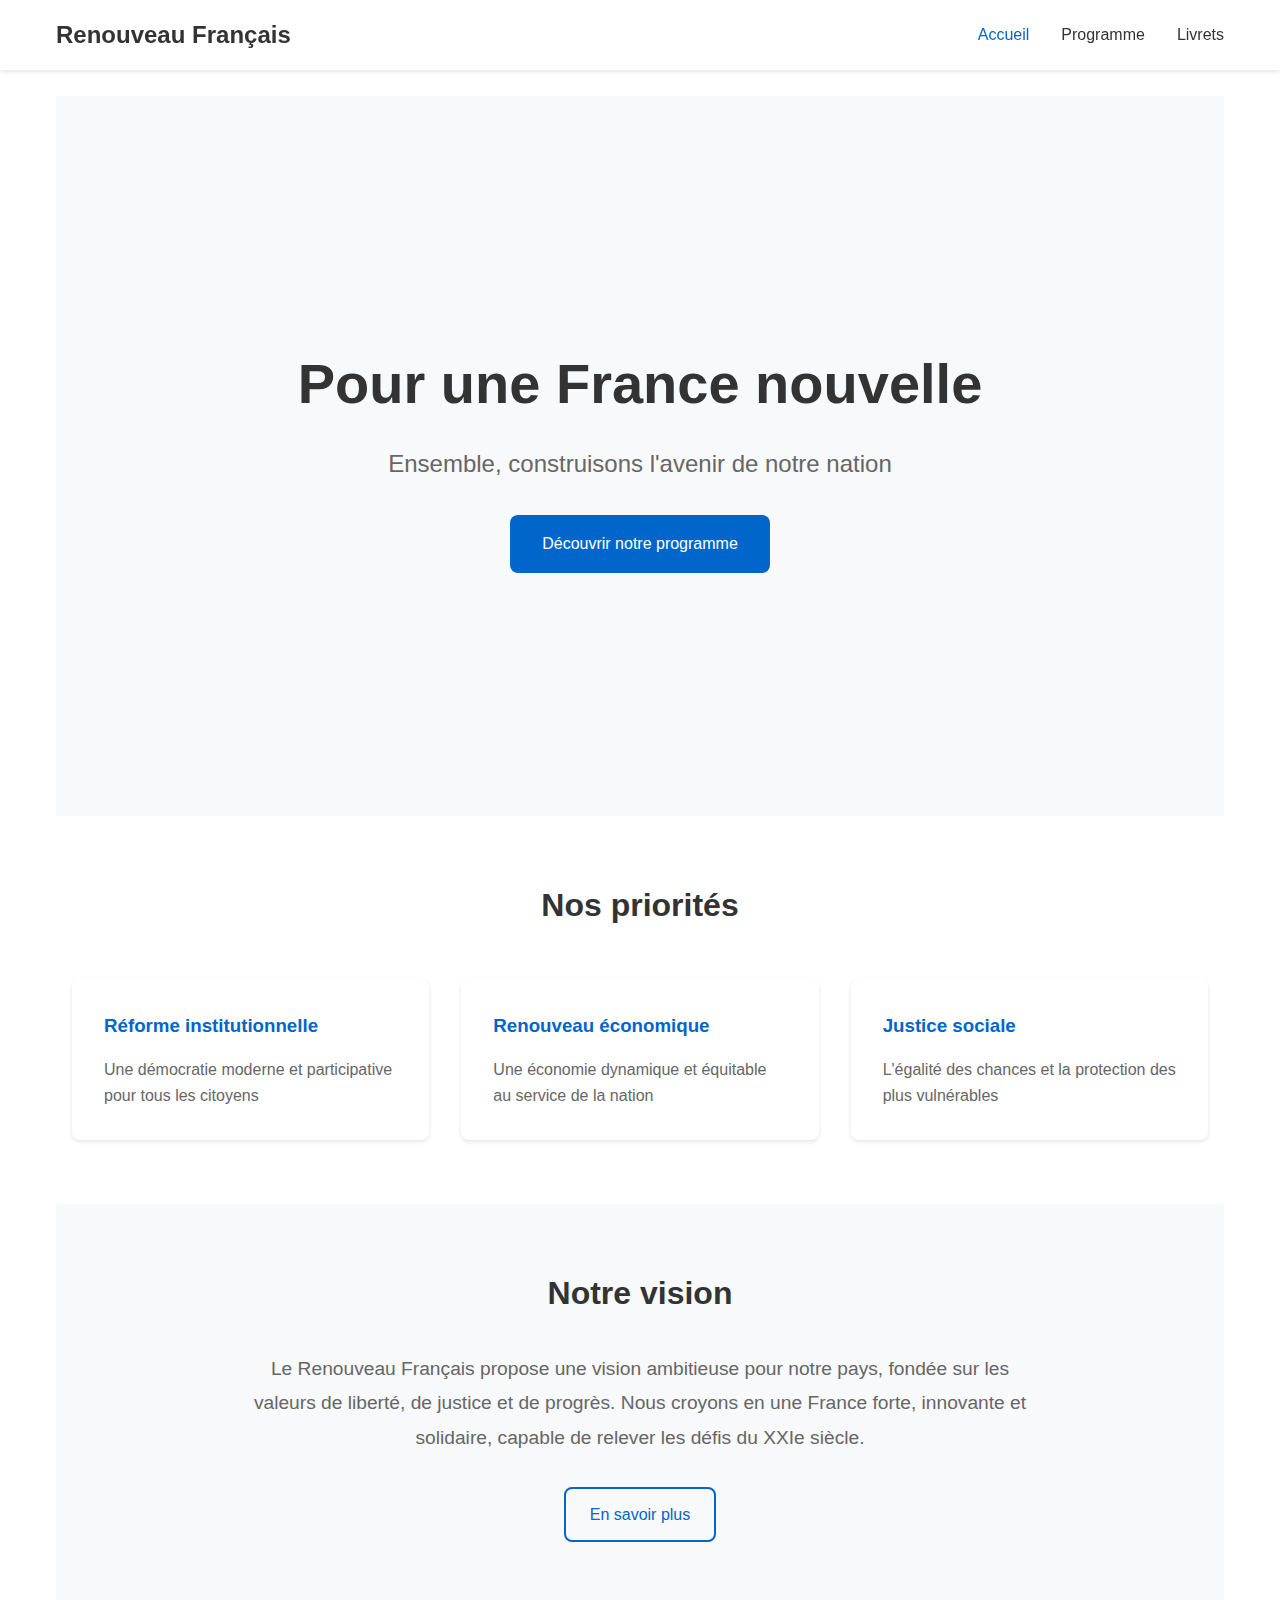
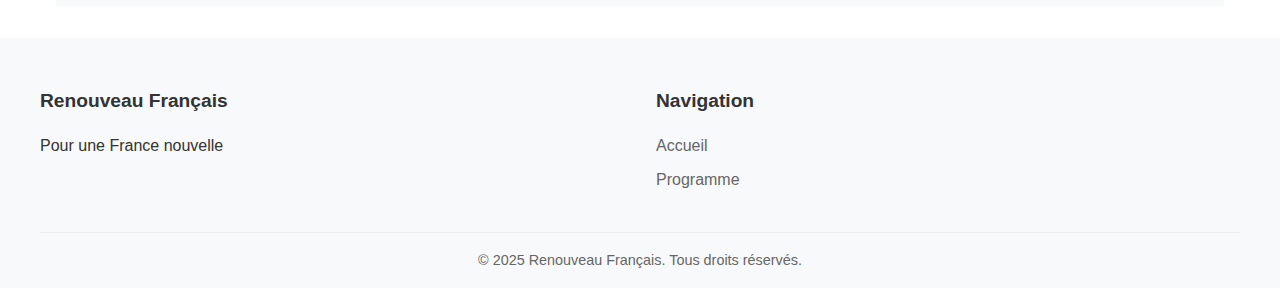
<file: index.html>
<!DOCTYPE html>
<html lang="fr">
  <head>
    <meta charset="UTF-8" />
    <meta name="viewport" content="width=device-width, initial-scale=1.0" />
    <title>Renouveau Français - Pour une France nouvelle</title>
    <link rel="stylesheet" href="styles.css" />
    <link
      rel="stylesheet"
      href="https://cdnjs.cloudflare.com/ajax/libs/font-awesome/6.0.0/css/all.min.css"
    />
  </head>
  <body>
    <header class="main-header">
      <nav>
        <div class="logo">
          <a href="index.html">Renouveau Français</a>
        </div>
        <ul class="nav-links">
          <li><a href="index.html" class="active">Accueil</a></li>
          <li><a href="programme.html">Programme</a></li>
          <li><a href="livrets.html">Livrets</a></li>
        </ul>
      </nav>
    </header>

    <main>
      <section class="hero">
        <div class="hero-content">
          <h1>Pour une France nouvelle</h1>
          <p>Ensemble, construisons l'avenir de notre nation</p>
          <a href="programme.html" class="cta-button"
            >Découvrir notre programme</a
          >
        </div>
      </section>

      <section class="highlights">
        <h2>Nos priorités</h2>
        <div class="highlights-grid">
          <div class="highlight-card">
            <h3>Réforme institutionnelle</h3>
            <p>
              Une démocratie moderne et participative pour tous les citoyens
            </p>
          </div>
          <div class="highlight-card">
            <h3>Renouveau économique</h3>
            <p>Une économie dynamique et équitable au service de la nation</p>
          </div>
          <div class="highlight-card">
            <h3>Justice sociale</h3>
            <p>L'égalité des chances et la protection des plus vulnérables</p>
          </div>
        </div>
      </section>

      <section class="vision">
        <h2>Notre vision</h2>
        <div class="vision-content">
          <p>
            Le Renouveau Français propose une vision ambitieuse pour notre pays,
            fondée sur les valeurs de liberté, de justice et de progrès. Nous
            croyons en une France forte, innovante et solidaire, capable de
            relever les défis du XXIe siècle.
          </p>
          <a href="programme.html" class="secondary-button">En savoir plus</a>
        </div>
      </section>
    </main>

    <footer>
      <div class="footer-content">
        <div class="footer-section">
          <h4>Renouveau Français</h4>
          <p>Pour une France nouvelle</p>
        </div>
        <div class="footer-section">
          <h4>Navigation</h4>
          <ul>
            <li><a href="index.html">Accueil</a></li>
            <li><a href="programme.html">Programme</a></li>
          </ul>
        </div>
      </div>
      <div class="footer-bottom">
        <p>&copy; 2025 Renouveau Français. Tous droits réservés.</p>
      </div>
    </footer>

    <script src="script.js"></script>
  </body>
</html>
</file>
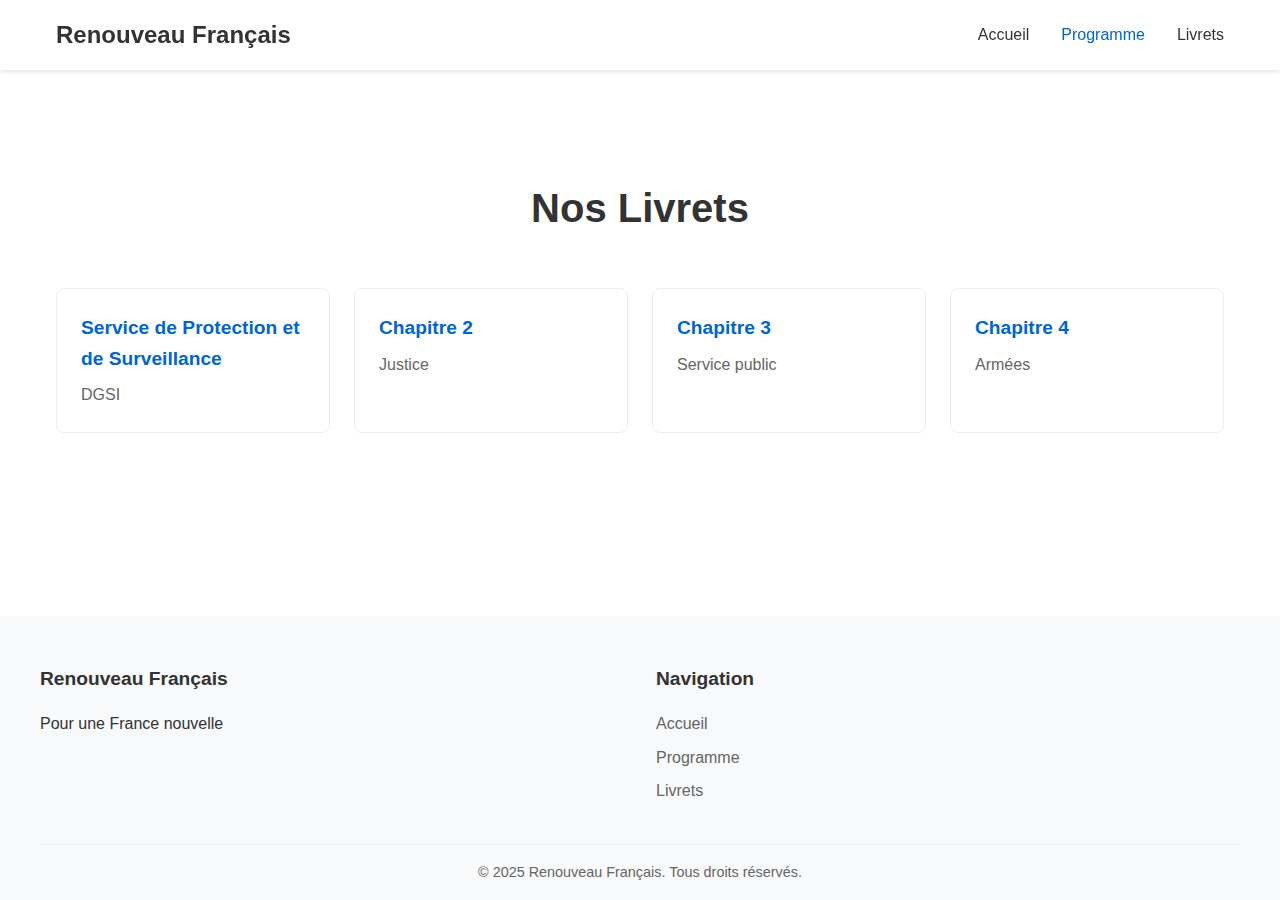
<file: livrets.html>
<!DOCTYPE html>
<html lang="fr">
  <head>
    <meta charset="UTF-8" />
    <meta name="viewport" content="width=device-width, initial-scale=1.0" />
    <title>Livrets - Renouveau Français</title>
    <link rel="stylesheet" href="styles.css" />
  </head>
  <body>
    <header class="main-header">
      <nav>
        <div class="logo">
          <a href="index.html">Renouveau Français</a>
        </div>
        <ul class="nav-links">
          <li><a href="index.html">Accueil</a></li>
          <li><a href="programme.html" class="active">Programme</a></li>
          <li><a href="livrets.html">Livrets</a></li>
        </ul>
      </nav>
    </header>

    <main class="program-container">
      <h1>Nos Livrets</h1>

      <section class="program-section">
        <div class="chapters-grid">
          <a href="livrets/sps.html" class="chapter-card">
            <h3>Service de Protection et de Surveillance</h3>
            <p>DGSI</p>
          </a>
          <a href="chapitres/1-2.html" class="chapter-card">
            <h3>Chapitre 2</h3>
            <p>Justice</p>
          </a>
          <a href="chapitres/1-3.html" class="chapter-card">
            <h3>Chapitre 3</h3>
            <p>Service public</p>
          </a>
          <a href="chapitres/1-4.html" class="chapter-card">
            <h3>Chapitre 4</h3>
            <p>Armées</p>
          </a>
        </div>
      </section>
        </div>
      </section>
    </main>

    <footer>
      <div class="footer-content">
        <div class="footer-section">
          <h4>Renouveau Français</h4>
          <p>Pour une France nouvelle</p>
        </div>
        <div class="footer-section">
          <h4>Navigation</h4>
          <ul>
            <li><a href="index.html">Accueil</a></li>
            <li><a href="programme.html">Programme</a></li>
            <li><a href="livrets.html">Livrets</a></li>
          </ul>
        </div>
      </div>
      <div class="footer-bottom">
        <p>&copy; 2025 Renouveau Français. Tous droits réservés.</p>
      </div>
    </footer>

    <script src="script.js"></script>
  </body>
</html>
</file>
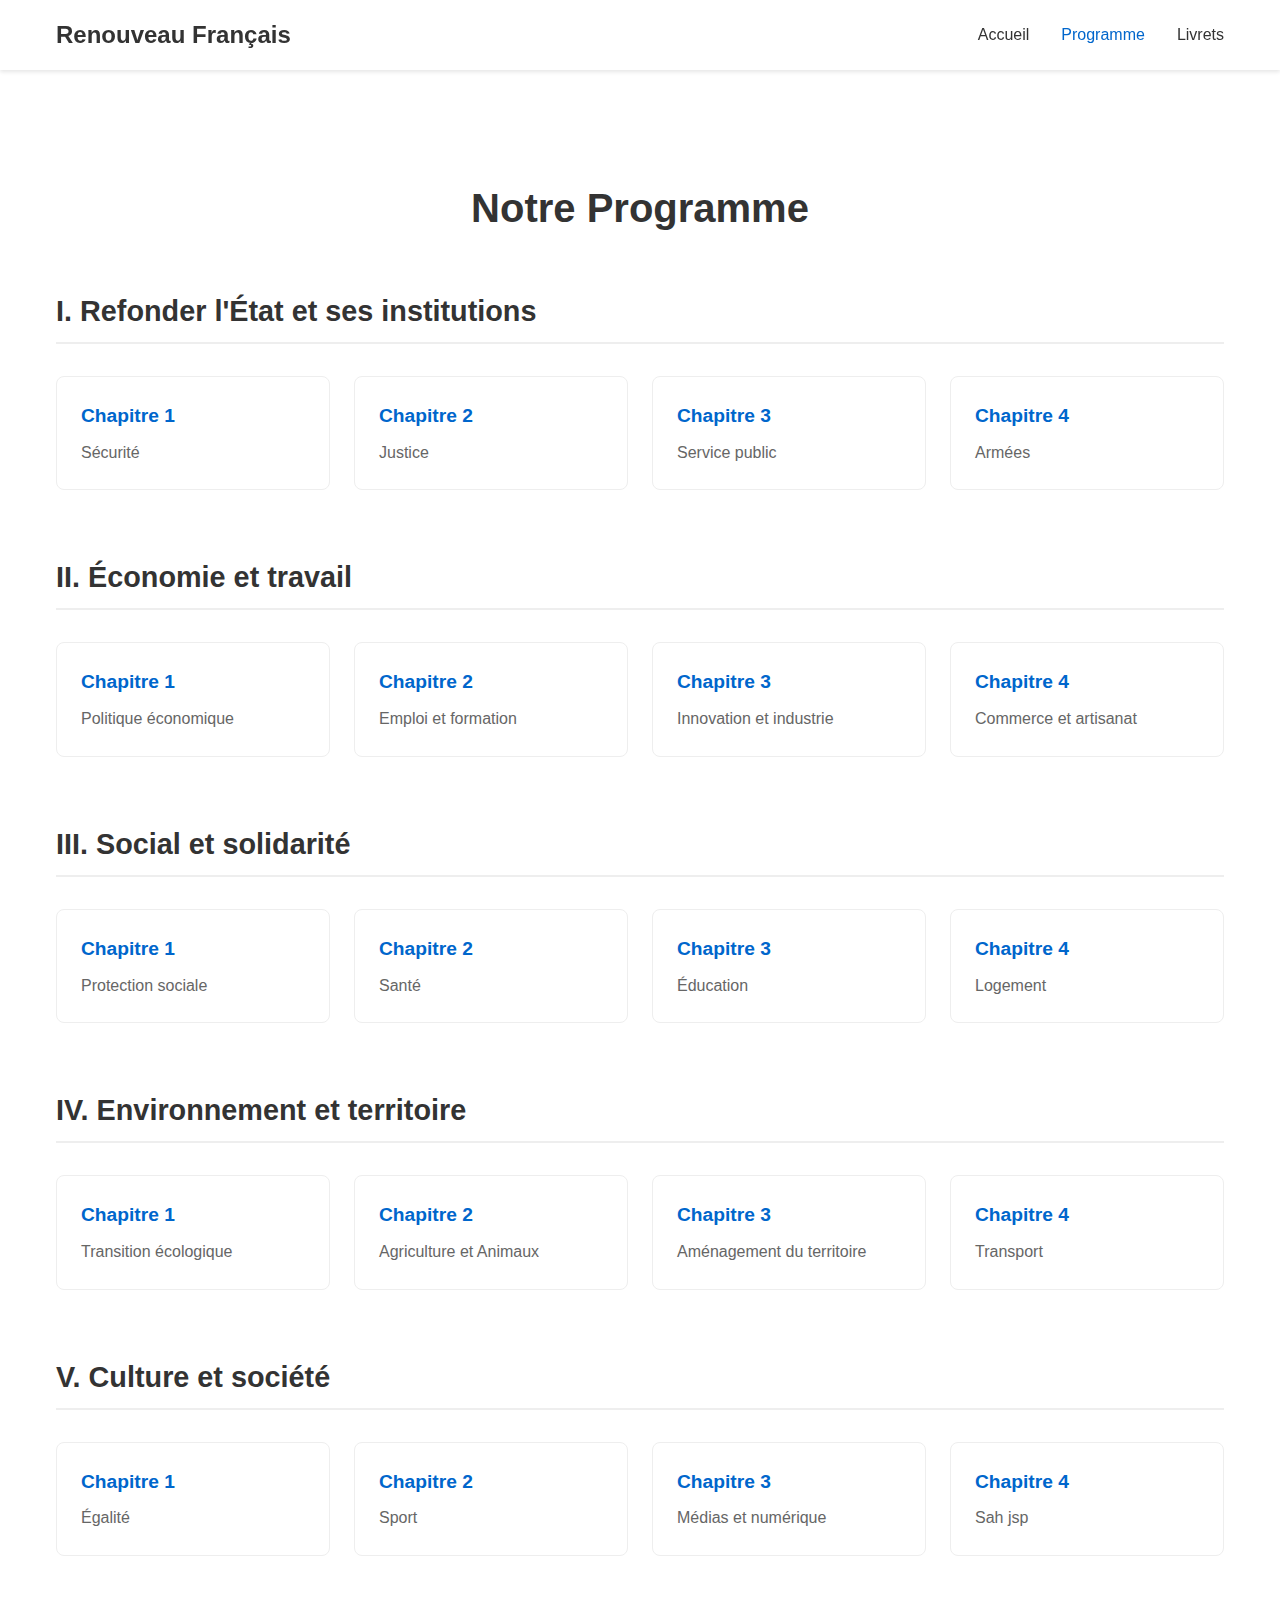
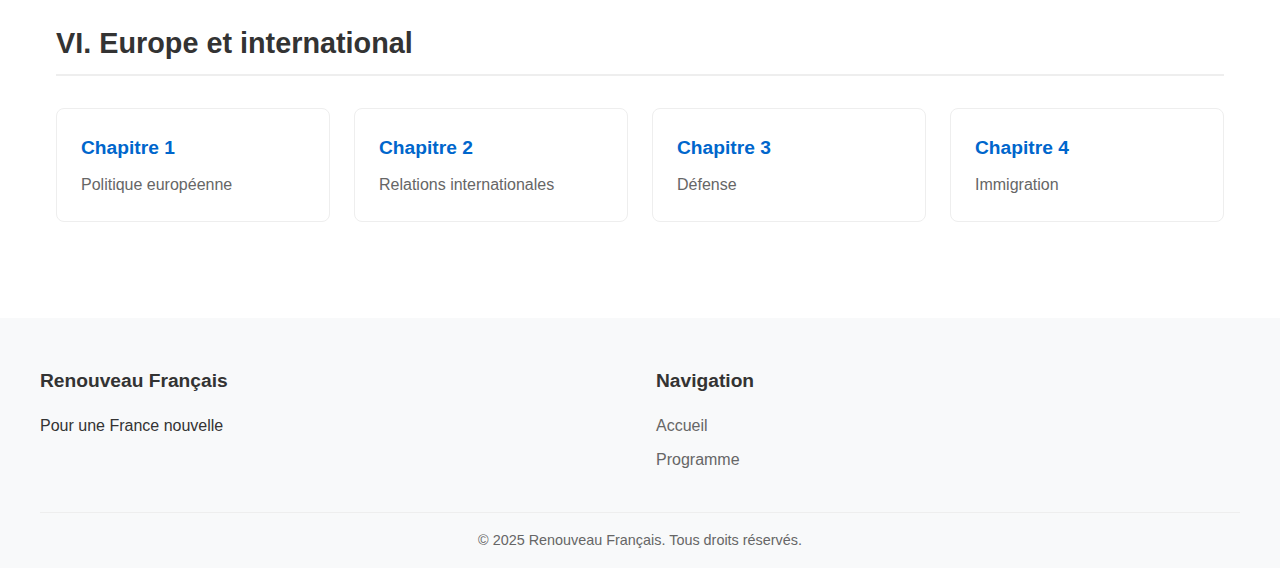
<file: programme.html>
<!DOCTYPE html>
<html lang="fr">
  <head>
    <meta charset="UTF-8" />
    <meta name="viewport" content="width=device-width, initial-scale=1.0" />
    <title>Programme - Renouveau Français</title>
    <link rel="stylesheet" href="styles.css" />
  </head>
  <body>
    <header class="main-header">
      <nav>
        <div class="logo">
          <a href="index.html">Renouveau Français</a>
        </div>
        <ul class="nav-links">
          <li><a href="index.html">Accueil</a></li>
          <li><a href="programme.html" class="active">Programme</a></li>
          <li><a href="livrets.html">Livrets</a></li>
        </ul>
      </nav>
    </header>

    <main class="program-container">
      <h1>Notre Programme</h1>

      <section class="program-section">
        <h2>I. Refonder l'État et ses institutions</h2>
        <div class="chapters-grid">
          <a href="chapitres/1-1.html" class="chapter-card">
            <h3>Chapitre 1</h3>
            <p>Sécurité</p>
          </a>
          <a href="chapitres/1-2.html" class="chapter-card">
            <h3>Chapitre 2</h3>
            <p>Justice</p>
          </a>
          <a href="chapitres/1-3.html" class="chapter-card">
            <h3>Chapitre 3</h3>
            <p>Service public</p>
          </a>
          <a href="chapitres/1-4.html" class="chapter-card">
            <h3>Chapitre 4</h3>
            <p>Armées</p>
          </a>
        </div>
      </section>

      <section class="program-section">
        <h2>II. Économie et travail</h2>
        <div class="chapters-grid">
          <a href="chapitres/2-1.html" class="chapter-card">
            <h3>Chapitre 1</h3>
            <p>Politique économique</p>
          </a>
          <a href="chapitres/2-2.html" class="chapter-card">
            <h3>Chapitre 2</h3>
            <p>Emploi et formation</p>
          </a>
          <a href="chapitres/2-3.html" class="chapter-card">
            <h3>Chapitre 3</h3>
            <p>Innovation et industrie</p>
          </a>
          <a href="chapitres/2-4.html" class="chapter-card">
            <h3>Chapitre 4</h3>
            <p>Commerce et artisanat</p>
          </a>
        </div>
      </section>

      <section class="program-section">
        <h2>III. Social et solidarité</h2>
        <div class="chapters-grid">
          <a href="chapitres/3-1.html" class="chapter-card">
            <h3>Chapitre 1</h3>
            <p>Protection sociale</p>
          </a>
          <a href="chapitres/3-2.html" class="chapter-card">
            <h3>Chapitre 2</h3>
            <p>Santé</p>
          </a>
          <a href="chapitres/3-3.html" class="chapter-card">
            <h3>Chapitre 3</h3>
            <p>Éducation</p>
          </a>
          <a href="chapitres/3-4.html" class="chapter-card">
            <h3>Chapitre 4</h3>
            <p>Logement</p>
          </a>
        </div>
      </section>

      <section class="program-section">
        <h2>IV. Environnement et territoire</h2>
        <div class="chapters-grid">
          <a href="chapitres/4-1.html" class="chapter-card">
            <h3>Chapitre 1</h3>
            <p>Transition écologique</p>
          </a>
          <a href="chapitres/4-2.html" class="chapter-card">
            <h3>Chapitre 2</h3>
            <p>Agriculture et Animaux</p>
          </a>
          <a href="chapitres/4-3.html" class="chapter-card">
            <h3>Chapitre 3</h3>
            <p>Aménagement du territoire</p>
          </a>
          <a href="chapitres/4-4.html" class="chapter-card">
            <h3>Chapitre 4</h3>
            <p>Transport</p>
          </a>
        </div>
      </section>

      <section class="program-section">
        <h2>V. Culture et société</h2>
        <div class="chapters-grid">
          <a href="chapitres/5-1.html" class="chapter-card">
            <h3>Chapitre 1</h3>
            <p>Égalité</p>
          </a>
          <a href="chapitres/5-2.html" class="chapter-card">
            <h3>Chapitre 2</h3>
            <p>Sport</p>
          </a>
          <a href="chapitres/5-3.html" class="chapter-card">
            <h3>Chapitre 3</h3>
            <p>Médias et numérique</p>
          </a>
          <a href="chapitres/5-4.html" class="chapter-card">
            <h3>Chapitre 4</h3>
            <p>Sah jsp</p>
          </a>
        </div>
      </section>

      <section class="program-section">
        <h2>VI. Europe et international</h2>
        <div class="chapters-grid">
          <a href="chapitres/6-1.html" class="chapter-card">
            <h3>Chapitre 1</h3>
            <p>Politique européenne</p>
          </a>
          <a href="chapitres/6-2.html" class="chapter-card">
            <h3>Chapitre 2</h3>
            <p>Relations internationales</p>
          </a>
          <a href="chapitres/6-3.html" class="chapter-card">
            <h3>Chapitre 3</h3>
            <p>Défense</p>
          </a>
          <a href="chapitres/6-4.html" class="chapter-card">
            <h3>Chapitre 4</h3>
            <p>Immigration</p>
          </a>
        </div>
      </section>
    </main>

    <footer>
      <div class="footer-content">
        <div class="footer-section">
          <h4>Renouveau Français</h4>
          <p>Pour une France nouvelle</p>
        </div>
        <div class="footer-section">
          <h4>Navigation</h4>
          <ul>
            <li><a href="index.html">Accueil</a></li>
            <li><a href="programme.html">Programme</a></li>
          </ul>
        </div>
      </div>
      <div class="footer-bottom">
        <p>&copy; 2025 Renouveau Français. Tous droits réservés.</p>
      </div>
    </footer>

    <script src="script.js"></script>
  </body>
</html>
</file>
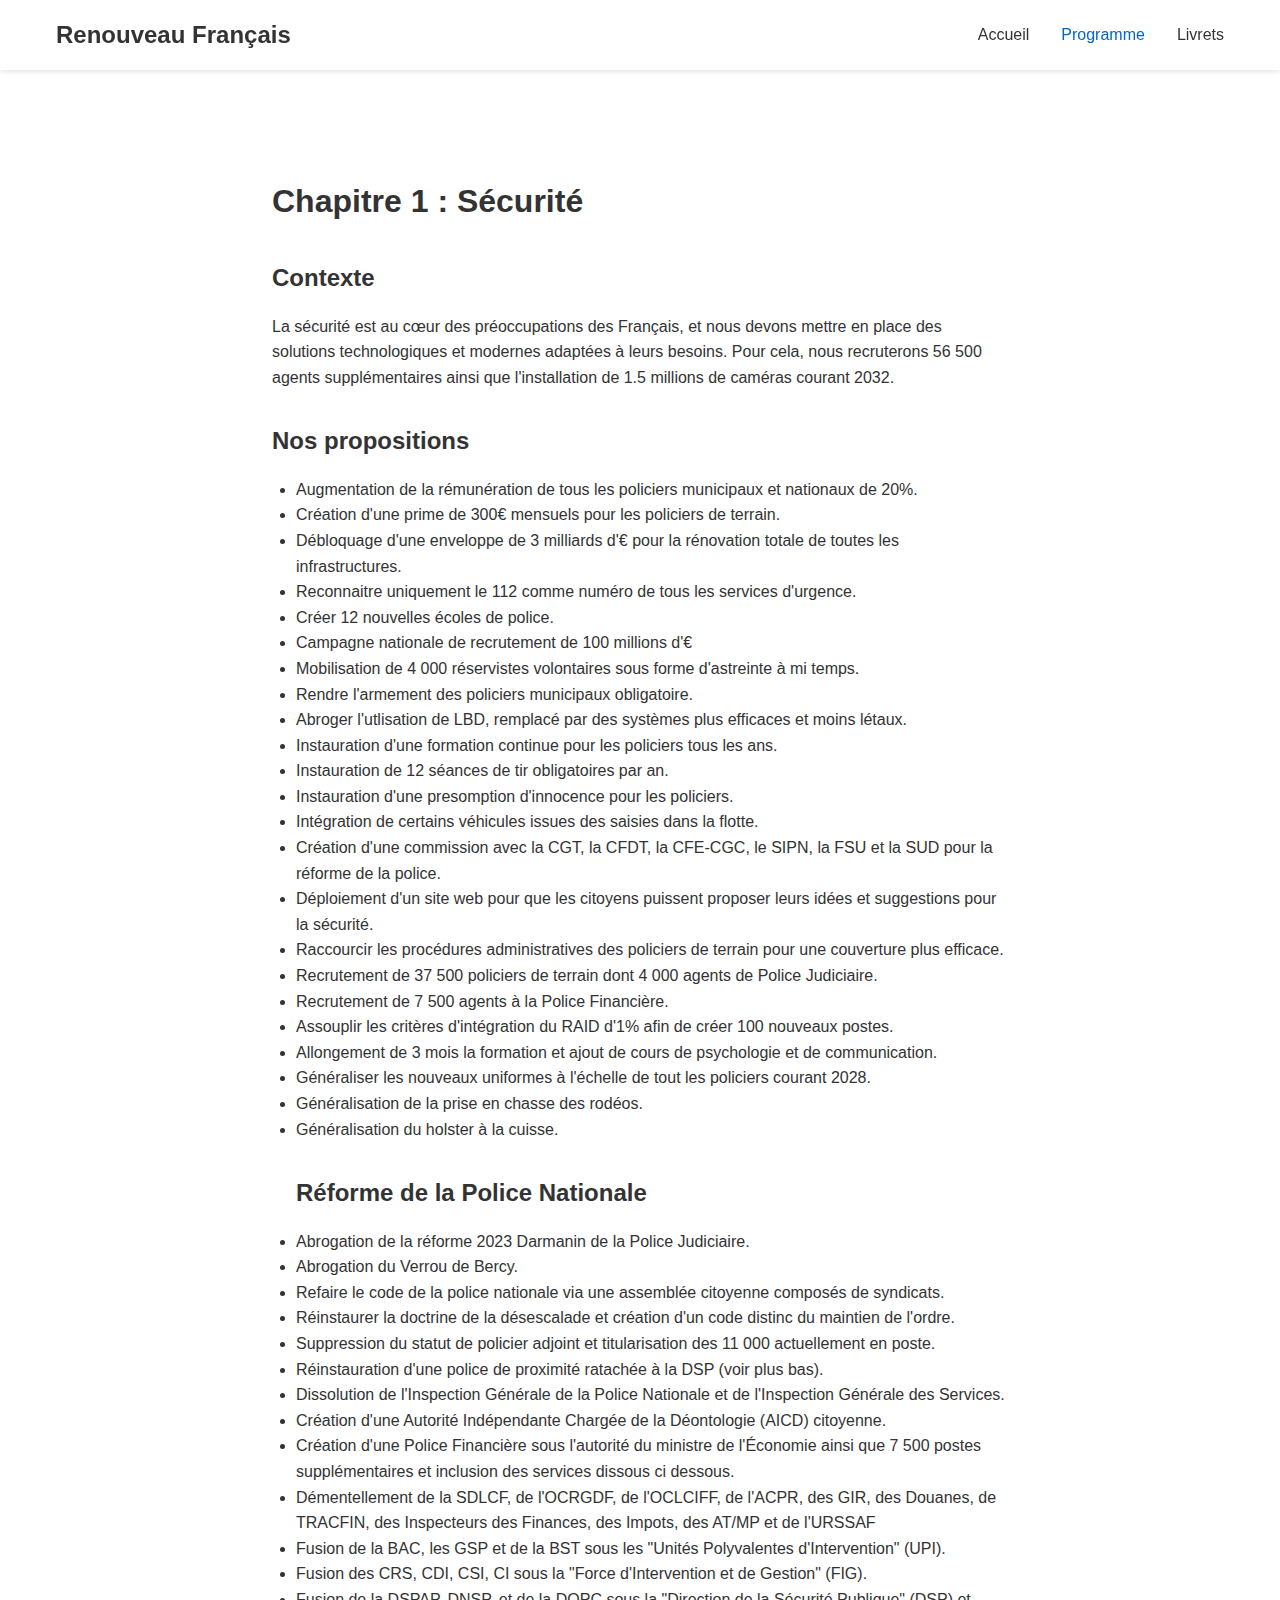
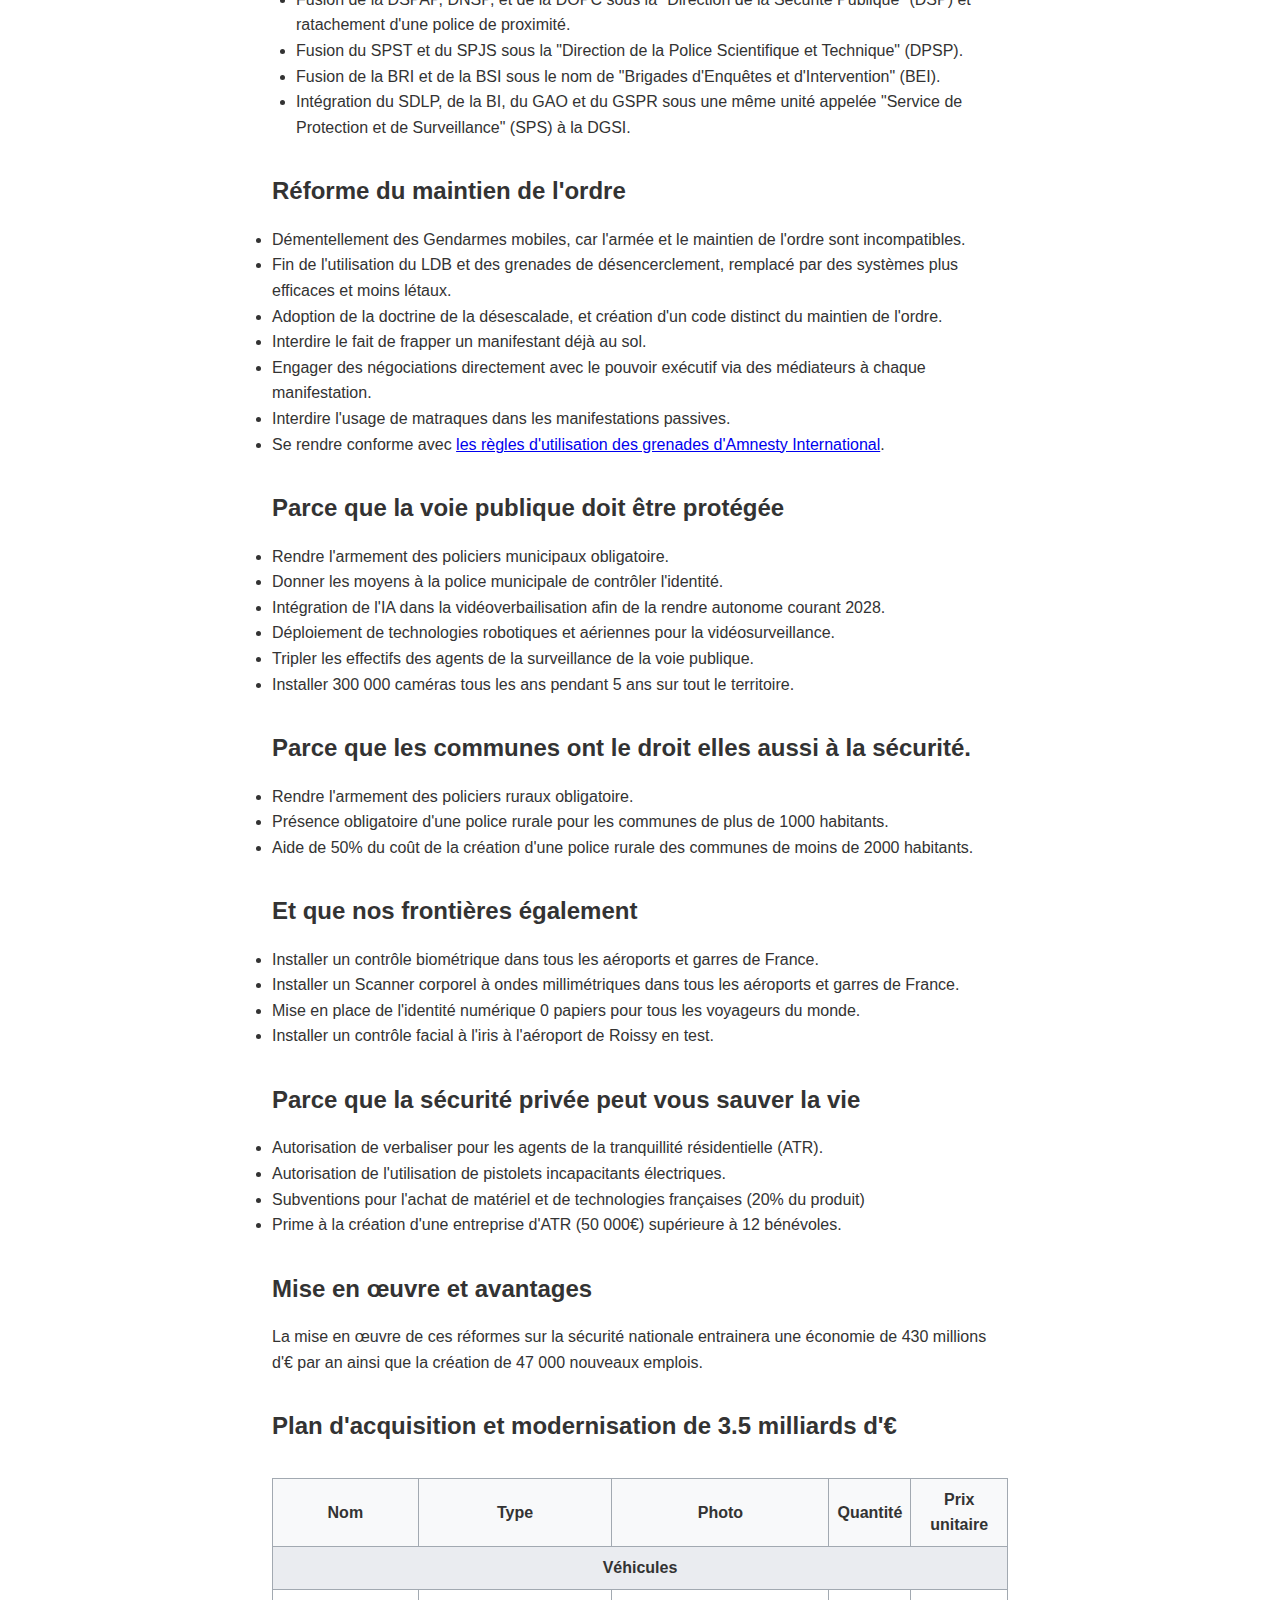
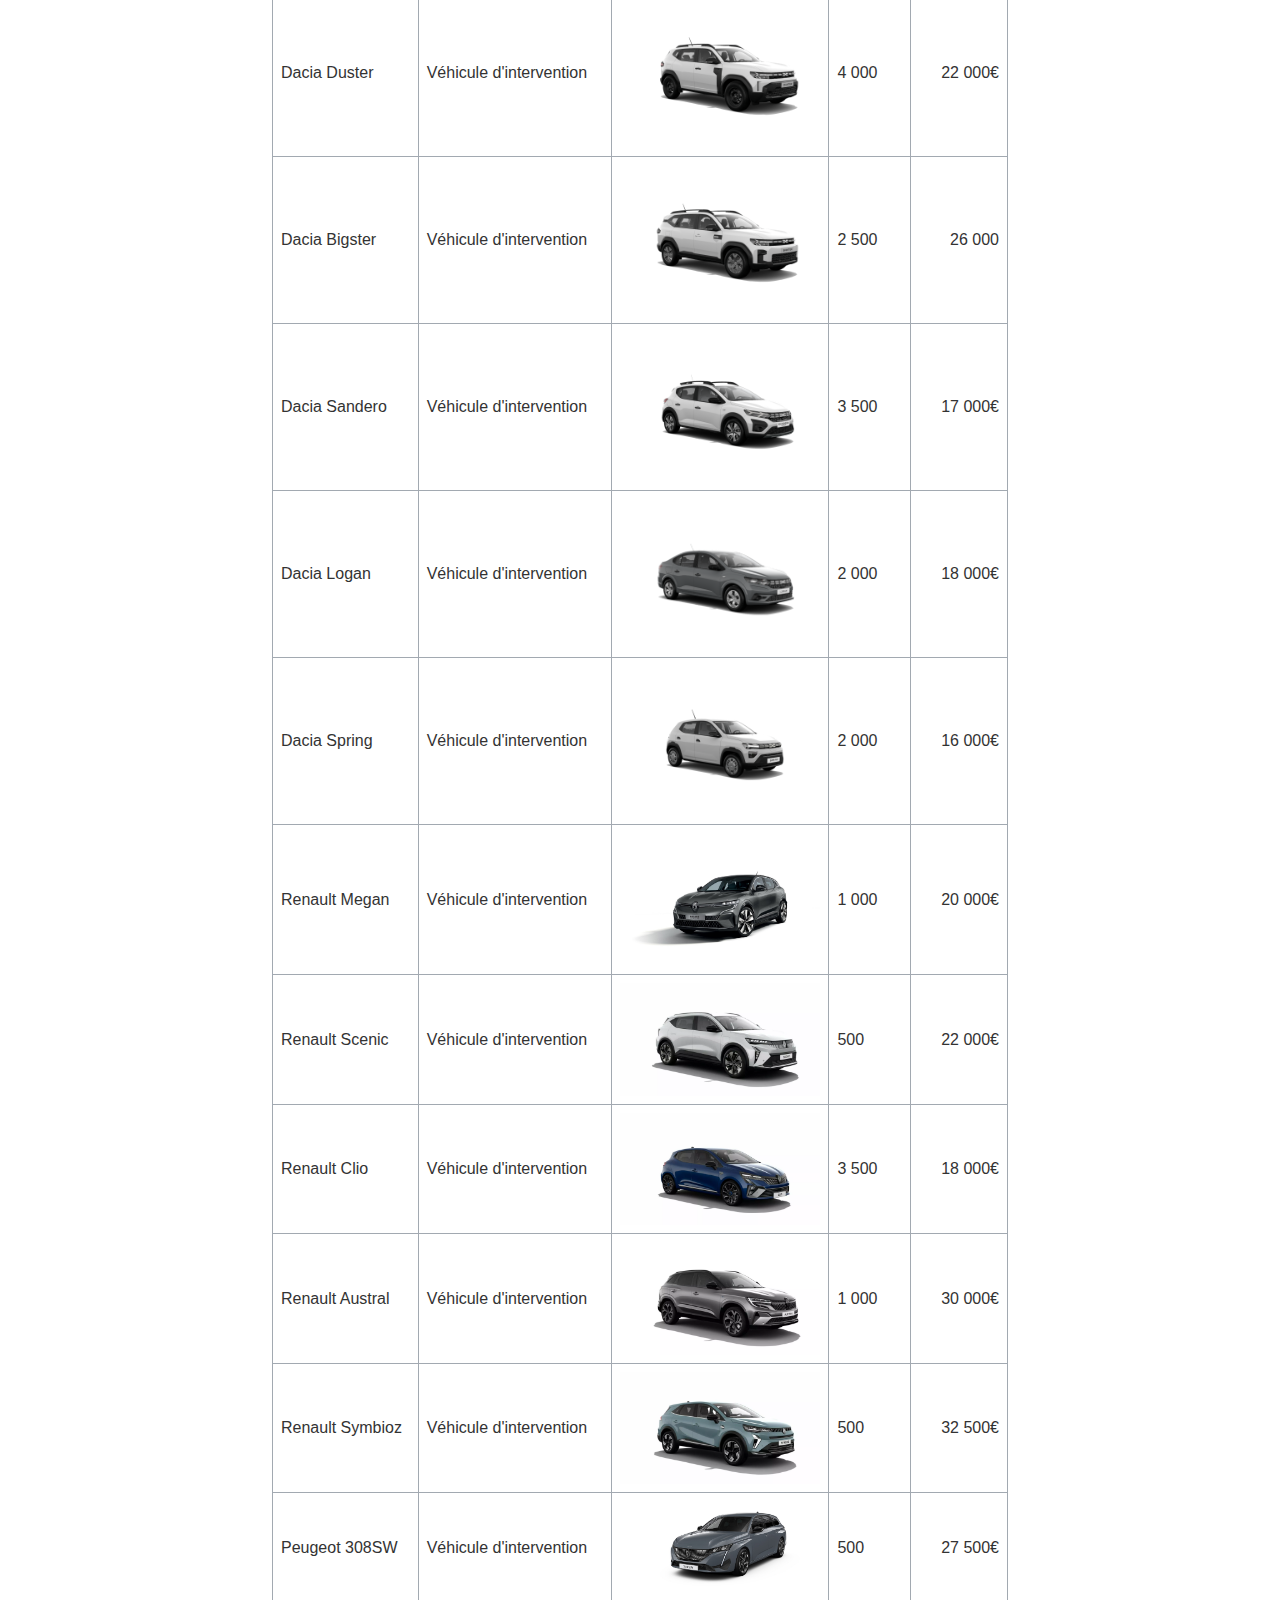
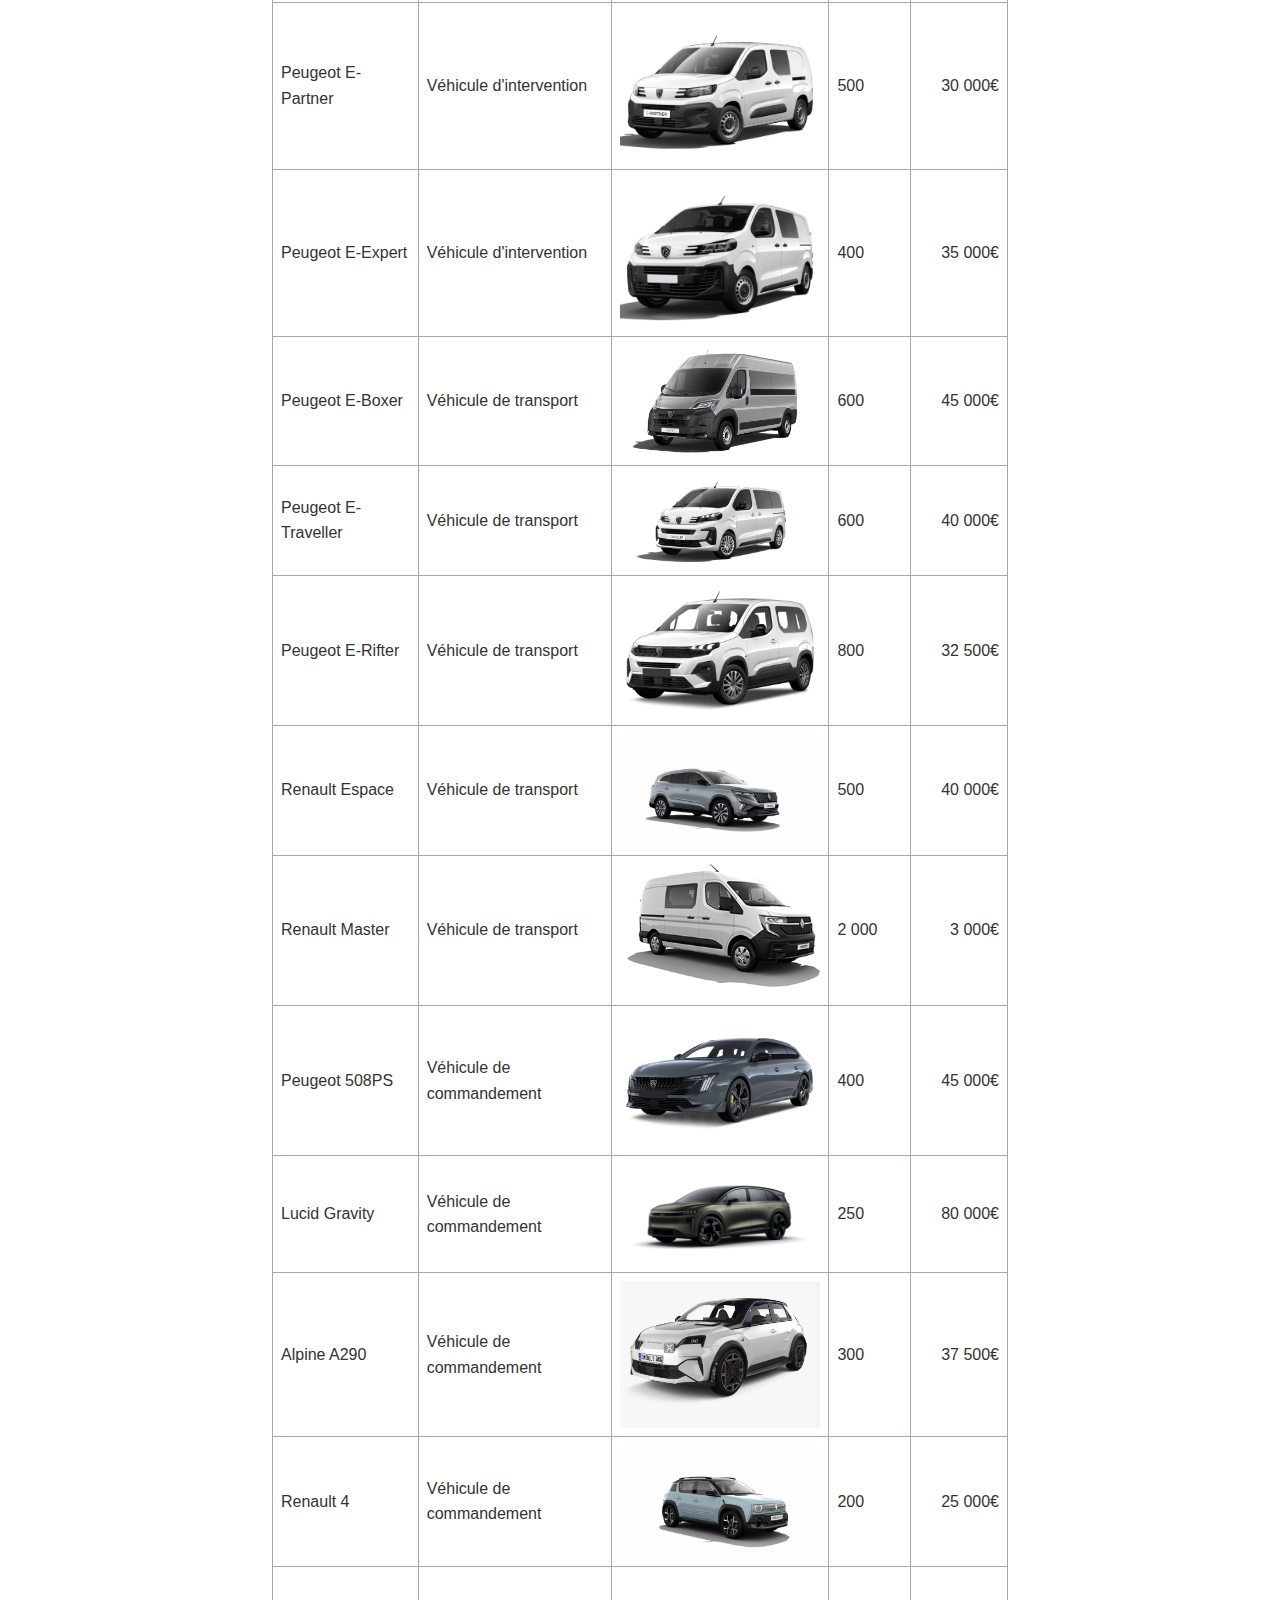
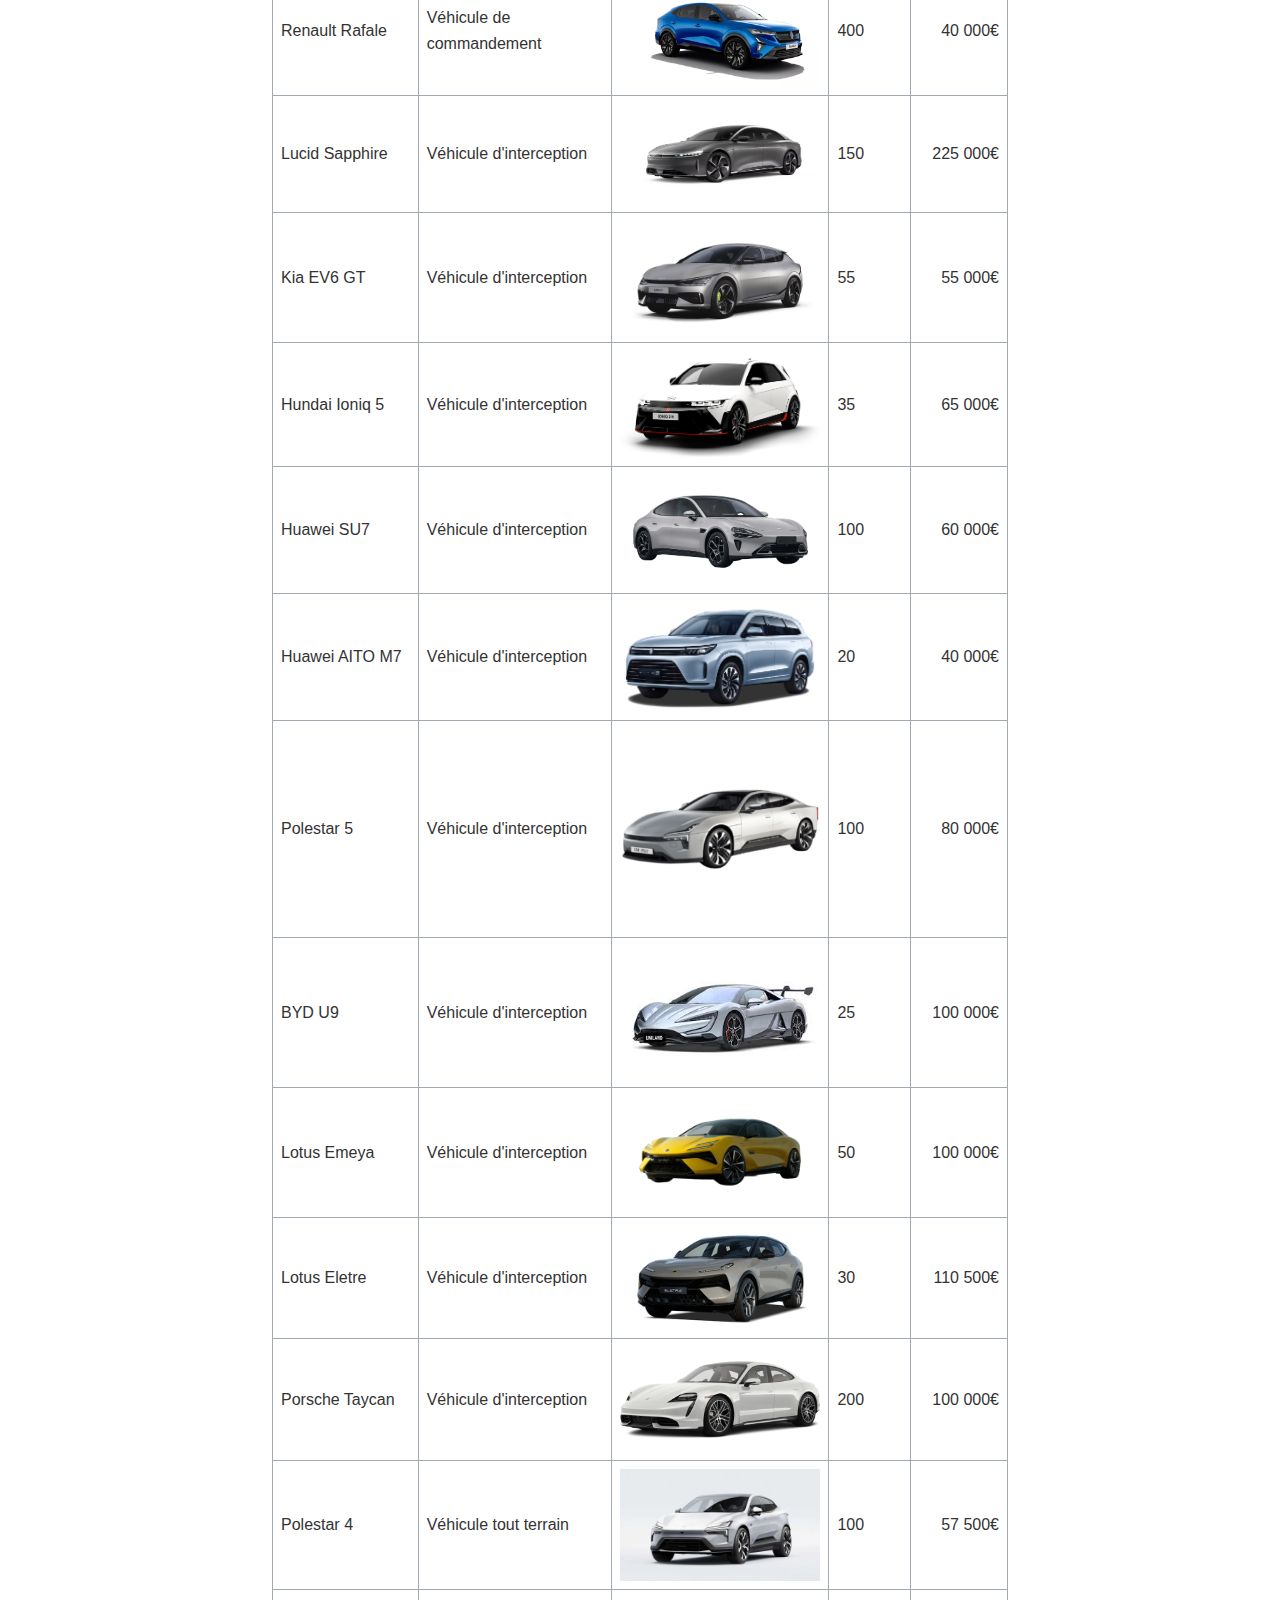
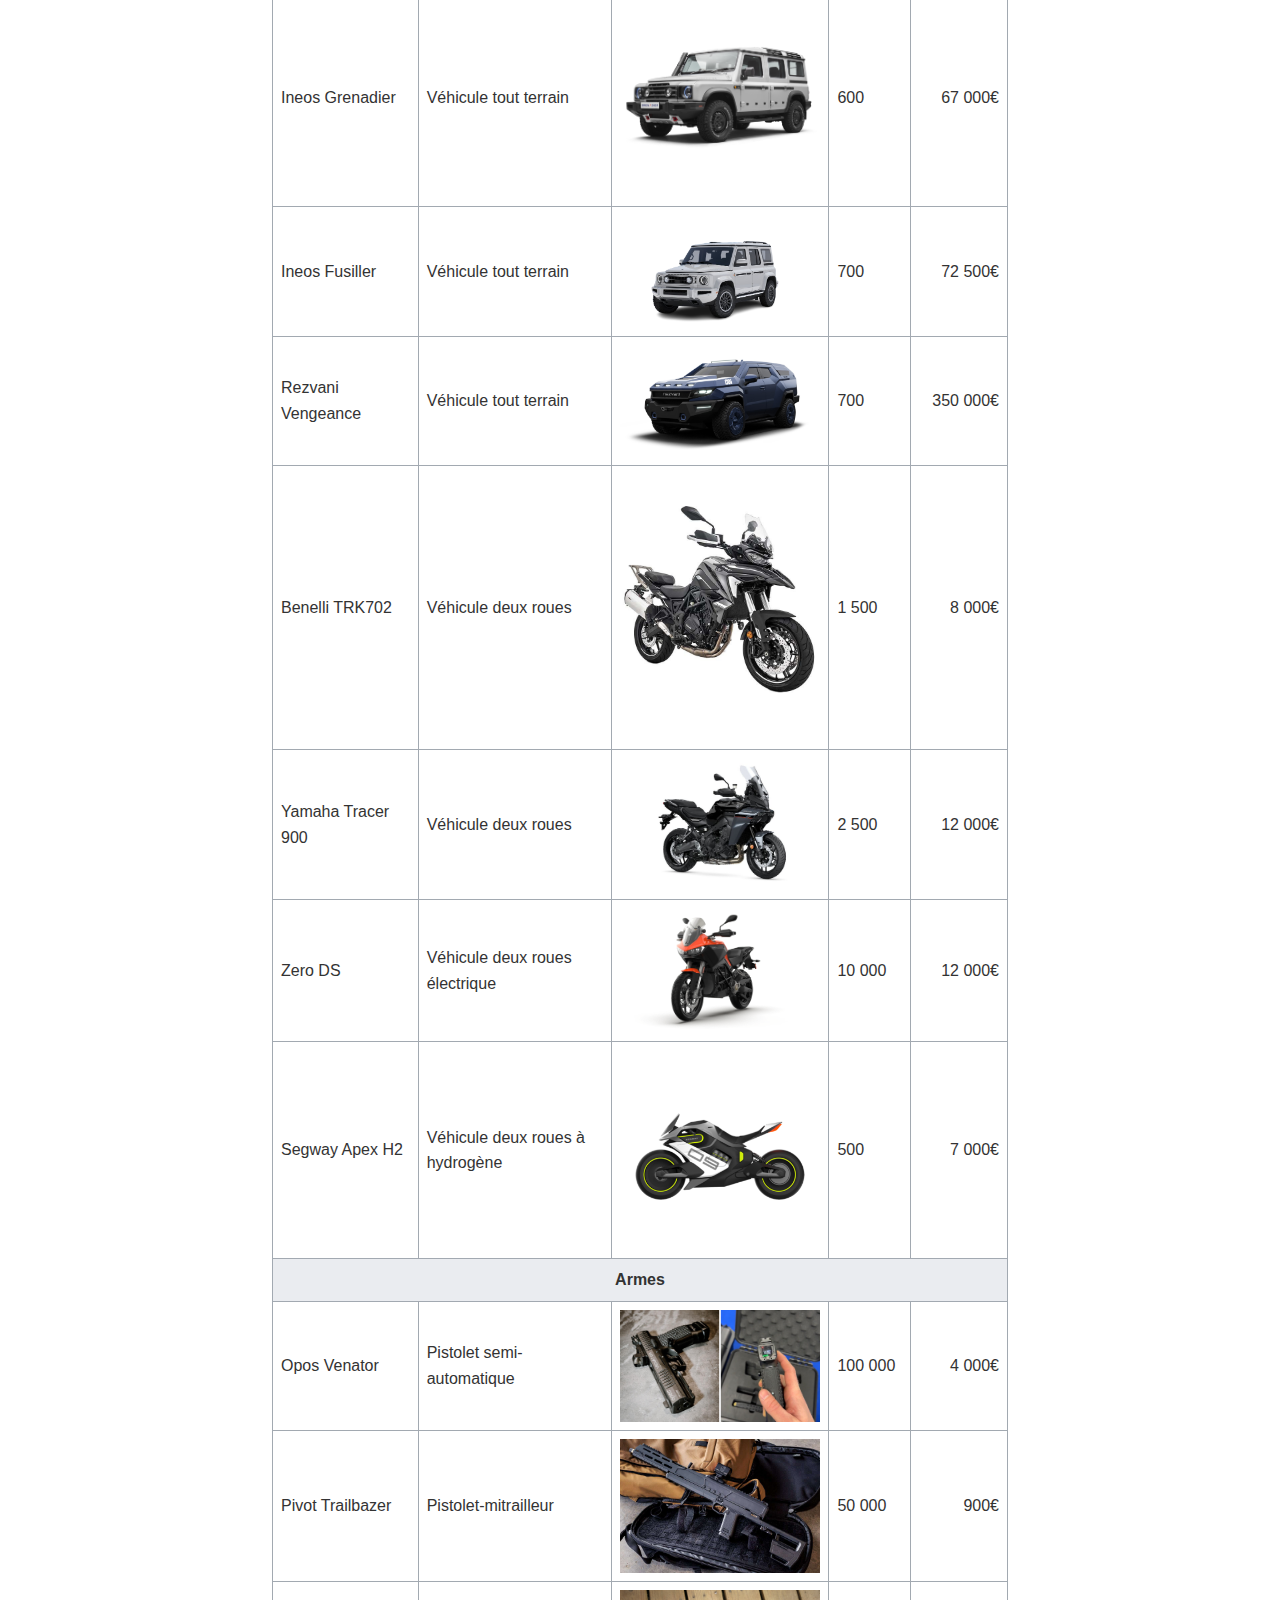
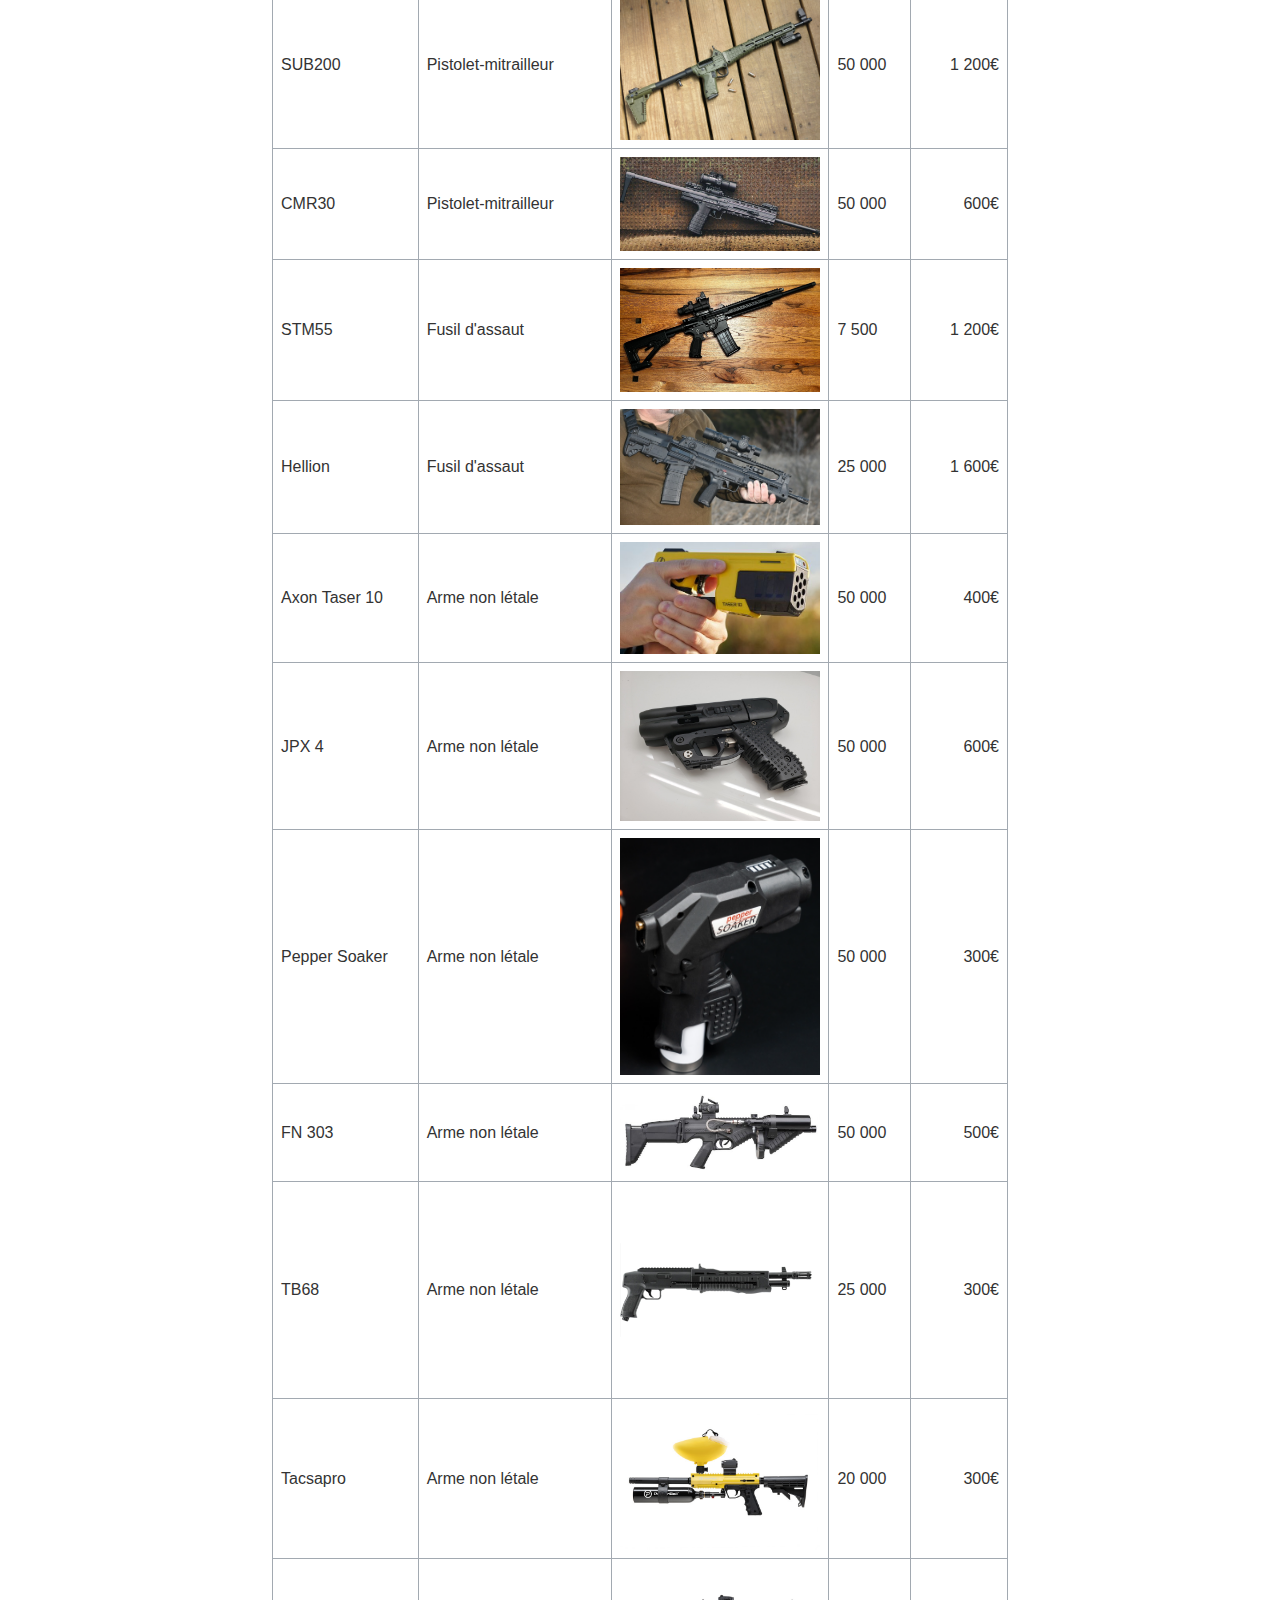
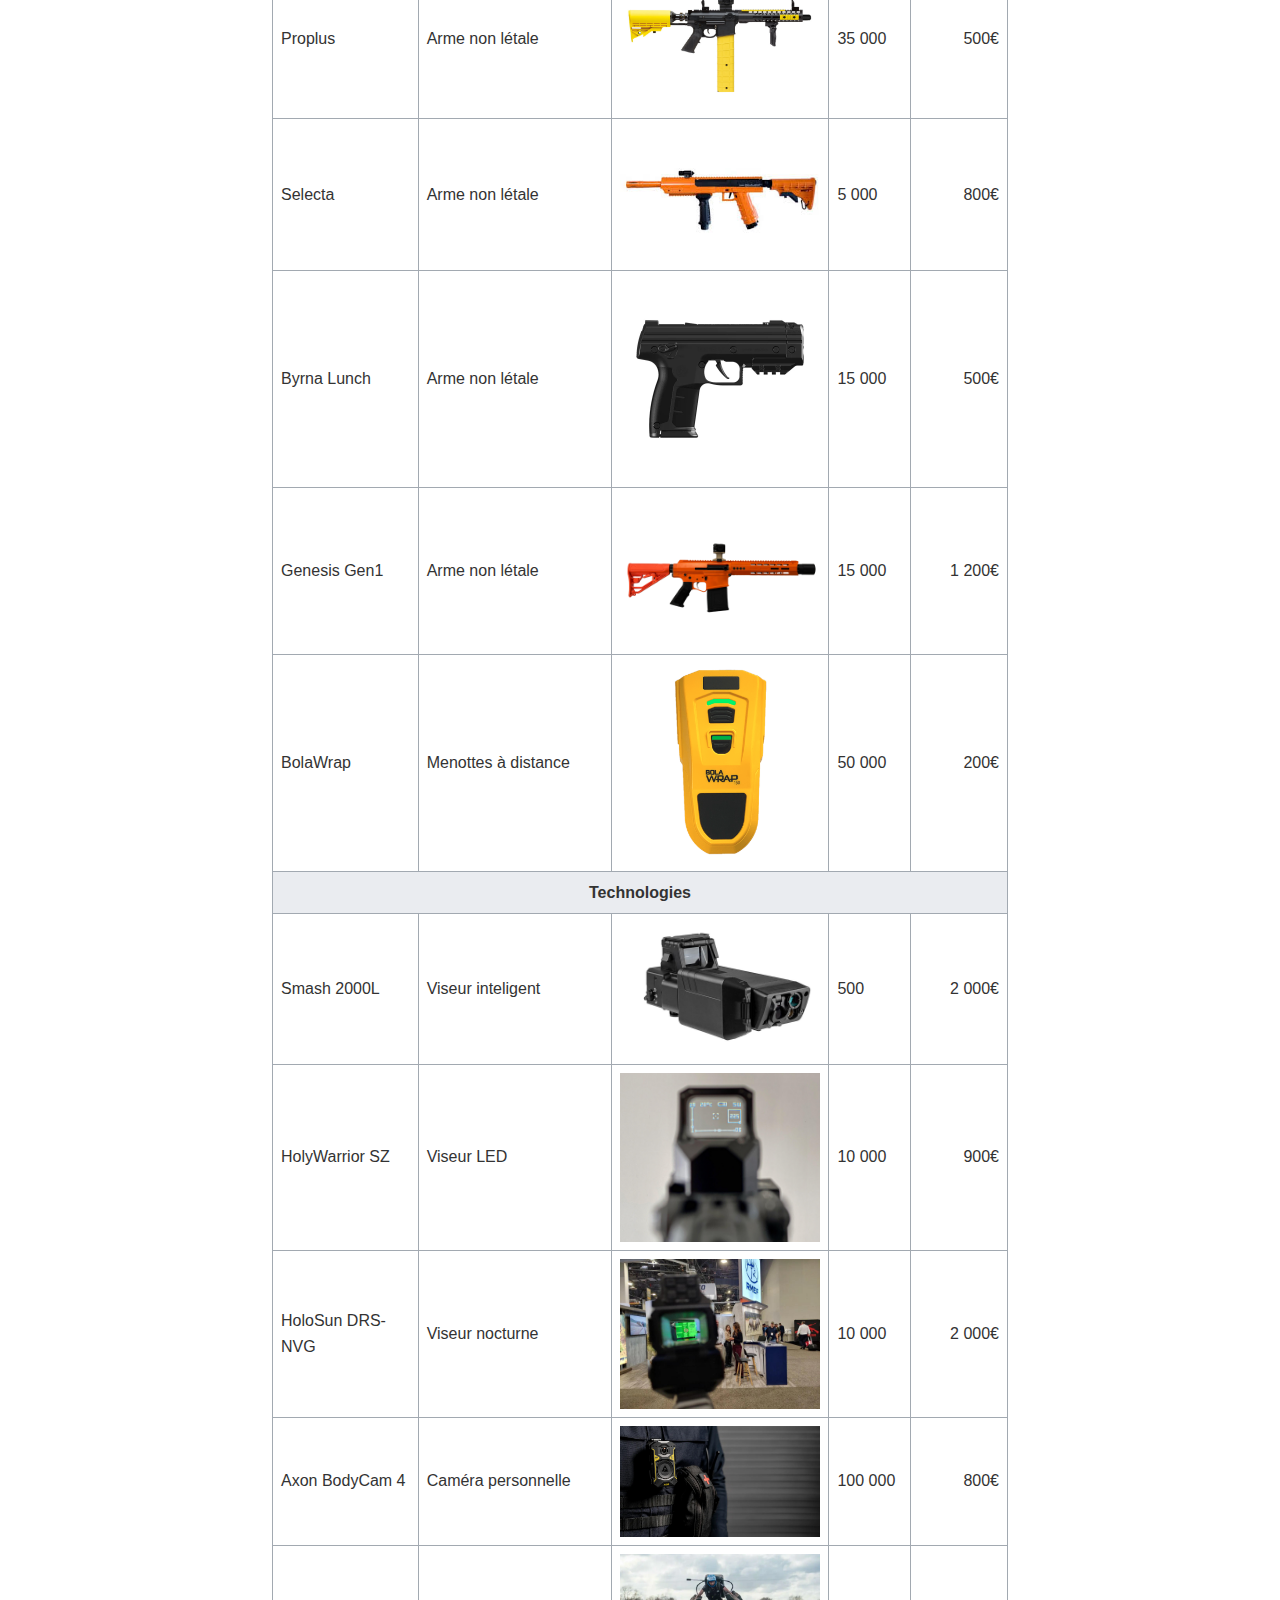
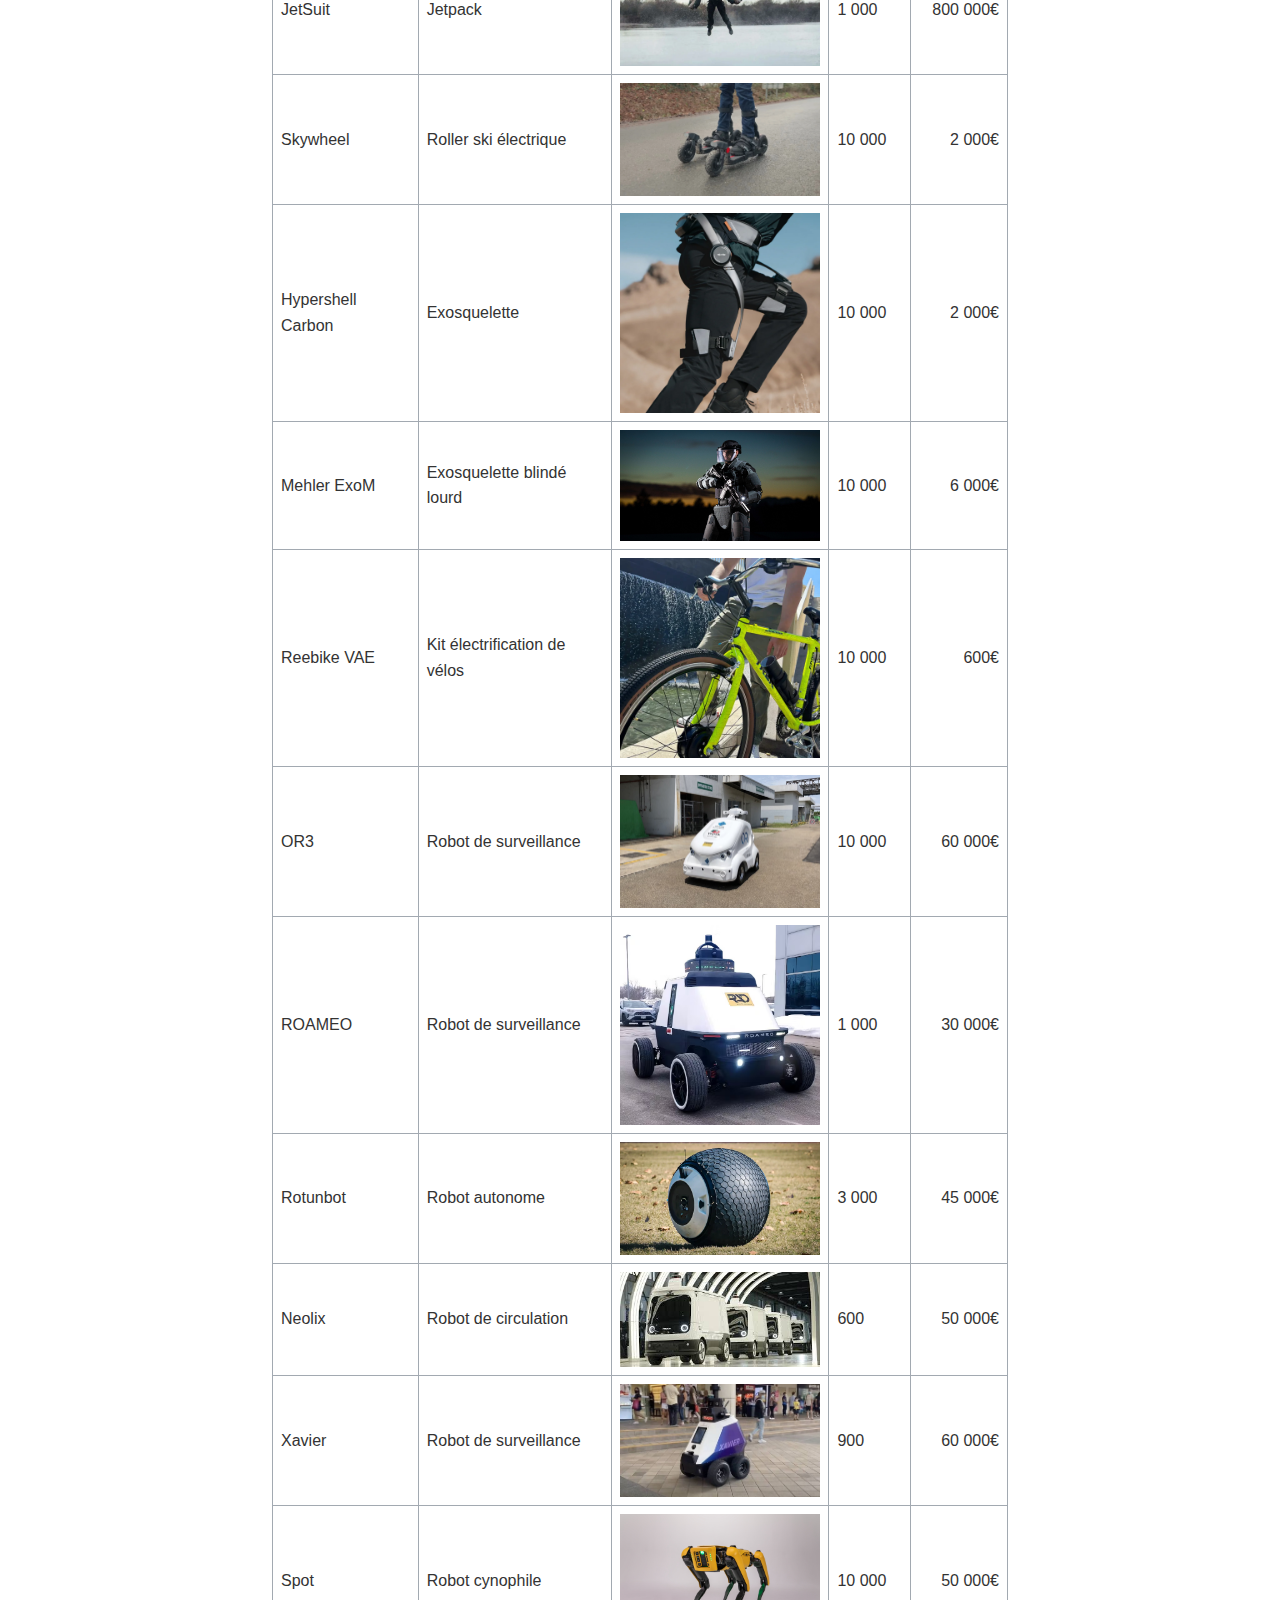
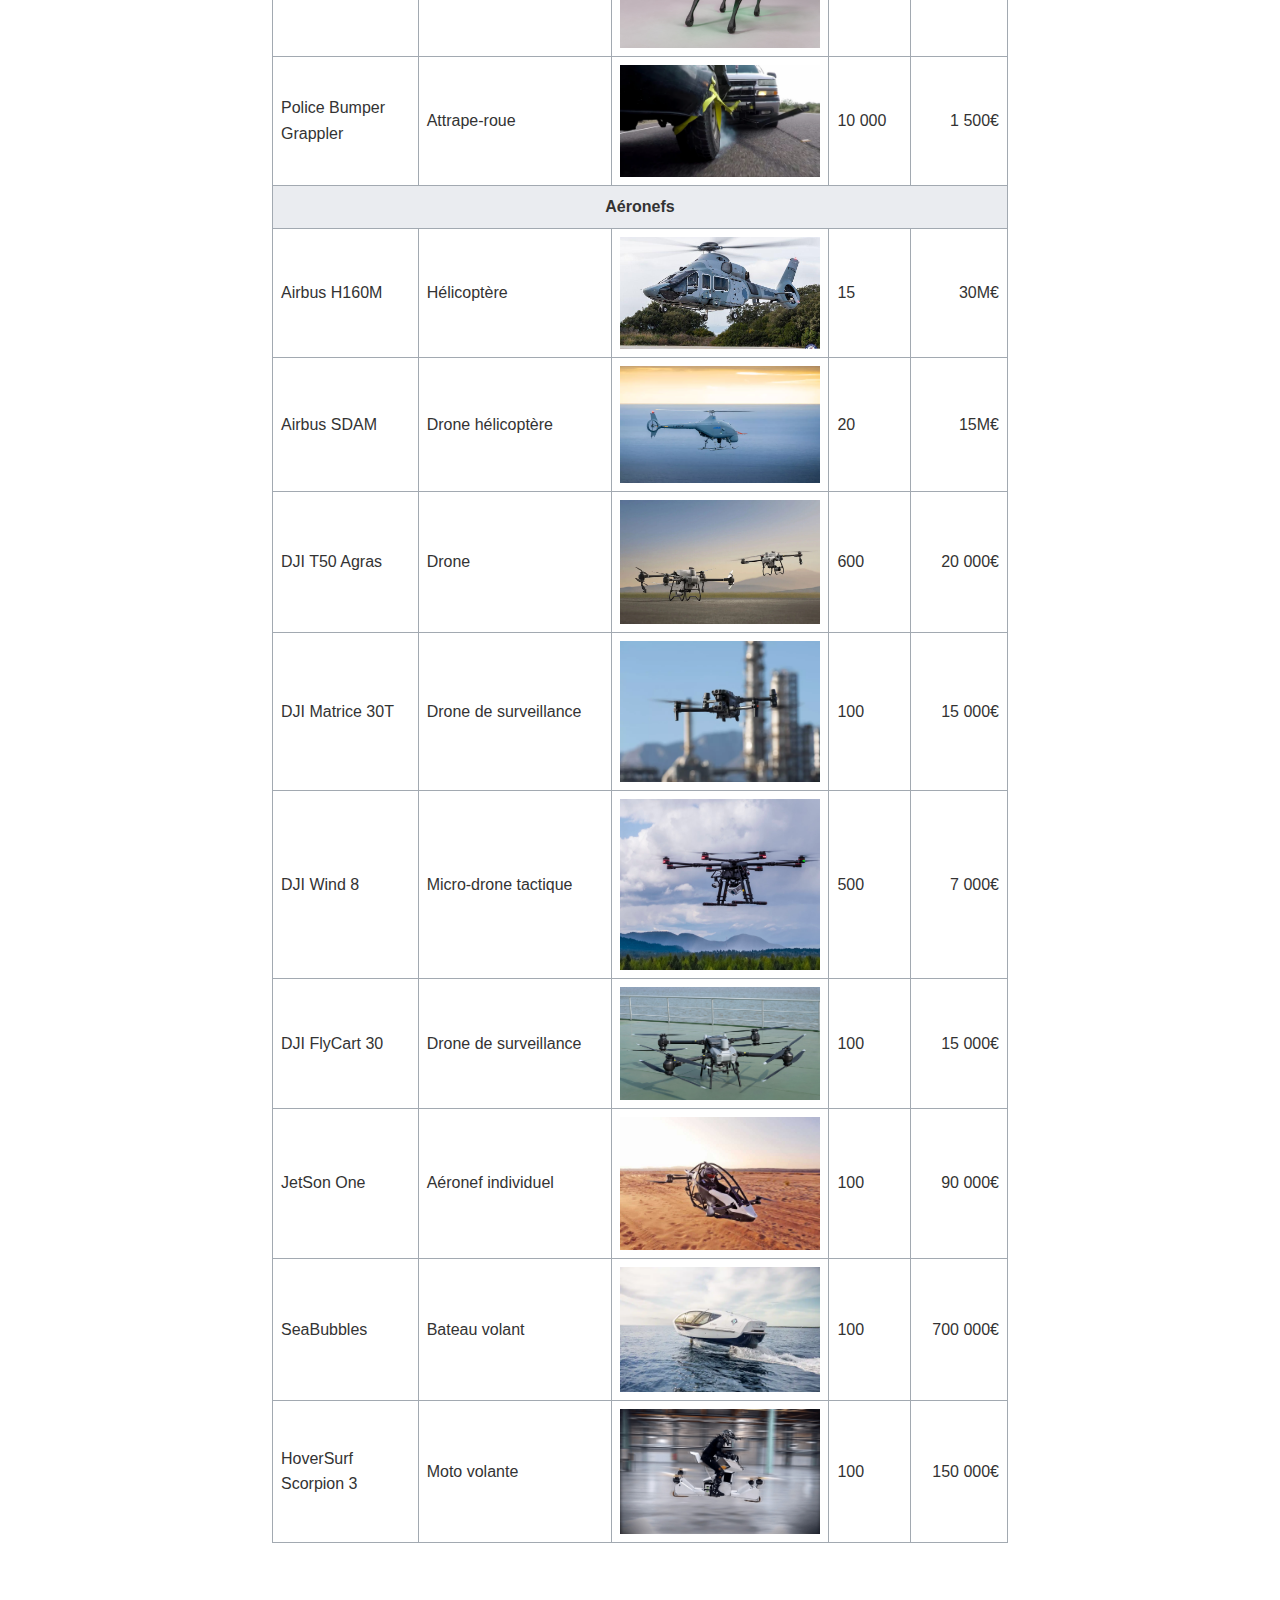
<file: chapitres/1-1.html>
<!DOCTYPE html>
<html lang="fr">
  <head>
    <meta charset="UTF-8" />
    <meta name="viewport" content="width=device-width, initial-scale=1.0" />
    <title>Sécurité - Renouveau Français</title>
    <link rel="stylesheet" href="../styles.css" />
  </head>
  <body>
    <header class="main-header">
      <nav>
        <div class="logo">
          <a href="../index.html">Renouveau Français</a>
        </div>
        <ul class="nav-links">
          <li><a href="../index.html">Accueil</a></li>
          <li><a href="../programme.html" class="active">Programme</a></li>
          <li><a href="../livrets.html">Livrets</a></li>
        </ul>
      </nav>
    </header>

    <main class="chapter-content">
      <h1>Chapitre 1 : Sécurité</h1>

      <section>
        <h2>Contexte</h2>
        <p>
          La sécurité est au cœur des préoccupations des Français, et nous
          devons mettre en place des solutions technologiques et modernes adaptées à leurs besoins. Pour cela, nous recruterons 56 500 agents supplémentaires ainsi que l'installation de 1.5 millions de caméras courant 2032.
        </p>
      </section>

      <section>
        <h2>Nos propositions</h2>
        <ul>
        <li>Augmentation de la rémunération de tous les policiers municipaux et nationaux de 20%.</li>
        <li>Création d'une prime de 300€ mensuels pour les policiers de terrain.</li>
        <li>Débloquage d'une enveloppe de 3 milliards d'€ pour la rénovation totale de toutes les infrastructures.</li>
        <li>Reconnaitre uniquement le 112 comme numéro de tous les services d'urgence.</li>
        <li>Créer 12 nouvelles écoles de police.</li>
        <li>Campagne nationale de recrutement de 100 millions d'€</li>
        <li>Mobilisation de 4 000 réservistes volontaires sous forme d'astreinte à mi temps.</li>
        <li>Rendre l'armement des policiers municipaux obligatoire.</li>
        <li>Abroger l'utlisation de LBD, remplacé par des systèmes plus efficaces et moins létaux.</li>
        <li>Instauration d'une formation continue pour les policiers tous les ans.</li>
        <li>Instauration de 12 séances de tir obligatoires par an.</li>
        <li>Instauration d'une presomption d'innocence pour les policiers.</li>
        <li>Intégration de certains véhicules issues des saisies dans la flotte.</li>
        <li>Création d'une commission avec la CGT, la CFDT, la CFE-CGC, le SIPN, la FSU et la SUD pour la réforme de la police.</li>
        <li>Déploiement d'un site web pour que les citoyens puissent proposer leurs idées et suggestions pour la sécurité.</li>
        <li>Raccourcir les procédures administratives des policiers de terrain pour une couverture plus efficace.</li>
        <li>Recrutement de 37 500 policiers de terrain dont 4 000 agents de Police Judiciaire.</li>
        <li>Recrutement de 7 500 agents à la Police Financière.</li>
        <li>Assouplir les critères d'intégration du RAID d'1% afin de créer 100 nouveaux postes.</li>
        <li>Allongement de 3 mois la formation et ajout de cours de psychologie et de communication.</li>
        <li>Généraliser les nouveaux uniformes à l'échelle de tout les policiers courant 2028.</li>
        <li>Généralisation de la prise en chasse des rodéos.</li>
        <li>Généralisation du holster à la cuisse.</li>

        <h2>Réforme de la Police Nationale</h2>
        <li>Abrogation de la réforme 2023 Darmanin de la Police Judiciaire.</li>
        <li>Abrogation du Verrou de Bercy.</li>
        <li>Refaire le code de la police nationale via une assemblée citoyenne composés de syndicats.</li>
        <li>Réinstaurer la doctrine de la désescalade et création d'un code distinc du maintien de l'ordre.</li>
        <li>Suppression du statut de policier adjoint et titularisation des 11 000 actuellement en poste.</li>
        <li>Réinstauration d'une police de proximité ratachée à la DSP (voir plus bas).</li>
        <li>Dissolution de l'Inspection Générale de la Police Nationale et de l'Inspection Générale des Services.</li>
        <li>Création d'une Autorité Indépendante Chargée de la Déontologie (AICD) citoyenne.</li>
        <li>Création d'une Police Financière sous l'autorité du ministre de l'Économie ainsi que 7 500 postes supplémentaires et inclusion des services dissous ci dessous.</li>
        <li>Démentellement de la SDLCF, de l'OCRGDF, de l'OCLCIFF, de l'ACPR, des GIR, des Douanes, de TRACFIN, des Inspecteurs des Finances, des Impots, des AT/MP et de l'URSSAF</li>
        <li>Fusion de la BAC, les GSP et de la BST sous les "Unités Polyvalentes d'Intervention" (UPI).</li>
        <li>Fusion des CRS, CDI, CSI, CI sous la "Force d'Intervention et de Gestion" (FIG).</li>
        <li>Fusion de la DSPAP, DNSP, et de la DOPC sous la "Direction de la Sécurité Publique" (DSP) et ratachement d'une police de proximité.</li>
        <li>Fusion du SPST et du SPJS sous la "Direction de la Police Scientifique et Technique" (DPSP).</li>
        <li>Fusion de la BRI et de la BSI sous le nom de "Brigades d'Enquêtes et d'Intervention" (BEI).</li>
        <li>Intégration du SDLP, de la BI, du GAO et du GSPR sous une même unité appelée "Service de Protection et de Surveillance" (SPS) à la DGSI.</li>
        </ul>

        <h2>Réforme du maintien de l'ordre</h2>
        <li>Démentellement des Gendarmes mobiles, car l'armée et le maintien de l'ordre sont incompatibles.</li>
        <li>Fin de l'utilisation du LDB et des grenades de désencerclement, remplacé par des systèmes plus efficaces et moins létaux.</li>
        <li>Adoption de la doctrine de la désescalade, et création d'un code distinct du maintien de l'ordre.</li>
        <li>Interdire le fait de frapper un manifestant déjà au sol.</li>
        <li>Engager des négociations directement avec le pouvoir exécutif via des médiateurs à chaque manifestation.</li>
        <li>Interdire l'usage de matraques dans les manifestations passives.</li>
        <li>Se rendre conforme avec <a href="https://www.amnesty.fr/liberte-d-expression/actualites/maintien-de-l-ordre-ces-armes-dangereuses-utilisees-en-manifestation" target="_blank">les règles d'utilisation des grenades d'Amnesty International</a>.</li>
      </section>

      <section>
        <h2>Parce que la voie publique doit être protégée</h2>
        <li>Rendre l'armement des policiers municipaux obligatoire.</li>
        <li>Donner les moyens à la police municipale de contrôler l'identité.</li>
        <li>Intégration de l'IA dans la vidéoverbailisation afin de la rendre autonome courant 2028.</li>
        <li>Déploiement de technologies robotiques et aériennes pour la vidéosurveillance.</li>
        <li>Tripler les effectifs des agents de la surveillance de la voie publique.</li>
        <li>Installer 300 000 caméras tous les ans pendant 5 ans sur tout le territoire.</li>
      </section>

      <section>
        <h2>Parce que les communes ont le droit elles aussi à la sécurité.</h2>
        <li>Rendre l'armement des policiers ruraux obligatoire.</li>
        <li>Présence obligatoire d'une police rurale pour les communes de plus de 1000 habitants.</li>
        <li>Aide de 50% du coût de la création d'une police rurale des communes de moins de 2000 habitants.</li>
      </section>

      <section>
        <h2>Et que nos frontières également</h2>
        <li>Installer un contrôle biométrique dans tous les aéroports et garres de France.</li>
        <li>Installer un Scanner corporel à ondes millimétriques dans tous les aéroports et garres de France.</li>
        <li>Mise en place de l'identité numérique 0 papiers pour tous les voyageurs du monde.</li>
        <li>Installer un contrôle facial à l'iris à l'aéroport de Roissy en test.</li>
      </section>

      <section>
        <h2>Parce que la sécurité privée peut vous sauver la vie</h2>
        <li>Autorisation de verbaliser pour les agents de la tranquillité résidentielle (ATR).</li>
        <li>Autorisation de l'utilisation de pistolets incapacitants électriques.</li>
        <li>Subventions pour l'achat de matériel et de technologies françaises (20% du produit)</li>
        <li>Prime à la création d'une entreprise d'ATR (50 000€) supérieure à 12 bénévoles.</li>
      </section>

      <section>
        <h2>Mise en œuvre et avantages</h2>
        <p>La mise en œuvre de ces réformes sur la sécurité nationale entrainera une économie de 430 millions d'€ par an ainsi que la création de 47 000 nouveaux emplois.</p>
      </section>

      <section>
        <h2>Plan d'acquisition et modernisation de 3.5 milliards d'€</h2>
        <table class="wiki-table">
          <tr>
            <th>Nom</th>
            <th>Type</th>
            <th>Photo</th>
            <th>Quantité</th>
            <th>Prix unitaire</th>
          </tr>

          <!-- Véhicules -->
          <tr>
            <td colspan="5" class="category-header">Véhicules</td>
          </tr>
          <tr>
            <td>Dacia Duster</td>
            <td>Véhicule d'intervention</td>
            <td>
              <img
                src="../images/equipment/duster.jpg"
                alt="Dacia Duster"
              />
            </td>
            <td>4 000</td>
            <td class="price">22 000€</td>
          </tr>
          <tr>
            <td>Dacia Bigster</td>
            <td>Véhicule d'intervention</td>
            <td><img src="../images/equipment/bigster.jpg" alt="Dacia Bigster" /></td>
            <td>2 500</td>
            <td class="price">26 000</td>
          </tr>
        <tr>
          <td>Dacia Sandero</td>
          <td>Véhicule d'intervention</td>
          <td><img src="../images/equipment/sandero.jpg" alt="Dacia Sandero" /></td>
          <td>3 500</td>
          <td class="price">17 000€</td>
        </tr>
        <tr>
          <td>Dacia Logan</td>
          <td>Véhicule d'intervention</td>
          <td><img src="../images/equipment/logan.jpg" alt="Dacia Logan" /></td>
          <td>2 000</td>
          <td class="price">18 000€</td>
        </tr>
        <tr>
          <td>Dacia Spring</td>
          <td>Véhicule d'intervention</td>
          <td><img src="../images/equipment/spring.jpg" alt="Dacia Spring" /></td>
          <td>2 000</td>
          <td class="price">16 000€</td>
        </tr>
        <tr>
          <td>Renault Megan</td>
          <td>Véhicule d'intervention</td>
          <td><img src="../images/equipment/megan.jpg" alt="Megan ETech" /></td>
          <td>1 000</td>
          <td class="price">20 000€</td>
        </tr>
        <tr>
          <td>Renault Scenic</td>
          <td>Véhicule d'intervention</td>
          <td><img src="../images/equipment/scenic.jpg" alt="Scenic" /></td>
          <td>500</td>
          <td class="price">22 000€</td>
        </tr>
        <tr> 
          <td>Renault Clio</td>
          <td>Véhicule d'intervention</td>
          <td><img src="../images/equipment/clio.jpg" alt="Clio" /></td>
          <td>3 500</td>
          <td class="price">18 000€</td>
        </tr>
        <tr>
          <td>Renault Austral</td>
          <td>Véhicule d'intervention</td>
          <td><img src="../images/equipment/austral.jpg" alt="Austral" /></td>
          <td>1 000</td>
          <td class="price">30 000€</td>
        </tr>
        <tr>
          <td>Renault Symbioz</td>
          <td>Véhicule d'intervention</td>
          <td><img src="../images/equipment/symbioz.jpg" alt="Symbioz" /></td>
          <td>500</td>
          <td class="price">32 500€</td>
        </tr>
        <tr>
          <td>Peugeot 308SW</td>
          <td>Véhicule d'intervention</td>
          <td><img src="../images/equipment/308sw.jpg" alt="308SW" /></td>
          <td>500</td>
          <td class="price">27 500€</td>
        </tr>
        <tr>
          <td>Peugeot E-Partner</td>
          <td>Véhicule d'intervention</td>
          <td><img src="../images/equipment/epartner.jpg" alt="E-Partner" /></td>
          <td>500</td>
          <td class="price">30 000€</td>
        </tr>
        <tr>
          <td>Peugeot E-Expert</td>
          <td>Véhicule d'intervention</td>
          <td><img src="../images/equipment/eexpert.jpg" alt="E-Expert" /></td>
          <td>400</td>
          <td class="price">35 000€</td>
        </tr>
        <tr>
          <td>Peugeot E-Boxer</td>
          <td>Véhicule de transport</td>
          <td><img src="../images/equipment/eboxer.jpg" alt="E-Boxer" /></td>
          <td>600</td>
          <td class="price">45 000€</td>
        </tr>
                <tr>
          <td>Peugeot E-Traveller</td>
          <td>Véhicule de transport</td>
          <td><img src="../images/equipment/etraveller.jpg" alt="E-Traveller" /></td>
          <td>600</td>
          <td class="price">40 000€</td>
        </tr>
        <tr>
          <td>Peugeot E-Rifter</td>
          <td>Véhicule de transport</td>
          <td><img src="../images/equipment/erifter.jpg" alt="E-Rifter" /></td>
          <td>800</td>
          <td class="price">32 500€</td>
        </tr>
        <td>Renault Espace</td>
        <td>Véhicule de transport</td>
        <td><img src="../images/equipment/espace.jpg" alt="Espace" /></td>
        <td>500</td>
        <td class="price">40 000€</td>
      </tr>
      <tr>
        <td>Renault Master</td>
        <td>Véhicule de transport</td>
        <td><img src="../images/equipment/master.png" alt="Master " /></td>
        <td>2 000</td>
        <td class="price">3 000€</td>
      </tr>
        <tr>
          <td>Peugeot 508PS</td>
          <td>Véhicule de commandement</td>
          <td><img src="../images/equipment/508pse.jpg" alt="508pse" /></td>
          <td>400</td>
          <td class="price">45 000€</td>
        </tr>
        <tr>
          <td>Lucid Gravity</td>
          <td>Véhicule de commandement</td>
          <td><img src="../images/equipment/gravity.png" alt="Gravity" /></td>
          <td>250</td>
          <td class="price">80 000€</td>
        </tr>
        <tr>
          <td>Alpine A290</td>
          <td>Véhicule de commandement</td>
          <td><img src="../images/equipment/a290.png" alt="A290" /></td>
          <td>300</td>
          <td class="price">37 500€</td>
        </tr>
        <tr>
          <td>Renault 4</td>
          <td>Véhicule de commandement</td>
          <td><img src="../images/equipment/4.jpg" alt="4" /></td>
          <td>200</td>
          <td class="price">25 000€</td>
        </tr>
        <tr>
          <td>Renault Rafale</td>
          <td>Véhicule de commandement</td>
          <td><img src="../images/equipment/rafale.jpg" alt="Rafale" /></td>
          <td>400</td>
          <td class="price">40 000€</td>
        </tr>
        <tr>
          <td>Lucid Sapphire</td>
          <td>Véhicule d'interception</td>
          <td><img src="../images/equipment/sapphire.png" alt="Sapphire" /></td>
          <td>150</td>
          <td class="price">225 000€</td>
        </tr>
        <tr>
          <td>Kia EV6 GT</td>
          <td>Véhicule d'interception</td>
          <td><img src="../images/equipment/ev6.png" alt="EV6" /></td>
          <td>55</td>
          <td class="price">55 000€</td>
        </tr>
        <tr>
          <td>Hundai Ioniq 5</td>
          <td>Véhicule d'interception</td>
          <td><img src="../images/equipment/ioniq5.png" alt="Ioniq 5" /></td>
          <td>35</td>
          <td class="price">65 000€</td>
        </tr>
        <tr>
          <td>Huawei SU7</td>
          <td>Véhicule d'interception</td>
          <td><img src="../images/equipment/su7.png" alt="SU7" /></td>
          <td>100</td>
          <td class="price">60 000€</td>
        </tr>
        <tr>
          <td>Huawei AITO M7</td>
          <td>Véhicule d'interception</td>
          <td><img src="../images/equipment/aitom7.png" alt="M7" /></td>
          <td>20</td>
          <td class="price">40 000€</td>
        </tr>
        <tr>
          <td>Polestar 5</td>
          <td>Véhicule d'interception</td>
          <td><img src="../images/equipment/polestar5.png" alt="Polestar 5" /></td>
          <td>100</td>
          <td class="price">80 000€</td>
        </tr>
        <tr>
        <td>BYD U9</td>
          <td>Véhicule d'interception</td>
          <td><img src="../images/equipment/u9.jpg" alt="BYD U9" /></td>
          <td>25</td>
          <td class="price">100 000€</td>
        </tr>  
        <tr>
          <td>Lotus Emeya</td>
            <td>Véhicule d'interception</td>
            <td><img src="../images/equipment/emeya.png" alt="Lotus Emeya" /></td>
            <td>50</td>
            <td class="price">100 000€</td>
          </tr>  
        <tr>
          <td>Lotus Eletre</td>
          <td>Véhicule d'interception</td>
          <td><img src="../images/equipment/eletre.png" alt="Lotus Eletre" /></td>
          <td>30</td>
          <td class="price">110 500€</td>
        </tr>
        <tr>
          <td>Porsche Taycan</td>
          <td>Véhicule d'interception</td>
          <td><img src="../images/equipment/taycan.png" alt="Porsche Taycan" /></td>
          <td>200</td>
          <td class="price">100 000€</td>
        </tr>
        <tr>
          <td>Polestar 4</td>
          <td>Véhicule tout terrain</td>
          <td><img src="../images/equipment/polestar4.png" alt="Polestar 4" /></td>
          <td>100</td>
          <td class="price">57 500€</td>
        </tr>
        <tr>
          <td>Ineos Grenadier</td>
          <td>Véhicule tout terrain</td>
          <td><img src="../images/equipment/grenadier.png" alt="Grenadier" /></td>
          <td>600</td>
          <td class="price">67 000€</td>
        </tr>
        <tr>
          <td>Ineos Fusiller</td>
          <td>Véhicule tout terrain</td>
          <td><img src="../images/equipment/fusillier.png" alt="FUSILLER" /></td>
          <td>700</td>
          <td class="price">72 500€</td>
        </tr>
        <tr>
          <td>Rezvani Vengeance</td>
          <td>Véhicule tout terrain</td>
          <td><img src="../images/equipment/vengeance.jpg" alt="Vengeance" /></td>
          <td>700</td>
          <td class="price">350 000€</td>
        </tr>
        <tr>
          <td>Benelli TRK702</td>
          <td>Véhicule deux roues</td>
          <td><img src="../images/equipment/trk702.jpg" alt="TRK702" /></td>
          <td>1 500</td>
          <td class="price">8 000€</td>
        </tr>
        <tr>
          <td>Yamaha Tracer 900</td>
          <td>Véhicule deux roues</td>
          <td><img src="../images/equipment/tracer.jpg" alt="TRK702" /></td>
          <td>2 500</td>
          <td class="price">12 000€</td>
        </tr>
        <tr>
          <td>Zero DS</td>
          <td>Véhicule deux roues électrique</td>
          <td><img src="../images/equipment/zerods.png" alt="Zero DS" /></td>
          <td>10 000</td>
          <td class="price">12 000€</td>
        </tr>
        <tr>
          <td>Segway Apex H2</td>
          <td>Véhicule deux roues à hydrogène</td>
          <td><img src="../images/equipment/apex2.png" alt="Segway Apex H2" /></td>
          <td>500</td>
          <td class="price">7 000€</td>
          
        </tr>
          <!-- Armes -->
          <tr>
            <td colspan="5" class="category-header">Armes</td>
          </tr>
          <tr>
            <td>Opos Venator</td>
            <td>Pistolet semi-automatique</td>
            <td>
              <img src="../images/equipment/opos.jpg" alt="OPOSVENATOR" />
            </td>
            <td>100 000</td>
            <td class="price">4 000€</td>
          </tr>
            <td>Pivot Trailbazer</td>
            <td>Pistolet-mitrailleur</td>
            <td>
              <img src="../images/equipment/pivot.jpg" alt="PIVOT" />
            </td>
            <td>50 000</td>
            <td class="price">900€</td>
          </tr>
        </tr>
        <td>SUB200</td>
        <td>Pistolet-mitrailleur</td>
        <td>
          <img src="../images/equipment/sub.jpg" alt="SUB200" />
        </td>
        <td>50 000</td>
        <td class="price">1 200€</td>
      </tr>
    </tr>
    <td>CMR30</td>
    <td>Pistolet-mitrailleur</td>
    <td>
      <img src="../images/equipment/cmr30.jpeg" alt="CMR30" />
    </td>
    <td>50 000</td>
    <td class="price">600€</td>
  </tr>
        <tr>
          <td>STM55</td>
          <td>Fusil d'assaut</td>
          <td>
            <img src="../images/equipment/stm556.jpg" alt="STM55" />
        </td>
        <td>7 500</td>
        <td class="price">1 200€</td>
      </tr>
      <tr>
        <td>Hellion</td>
        <td>Fusil d'assaut</td>
        <td>
          <img src="../images/equipment/hellion.png" alt="Hellion" />
        </td>
        <td>25 000</td>
        <td class="price">1 600€</td>
      </tr>
        <td>Axon Taser 10</td>
        <td>Arme non létale</td>
        <td>
          <img src="../images/equipment/taser10.jpg" alt="Taser 10" />
        </td>
        <td>50 000</td>
        <td class="price">400€</td>
      </tr>
      <tr>
        <td>JPX 4</td>
        <td>Arme non létale</td>
        <td>
          <img src="../images/equipment/jpx4.jpg" alt="JPX 4" />
        </td>
        <td>50 000</td>
        <td class="price">600€</td>
      </tr>
      <tr>
        <td>Pepper Soaker</td>
        <td>Arme non létale</td>
        <td>
          <img src="../images/equipment/pepper.png" alt="Pepper Soaker" />
        </td>
        <td>50 000</td>
        <td class="price">300€</td>
      </tr>
      <tr>
        <td>FN 303</td>
        <td>Arme non létale</td>
        <td>
          <img src="../images/equipment/fn303.jpg" alt="FN 303" />
        </td>
        <td>50 000</td>
        <td class="price">500€</td>
      </tr>
      <tr>
        <td>TB68</td>
        <td>Arme non létale</td>
        <td>
          <img src="../images/equipment/t4ehdb.jpg" alt="TB68" />
        </td>
        <td>25 000</td>
        <td class="price">300€</td>
      </tr>
      <tr>
        <td>Tacsapro</td>
        <td>Arme non létale</td>
        <td>
          <img src="../images/equipment/tacsapro.jpg" alt="Tacsapro" />
        </td>
        <td>20 000</td>
        <td class="price">300€</td>
      </tr>
      <tr>
        <td>Proplus</td>
        <td>Arme non létale</td>
        <td>
          <img src="../images/equipment/proplus.jpg" alt="Proplus" />
        </td>
        <td>35 000</td>
        <td class="price">500€</td>
      </tr>
      <tr>
        <td>Selecta</td>
        <td>Arme non létale</td>
        <td>
          <img src="../images/equipment/selecta.jpg" alt="Selecta" />
        </td>
        <td>5 000</td>
        <td class="price">800€</td>
      </tr>
      <tr>
        <td>Byrna Lunch</td>
        <td>Arme non létale</td>
        <td>
          <img src="../images/equipment/byrna.png" alt="Byrna Lunch" />
        </td>
        <td>15 000</td>
        <td class="price">500€</td>
      </tr>
      <tr>
        <td>Genesis Gen1</td>
        <td>Arme non létale</td>
        <td>
          <img src="../images/equipment/genesisgen12.png" alt="Genesis Gen1" />
        </td>
        <td>15 000</td>
        <td class="price">1 200€</td>
      </tr>
      <tr>
        <td>BolaWrap</td>
        <td>Menottes à distance</td>
        <td>
          <img src="../images/equipment/bolawrap.png" alt="BolaWrap" />
        </td>
        <td>50 000</td>
        <td class="price">200€</td>
      </tr>
          <!-- Technologies -->
          <tr>
            <td colspan="5" class="category-header">Technologies</td>
          </tr>
          <tr>
            <td>Smash 2000L</td>
            <td>Viseur inteligent</td>
            <td>
              <img
                src="../images/equipment/smash.jpg"
                alt="Smash 2000L"
              />
            </td>
            <td>500</td>
            <td class="price">2 000€</td>
          </tr>
          <tr>
            <td>HolyWarrior SZ</td>
            <td>Viseur LED</td>
            <td>
              <img src="../images/equipment/sz.jpg" alt="HolyWarrior SZ-1" />
            </td>
            <td>10 000</td>
            <td class="price">900€</td>
          </tr>
          <tr>
            <td>HoloSun DRS-NVG</td>
            <td>Viseur nocturne</td>
            <td>
              <img src="../images/equipment/holosun.jpg" alt="HoloSun DRS-NVG" />
            </td>
            <td>10 000</td>
            <td class="price">2 000€</td>
          </tr>
          <tr>
            <td>Axon BodyCam 4</td>
            <td>Caméra personnelle</td>
            <td>
              <img src="../images/equipment/axon.jpg" alt="Axon BodyCam 4" />
            </td>
            <td>100 000</td>
            <td class="price">800€</td>
          </tr>
          <tr>
            <td>JetSuit</td>
            <td>Jetpack</td>
            <td>
              <img src="../images/equipment/jetsuit.png" alt="JetSuit" />
            </td>
            <td>1 000</td>
            <td class="price">800 000€</td>
          </tr>
          <tr>
            <td>Skywheel</td>
            <td>Roller ski électrique</td>
            <td>
              <img src="../images/equipment/skywheel.png" alt="Skywheel" />
            </td>
            <td>10 000</td>
            <td class="price">2 000€</td>
          </tr>
            <tr>
              <td>Hypershell Carbon</td>
              <td>Exosquelette</td>
              <td>
                <img src="../images/equipment/hypershell.png" alt="Hypershell Carbon" />
              </td>
              <td>10 000</td>
              <td class="price">2 000€</td>
            </tr>
            <tr>
              <td>Mehler ExoM</td>
              <td>Exosquelette blindé lourd</td>
              <td>
                <img src="../images/equipment/mehler.jpg" alt="Mehler ExoM" />
              </td>
              <td>10 000</td>
              <td class="price">6 000€</td>
            </tr>
            <tr>
              <td>Reebike VAE</td>
              <td>Kit électrification de vélos</td>
              <td>
                <img src="../images/equipment/vae.png" alt="Reebike VAE" />
              </td>
              <td>10 000</td>
              <td class="price">600€</td>
            </tr>
              <td>OR3</td>
              <td>Robot de surveillance</td>
              <td>
              <img src="../images/equipment/or3.jpg" alt="OR3" />
            </td>
            <td>10 000</td>
            <td class="price">60 000€</td>
          </tr>
          <tr>
            <td>ROAMEO</td>
            <td>Robot de surveillance</td>
            <td>
              <img src="../images/equipment/roameo.png" alt="ROAMEO" />
            </td>
            <td>1 000</td>
            <td class="price">30 000€</td>
          </tr>
          <tr>
            <td>Rotunbot</td>
            <td>Robot autonome</td>
            <td>
              <img src="../images/equipment/rotunbot.png" alt="Rotunbot" />
            </td>
            <td>3 000</td>
            <td class="price">45 000€</td>
          </tr>
          <tr>
            <td>Neolix</td>
            <td>Robot de circulation</td>
            <td>
              <img src="../images/equipment/neolix.jpg" alt="Neolix" />
            </td>
            <td>600</td>
            <td class="price">50 000€</td>
          </tr>
          <tr>
            <td>Xavier</td>
            <td>Robot de surveillance</td>
            <td>
              <img src="../images/equipment/xavier.jpg" alt="Xavier" />
            </td>
            <td>900</td>
            <td class="price">60 000€</td>
          </tr>
          <tr>
            <td>Spot</td>
            <td>Robot cynophile</td>
            <td>
              <img src="../images/equipment/spot.jpg" alt="Spot" />
            </td>
            <td>10 000</td>
            <td class="price">50 000€</td>
          </tr>
          <tr>
            <td>Police Bumper Grappler</td>
            <td>Attrape-roue</td>
            <td>
              <img src="../images/equipment/grappler.png" alt="Police Bumper Grappler" />
            </td>
            <td>10 000</td>
            <td class="price">1 500€</td>
          </tr>

          <!-- Aéronefs -->
          <tr>
            <td colspan="5" class="category-header">Aéronefs</td>
          </tr>
          <tr>
            <td>Airbus H160M</td>
            <td>Hélicoptère</td>
            <td><img src="../images/equipment/h160.jpg" alt="Airbus H160M" /></td>
            <td>15</td>
            <td class="price">30M€</td>
          </tr>
          <tr>
            <td>Airbus SDAM</td>
            <td>Drone hélicoptère</td>
            <td><img src="../images/equipment/sdam.png" alt="Airbus SDAM" /></td>
            <td>20</td>
            <td class="price">15M€</td>
          </tr>
          <tr>
            <td>DJI T50 Agras</td>
            <td>Drone</td>
            <td><img src="../images/equipment/t50.jpg" alt="DJI T50 Agras" /></td>
            <td>600</td>
            <td class="price">20 000€</td>
          </tr>
          <tr>
            <td>DJI Matrice 30T</td>
            <td>Drone de surveillance</td>
            <td><img src="../images/equipment/matrice30t.png" alt="DJI Matrice 30T" /></td>
            <td>100</td>
            <td class="price">15 000€</td>
          </tr>
          <tr>
            <td>DJI Wind 8</td>
            <td>Micro-drone tactique</td>
            <td><img src="../images/equipment/wind8.jpg" alt="DJI Wind 8" /></td>
            <td>500</td>
            <td class="price">7 000€</td>
          </tr>
          <tr>
            <td>DJI FlyCart 30</td>
            <td>Drone de surveillance</td>
            <td><img src="../images/equipment/flycart30.png" alt="DJI FlyCart 30" /></td>
            <td>100</td>
            <td class="price">15 000€</td>
          </tr>
          <tr>
            <td>JetSon One</td>
            <td>Aéronef individuel</td>
            <td><img src="../images/equipment/jetson.jpeg" alt="JetSon One" /></td>
            <td>100</td>
            <td class="price">90 000€</td>
          </tr>
          <tr>
            <td>SeaBubbles</td>
            <td>Bateau volant</td>
            <td><img src="../images/equipment/seabubble.png" alt="SeaBubbles" /></td>
            <td>100</td>
            <td class="price">700 000€</td>
          </tr>
          <tr>
            <td>HoverSurf Scorpion 3</td>
            <td>Moto volante</td>
            <td><img src="../images/equipment/hoversurf.jpg" alt="HoverSurf Scorpion 3" /></td>
            <td>100</td>
            <td class="price">150 000€</td>
          </tr>
        </table>
      </section>
    </main>

    <footer>
      <div class="footer-content">
        <div class="footer-section">
          <h4>Renouveau Français</h4>
          <p>Pour une France nouvelle</p>
        </div>
        <div class="footer-section">
          <h4>Navigation</h4>
          <ul>
            <li><a href="../index.html">Accueil</a></li>
            <li><a href="../programme.html">Programme</a></li>
            <li><a href="../livrets.html">Livrets</a></li>
          </ul>
        </div>
      </div>
      <div class="footer-bottom">
        <p>&copy; 2025 Renouveau Français. Tous droits réservés.</p>
      </div>
    </footer>
  </body>
</html>
</file>
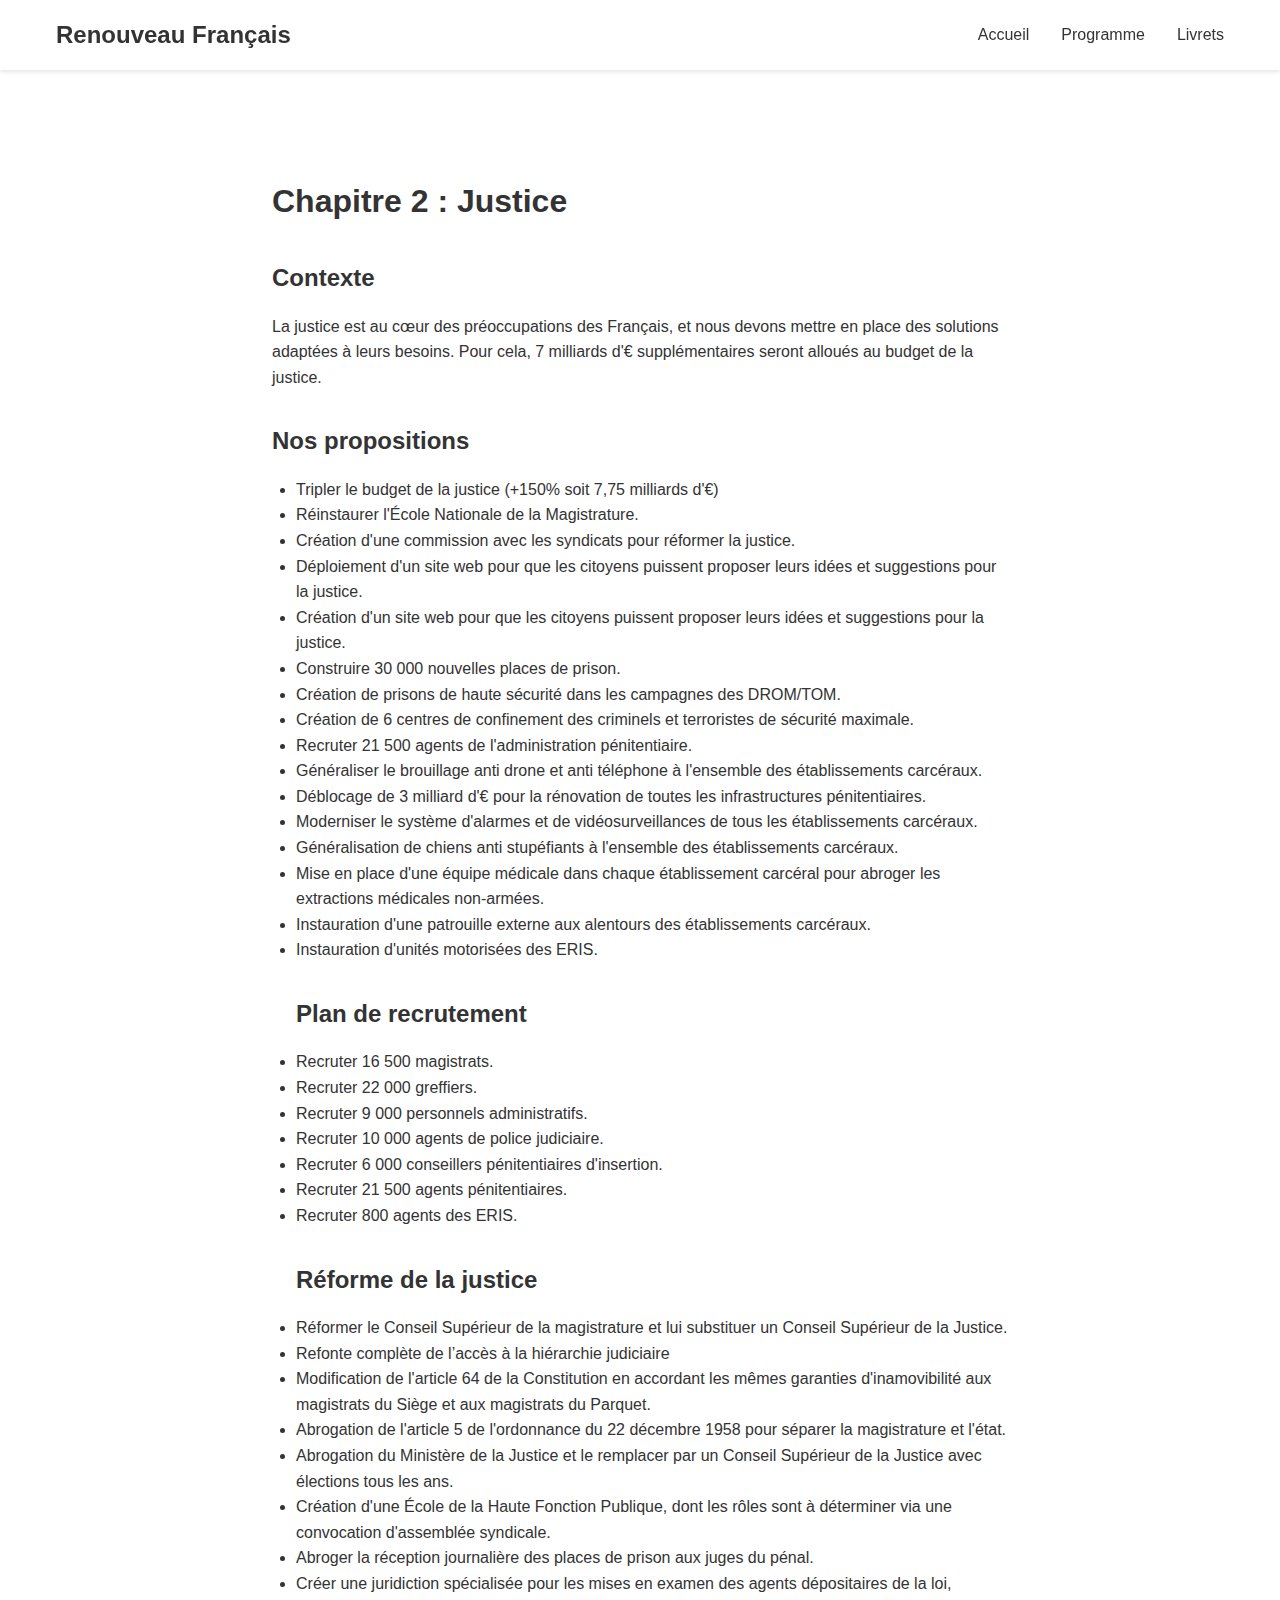
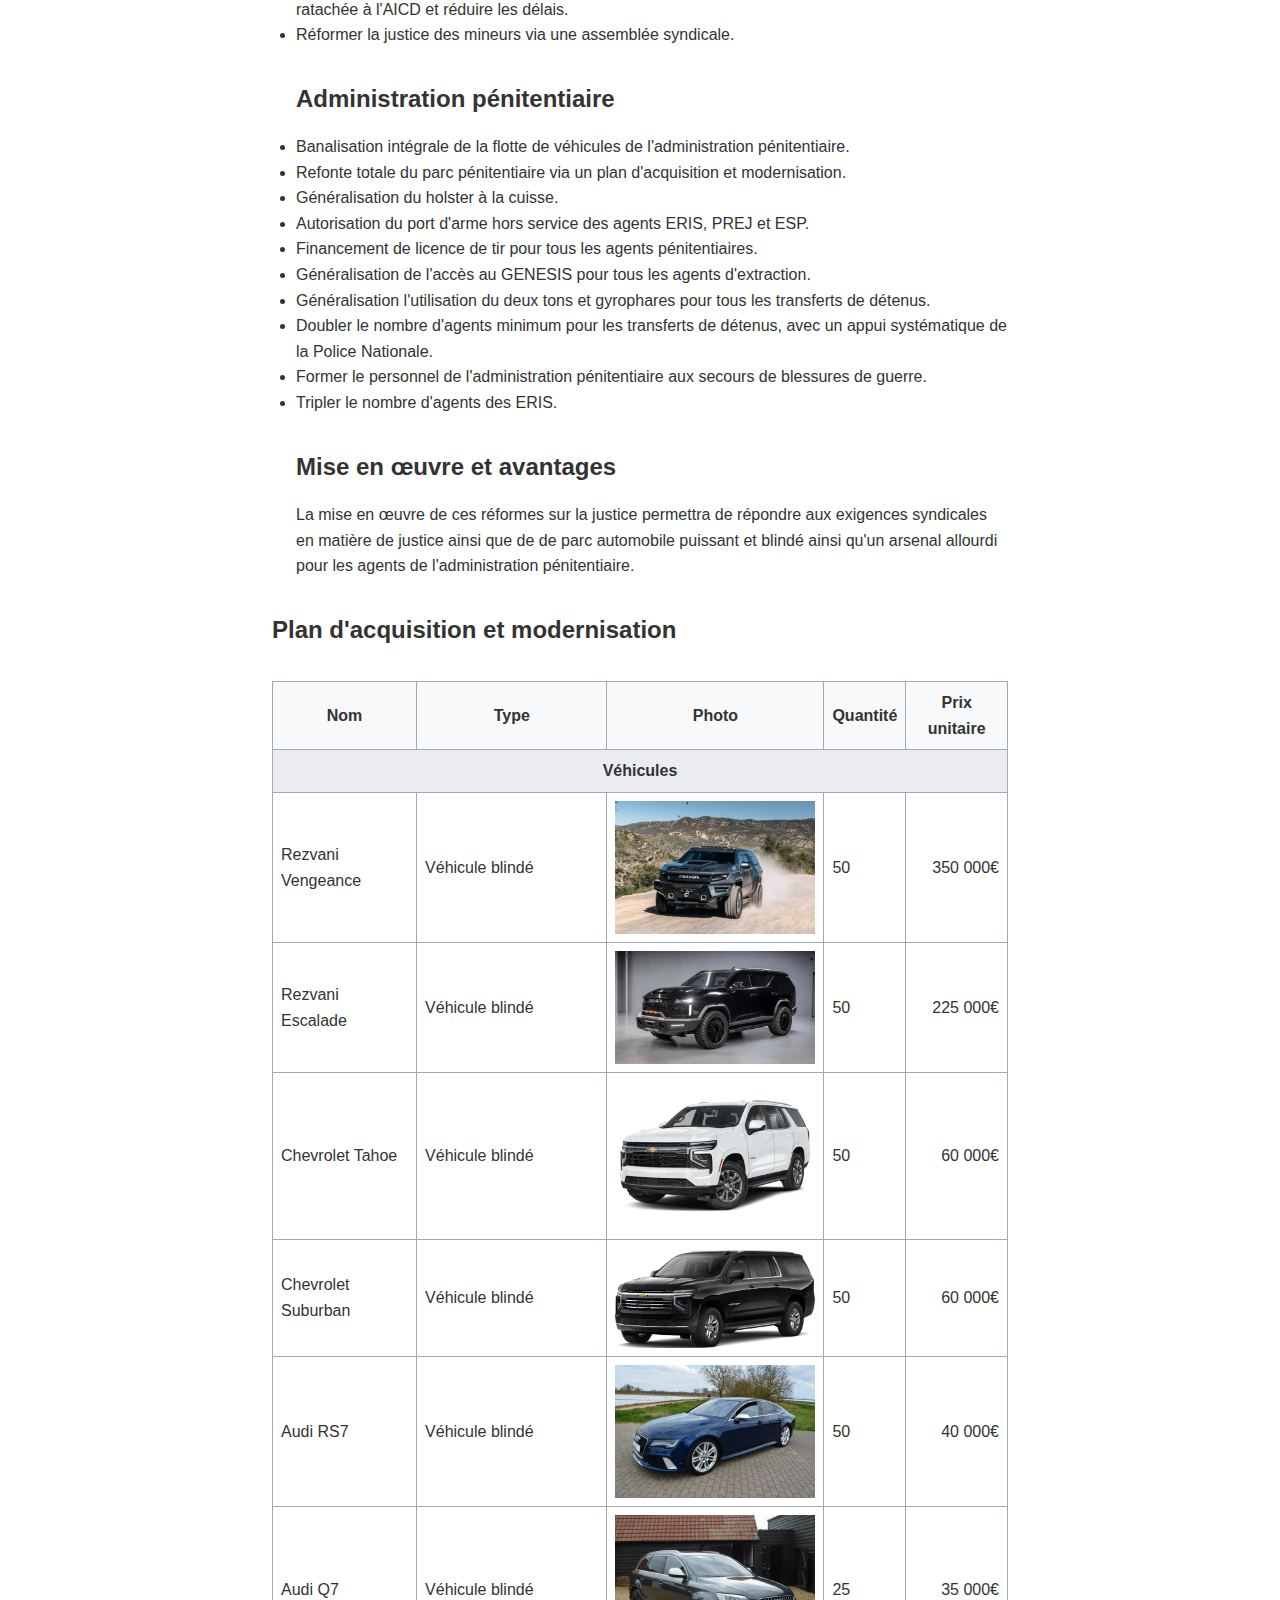
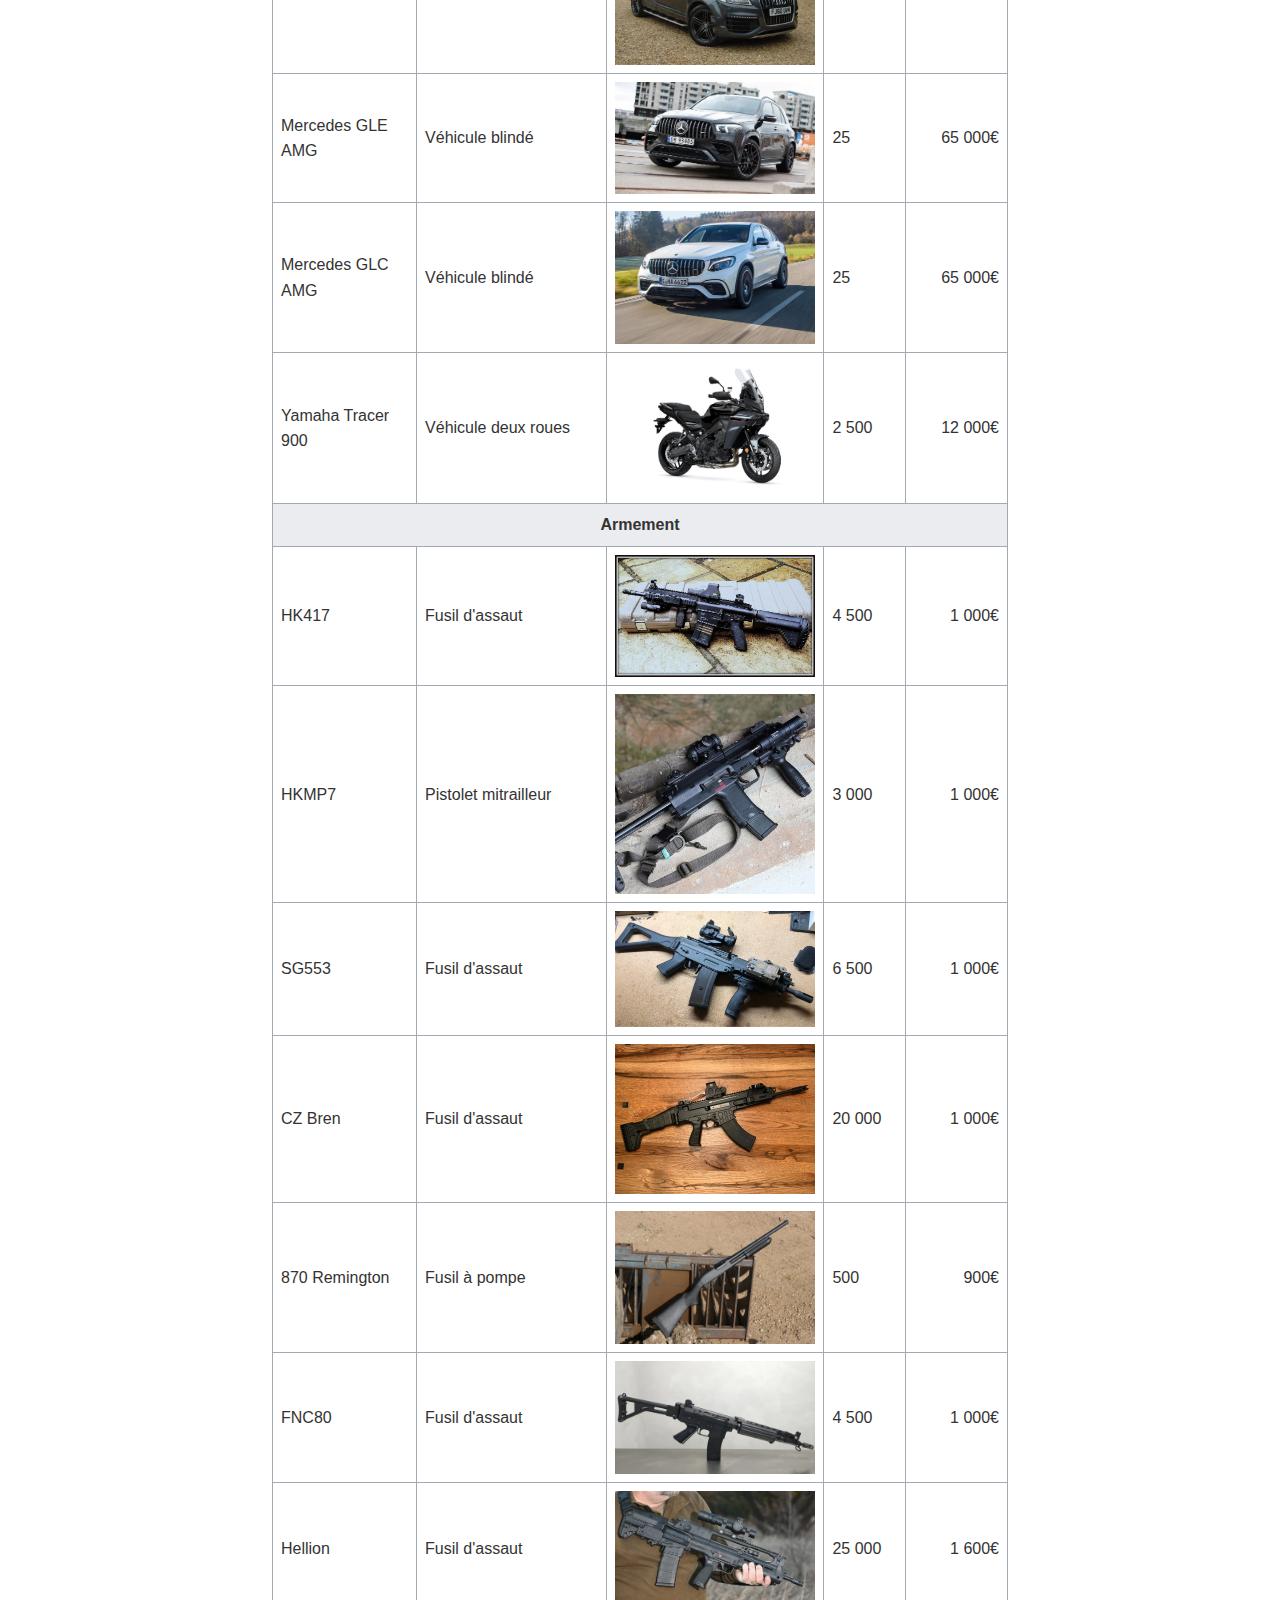
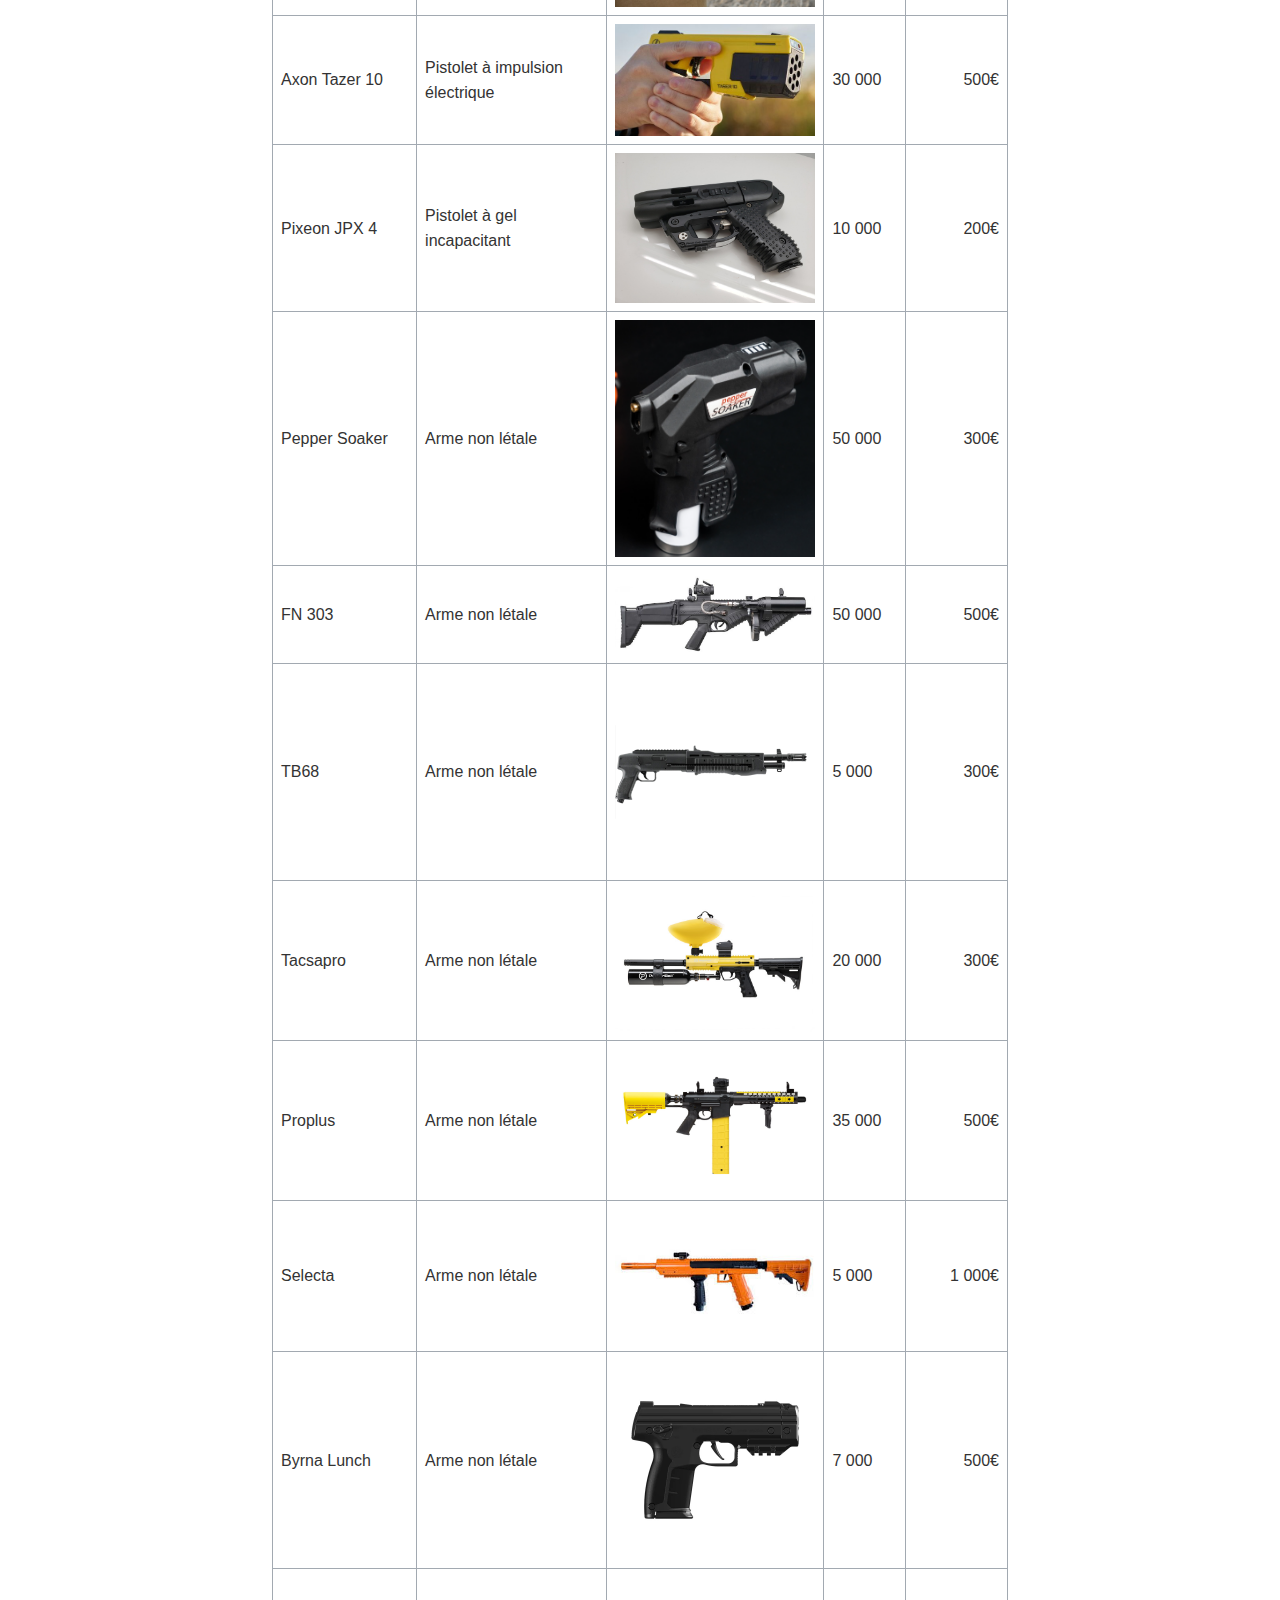
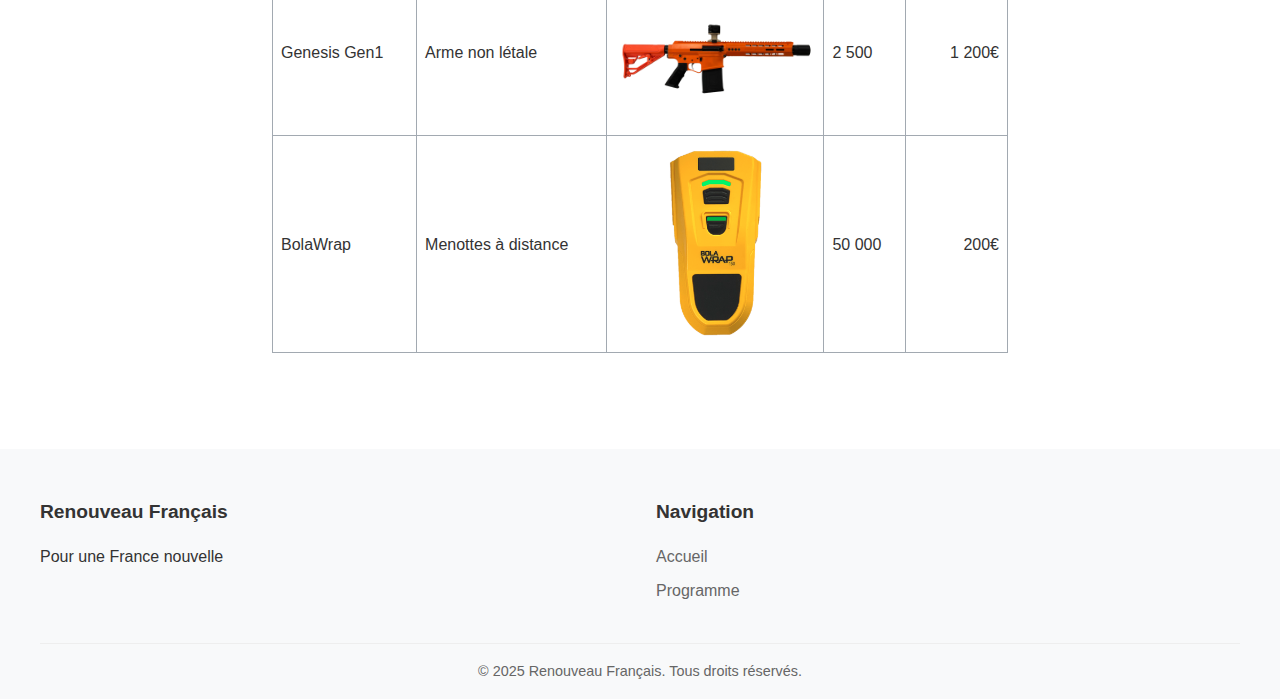
<file: chapitres/1-2.html>
<!DOCTYPE html>
<html lang="fr">
  <head>
    <meta charset="UTF-8" />
    <meta name="viewport" content="width=device-width, initial-scale=1.0" />
    <title>Justice - Renouveau Français</title>
    <link rel="stylesheet" href="../styles.css" />
  </head>
  <body>
    <header class="main-header">
      <nav>
        <div class="logo">
          <a href="../index.html">Renouveau Français</a>
        </div>
        <ul class="nav-links">
          <li><a href="../index.html">Accueil</a></li>
          <li><a href="../programme.html">Programme</a></li>
          <li><a href="../livrets.html">Livrets</a></li>
        </ul>
      </nav>
    </header>

    <main class="chapter-content">
      <h1>Chapitre 2 : Justice</h1>

      <section>
        <h2>Contexte</h2>
        <p>
          La justice est au cœur des préoccupations des Français, et nous devons
          mettre en place des solutions adaptées à leurs besoins. Pour cela, 7
          milliards d'€ supplémentaires seront alloués au budget de la justice.
        </p>
      </section>

      <section>
        <h2>Nos propositions</h2>
        <ul>
          <li>
            Tripler le budget de la justice (+150% soit 7,75 milliards d'€)
          </li>
          <li>Réinstaurer l'École Nationale de la Magistrature.</li>
          <li>
            Création d'une commission avec les syndicats pour réformer la
            justice.
          </li>
          <li>
            Déploiement d'un site web pour que les citoyens puissent proposer
            leurs idées et suggestions pour la justice.
          </li>
          <li>
            Création d'un site web pour que les citoyens puissent proposer leurs
            idées et suggestions pour la justice.
          </li>
          <li>Construire 30 000 nouvelles places de prison.</li>
          <li>Création de prisons de haute sécurité dans les campagnes des DROM/TOM.</li>
          <li>Création de 6 centres de confinement des criminels et terroristes de sécurité maximale.</li>
          <li>Recruter 21 500 agents de l'administration pénitentiaire.</li>
          <li>Généraliser le brouillage anti drone et anti téléphone à l'ensemble des établissements carcéraux.</li>
          <li>Déblocage de 3 milliard d'€ pour la rénovation de toutes les infrastructures pénitentiaires.</li>
          <li>Moderniser le système d'alarmes et de vidéosurveillances de tous les établissements carcéraux.</li>
          <li>Généralisation de chiens anti stupéfiants à l'ensemble des établissements carcéraux.</li>
          <li>Mise en place d'une équipe médicale dans chaque établissement carcéral pour abroger les extractions médicales non-armées.</li>
          <li>Instauration d'une patrouille externe aux alentours des établissements carcéraux.</li>
          <li>Instauration d'unités motorisées des ERIS.</li>

        <h2>Plan de recrutement</h2>

          <li>Recruter 16 500 magistrats.</li>
          <li>Recruter 22 000 greffiers.</li>
          <li>Recruter 9 000 personnels administratifs.</li>
          <li>Recruter 10 000 agents de police judiciaire.</li>
          <li>Recruter 6 000 conseillers pénitentiaires d'insertion.</li>
          <li>Recruter 21 500 agents pénitentiaires.</li>
          <li>Recruter 800 agents des ERIS.</li>


          <h2>Réforme de la justice</h2>

          <li>Réformer le Conseil Supérieur de la magistrature et lui substituer un Conseil Supérieur de la Justice.</li>
          <li>Refonte complète de l’accès à la hiérarchie judiciaire</li>
          <li>Modification de l'article 64 de la Constitution en accordant les mêmes garanties d'inamovibilité aux magistrats du Siège et aux magistrats du Parquet.</li>
          <li>Abrogation de l'article 5 de l'ordonnance du 22 décembre 1958 pour séparer la magistrature et l'état.</li>
          <li>Abrogation du Ministère de la Justice et le remplacer par un Conseil Supérieur de la Justice avec élections tous les ans.</li>
          <li>Création d'une École de la Haute Fonction Publique, dont les rôles sont à déterminer via une convocation d'assemblée syndicale.</li>
          <li>Abroger la réception journalière des places de prison aux juges du pénal.</li>
          <li>Créer une juridiction spécialisée pour les mises en examen des agents dépositaires de la loi, ratachée à l'AICD et réduire les délais.</li>
          <lI>Réformer la justice des mineurs via une assemblée syndicale.</lI>

          <h2>Administration pénitentiaire</h2>
          <li>Banalisation intégrale de la flotte de véhicules de l'administration pénitentiaire.</li>
          <li>Refonte totale du parc pénitentiaire via un plan d'acquisition et modernisation.</li>
          <li>Généralisation du holster à la cuisse.</li>
          <li>Autorisation du port d'arme hors service des agents ERIS, PREJ et ESP.</li>
          <li>Financement de licence de tir pour tous les agents pénitentiaires.</li>
          <li>Généralisation de l'accès au GENESIS pour tous les agents d'extraction.</li>
          <li>Généralisation l'utilisation du deux tons et gyrophares pour tous les transferts de détenus.</li>
          <lI>Doubler le nombre d'agents minimum pour les transferts de détenus, avec un appui systématique de la Police Nationale.</lI>
          <li>Former le personnel de l'administration pénitentiaire aux secours de blessures de guerre.</li>
          <li>Tripler le nombre d'agents des ERIS.</li>

        <section>
          <h2>Mise en œuvre et avantages</h2>
          <p>La mise en œuvre de ces réformes sur la justice permettra de répondre aux exigences syndicales en matière de justice ainsi que de de parc automobile puissant et blindé ainsi qu'un arsenal allourdi pour les agents de l'administration pénitentiaire.</p>
        </section>
    
        </ul>
      </section>

      <section>
        <h2>Plan d'acquisition et modernisation</h2>
        <table class="wiki-table">
          <tr>
            <th>Nom</th>
            <th>Type</th>
            <th>Photo</th>
            <th>Quantité</th>
            <th>Prix unitaire</th>
          </tr>

          <!-- Véhicules -->
          <tr>
            <td colspan="5" class="category-header">Véhicules</td>
          </tr>
          <tr>
            <td>Rezvani Vengeance</td>
            <td>Véhicule blindé</td>
            <td>
              <img
                src="../images/equipment/vengeance2.jpg"
                alt="Rezvani Vengeance"
              />
            </td>
            <td>50</td>
            <td class="price">350 000€</td>
          </tr>
          <tr>
            <td>Rezvani Escalade</td>
            <td>Véhicule blindé</td>
            <td>
              <img
                src="../images/equipment/escalade.jpg"
                alt="Rezvani Escalade"
              />
            </td>
            <td>50</td>
            <td class="price">225 000€</td>
          </tr>
          <tr>
            <td>Chevrolet Tahoe</td>
            <td>Véhicule blindé</td>
            <td>
              <img src="../images/equipment/tahoe.png" alt="Chevrolet Tahoe" />
            </td>
            <td>50</td>
            <td class="price">60 000€</td>
          </tr>
          <tr>
            <td>Chevrolet Suburban</td>
            <td>Véhicule blindé</td>
            <td>
              <img
                src="../images/equipment/suruban.png"
                alt="Chevrolet Suburban"
              />
            </td>
            <td>50</td>
            <td class="price">60 000€</td>
          </tr>
          <tr>
            <td>Audi RS7</td>
            <td>Véhicule blindé</td>
            <td>
              <img src="../images/equipment/rs7.jpg" alt="Audi RS7" />
            </td>
            <td>50</td>
            <td class="price">40 000€</td>
          </tr>
          <tr>
            <td>Audi Q7</td>
            <td>Véhicule blindé</td>
            <td>
              <img src="../images/equipment/q7.png" alt="Audi Q7" />
            </td>
            <td>25</td>
            <td class="price">35 000€</td>
          </tr>
          <tr>
            <td>Mercedes GLE AMG</td>
            <td>Véhicule blindé</td>
            <td>
              <img src="../images/equipment/gle.png" alt="Mercedes GLE" />
            </td>
            <td>25</td>
            <td class="price">65 000€</td>
          </tr>
          <tr>
            <td>Mercedes GLC AMG</td>
            <td>Véhicule blindé</td>
            <td>
              <img src="../images/equipment/glc.png" alt="Mercedes GLC" />
            </td>
            <td>25</td>
            <td class="price">65 000€</td>
          <tr>
            <tr>
              <td>Yamaha Tracer 900</td>
              <td>Véhicule deux roues</td>
              <td><img src="../images/equipment/tracer.jpg" alt="TRK702" /></td>
              <td>2 500</td>
              <td class="price">12 000€</td>
            </tr>

            <!-- Armement -->
            <td colspan="5" class="category-header">Armement</td>
          </tr>
          <tr>
            <td>HK417</td>
            <td>Fusil d'assaut</td>
            <td>
              <img src="../images/equipment/hk417.jpg" alt="HK417" />
            </td>
            <td>4 500</td>
            <td class="price">1 000€</td>
          </tr>
          <tr>
            <td>HKMP7</td>
            <td>Pistolet mitrailleur</td>
            <td>
              <img src="../images/equipment/hkmp7.png" alt="HKMP7" />
            </td>
            <td>3 000</td>
            <td class="price">1 000€</td>
          </tr>
          <tr>
            <td>SG553</td>
            <td>Fusil d'assaut</td>
            <td>
              <img src="../images/equipment/sg553.jpg" alt="SG553" />
            </td>
            <td>6 500</td>
            <td class="price">1 000€</td>
          </tr>
          <tr>
            <td>CZ Bren</td>
            <td>Fusil d'assaut</td>
            <td>
              <img src="../images/equipment/czbren.jpg" alt="CZ Bren" />
            </td>
            <td>20 000</td>
            <td class="price">1 000€</td>
          </tr>
          <tr>
            <td>870 Remington</td>
            <td>Fusil à pompe</td>
            <td>
              <img src="../images/equipment/870.jpg" alt="870 Remington" />
            </td>
            <td>500</td>
            <td class="price">900€</td>
          </tr>
          <tr>
            <td>FNC80</td>
            <td>Fusil d'assaut</td>
            <td>
              <img src="../images/equipment/fnc80.png" alt="FNC80" />
            </td>
            <td>4 500</td>
            <td class="price">1 000€</td>
          </tr>
          <td>Hellion</td>
          <td>Fusil d'assaut</td>
          <td>
            <img src="../images/equipment/hellion.png" alt="Hellion" />
          </td>
          <td>25 000</td>
          <td class="price">1 600€</td>
        </tr>
          <tr>
            <td>Axon Tazer 10</td>
            <td>Pistolet à impulsion électrique</td>
            <td>
              <img src="../images/equipment/taser10.jpg" alt="Axon Tazer 10" />
            </td>
            <td>30 000</td>
            <td class="price">500€</td>
          </tr>
          <tr>
            <td>Pixeon JPX 4</td>
            <td>Pistolet à gel incapacitant</td>
            <td>
              <img src="../images/equipment/jpx4.jpg" alt="Pixeon JPX 4" />
            </td>
            <td>10 000</td>
            <td class="price">200€</td>
          </tr>
          <td>Pepper Soaker</td>
          <td>Arme non létale</td>
          <td>
            <img src="../images/equipment/pepper.png" alt="Pepper Soaker" />
          </td>
          <td>50 000</td>
          <td class="price">300€</td>
        </tr>
        <tr>
          <td>FN 303</td>
          <td>Arme non létale</td>
          <td>
            <img src="../images/equipment/fn303.jpg" alt="FN 303" />
          </td>
          <td>50 000</td>
          <td class="price">500€</td>
        </tr>
        <tr>
          <td>TB68</td>
          <td>Arme non létale</td>
          <td>
            <img src="../images/equipment/t4ehdb.jpg" alt="TB68" />
          </td>
          <td>5 000</td>
          <td class="price">300€</td>
        </tr>
        <tr>
          <td>Tacsapro</td>
          <td>Arme non létale</td>
          <td>
            <img src="../images/equipment/tacsapro.jpg" alt="Tacsapro" />
          </td>
          <td>20 000</td>
          <td class="price">300€</td>
        </tr>
        <tr>
          <td>Proplus</td>
          <td>Arme non létale</td>
          <td>
            <img src="../images/equipment/proplus.jpg" alt="Proplus" />
          </td>
          <td>35 000</td>
          <td class="price">500€</td>
        </tr>
        <tr>
          <td>Selecta</td>
          <td>Arme non létale</td>
          <td>
            <img src="../images/equipment/selecta.jpg" alt="Selecta" />
          </td>
          <td>5 000</td>
          <td class="price">1 000€</td>
        </tr>
        <td>Byrna Lunch</td>
        <td>Arme non létale</td>
        <td>
          <img src="../images/equipment/byrna.png" alt="Byrna Lunch" />
        </td>
        <td>7 000</td>
        <td class="price">500€</td>
        <tr>
          <td>Genesis Gen1</td>
          <td>Arme non létale</td>
          <td>
            <img src="../images/equipment/genesisgen12.png" alt="Genesis Gen1" />
          </td>
          <td>2 500</td>
          <td class="price">1 200€</td>
        </tr>
        <tr>
          <td>BolaWrap</td>
          <td>Menottes à distance</td>
          <td>
            <img src="../images/equipment/bolawrap.png" alt="BolaWrap" />
          </td>
          <td>50 000</td>
          <td class="price">200€</td>
        </tr>
        </table>
      </section>

    </main>

    <footer>
      <div class="footer-content">
        <div class="footer-section">
          <h4>Renouveau Français</h4>
          <p>Pour une France nouvelle</p>
        </div>
        <div class="footer-section">
          <h4>Navigation</h4>
          <ul>
            <li><a href="../index.html">Accueil</a></li>
            <li><a href="../programme.html">Programme</a></li>
          </ul>
        </div>
      </div>
      <div class="footer-bottom">
        <p>&copy; 2025 Renouveau Français. Tous droits réservés.</p>
      </div>
    </footer>
  </body>
</html>
</file>
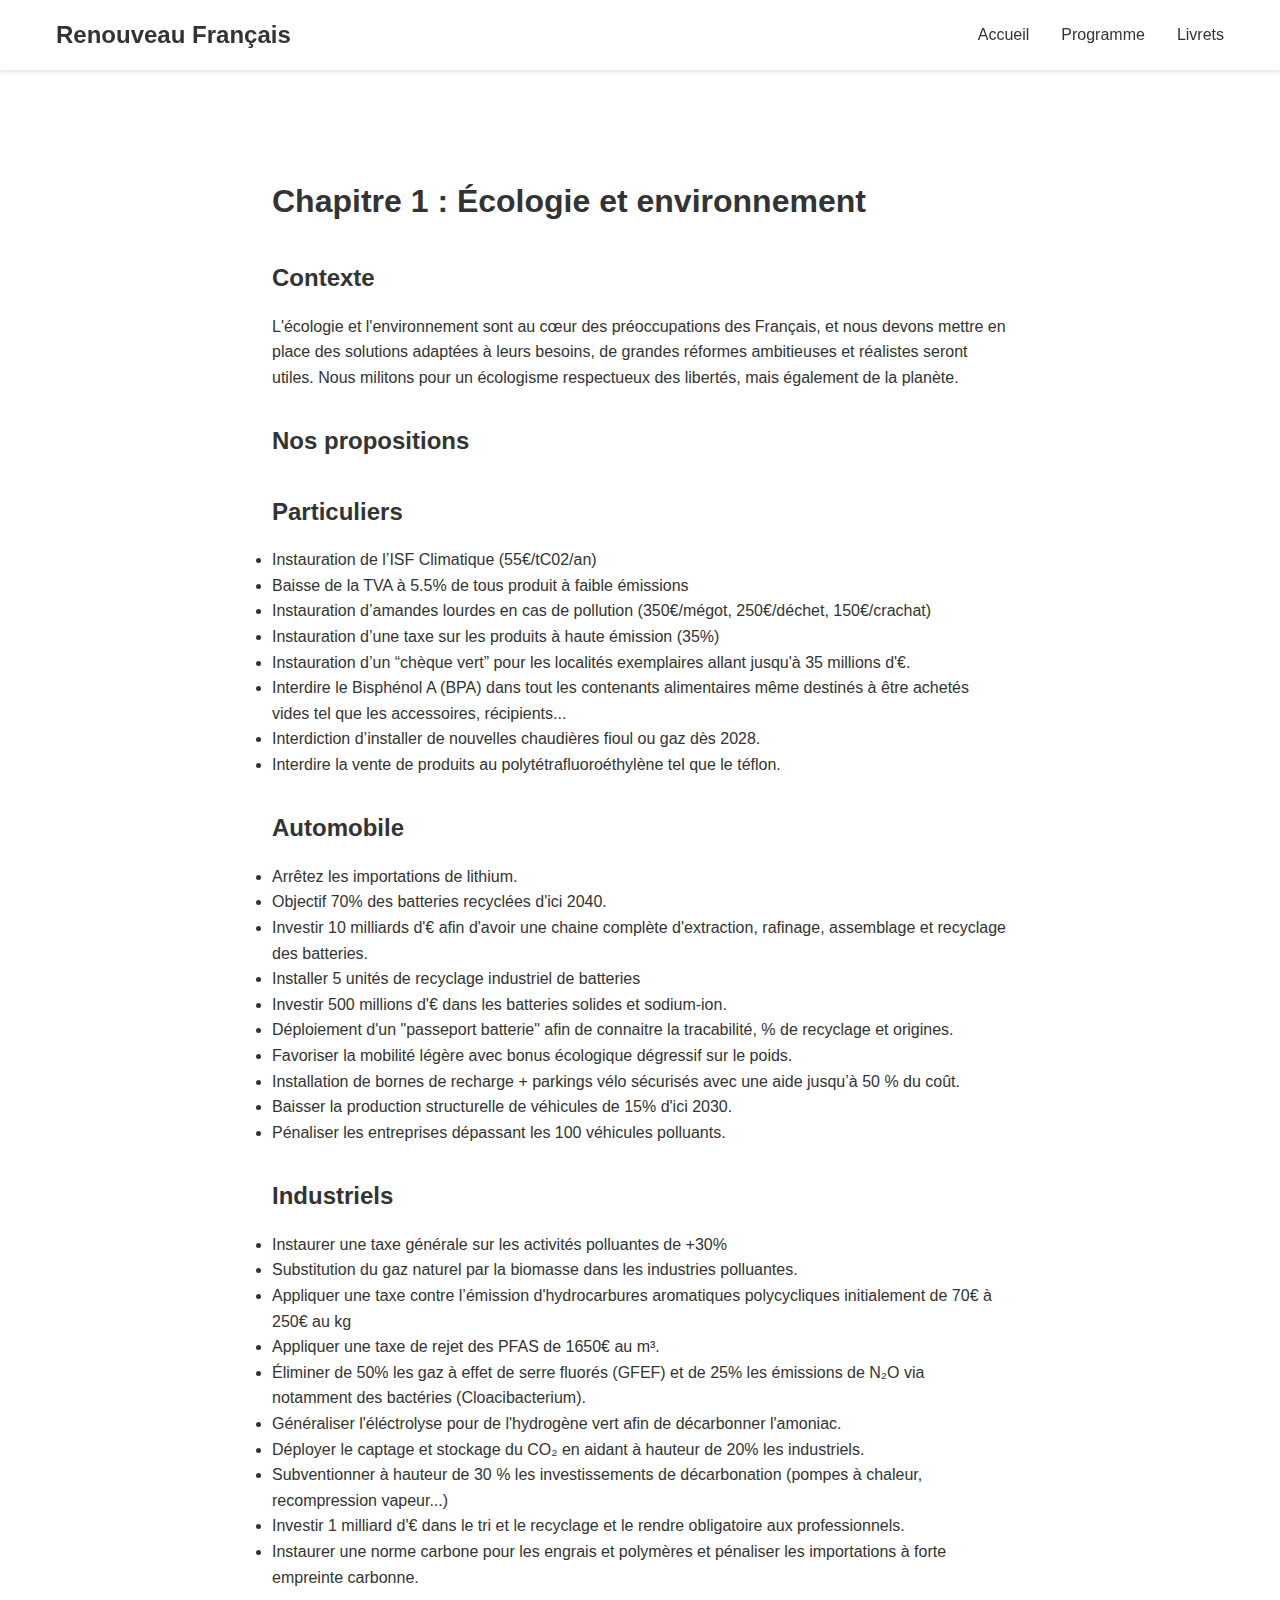
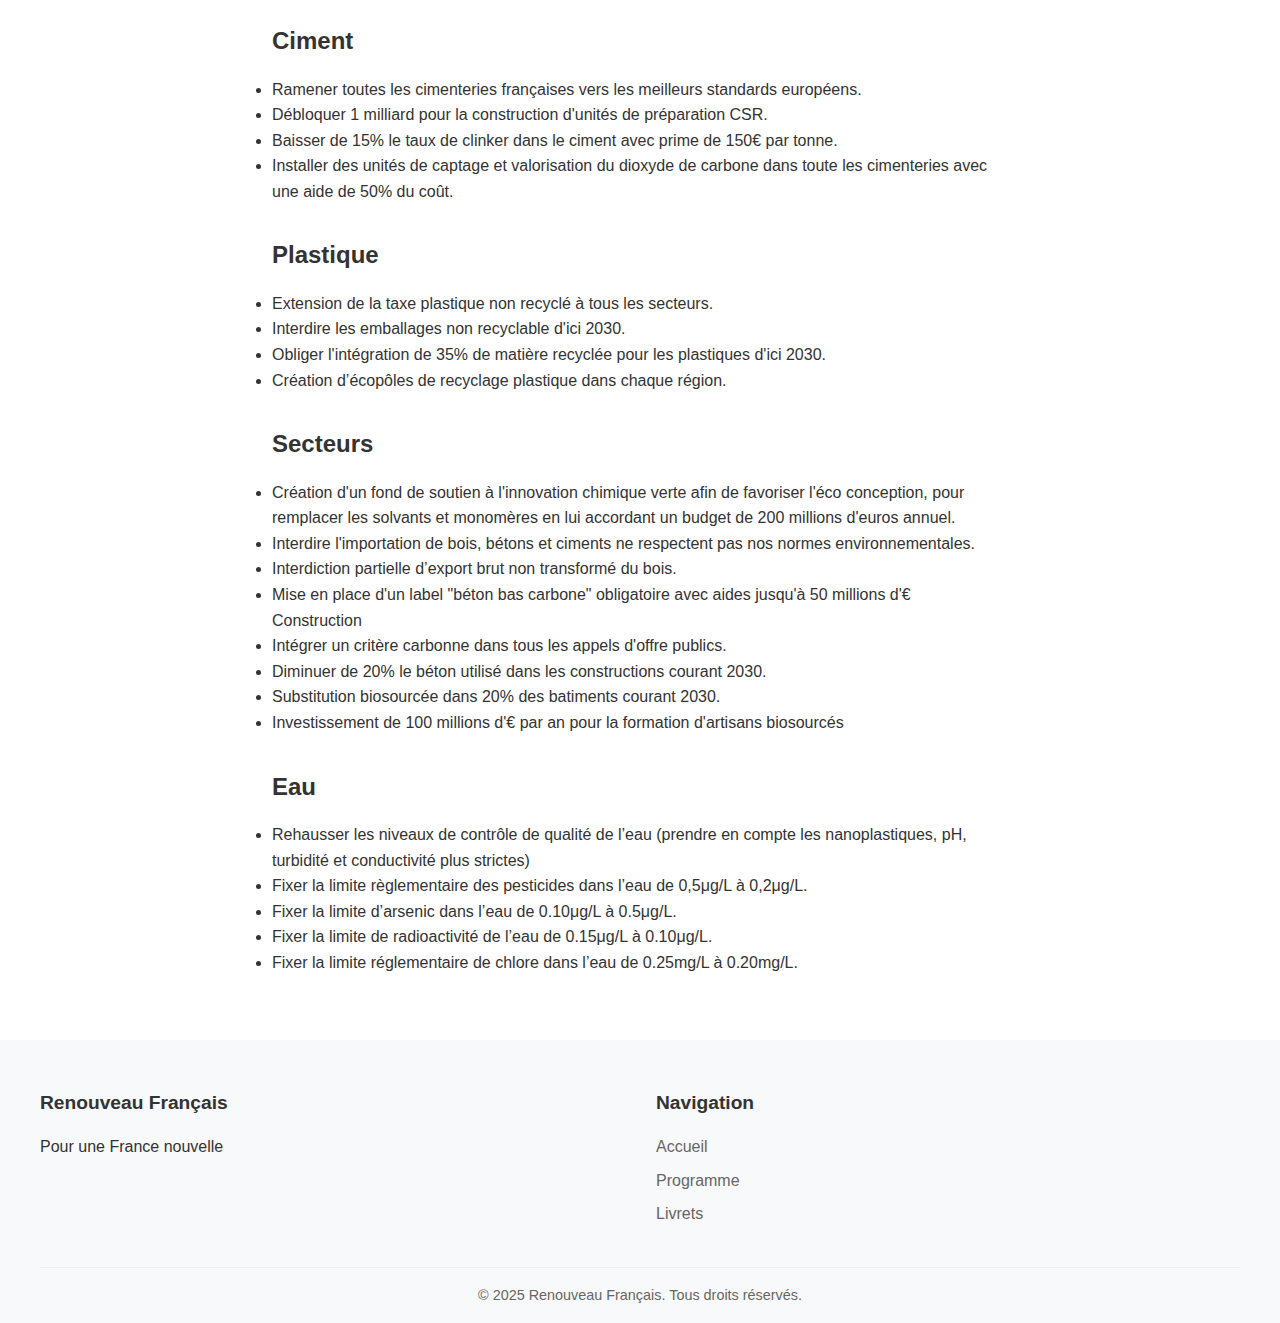
<file: chapitres/4-1.html>
<!DOCTYPE html>
<html lang="fr">
  <head>
    <meta charset="UTF-8" />
    <meta name="viewport" content="width=device-width, initial-scale=1.0" />
    <title>Écologie - Renouveau Français</title>
    <link rel="stylesheet" href="../styles.css" />
  </head>
  <body>
    <header class="main-header">
      <nav>
        <div class="logo">
          <a href="../index.html">Renouveau Français</a>
        </div>
        <ul class="nav-links">
          <li><a href="../index.html">Accueil</a></li>
          <li><a href="../programme.html">Programme</a></li>
          <li><a href="../livrets.html">Livrets</a></li>
        </ul>
      </nav>
    </header>

    <main class="chapter-content">
      <h1>Chapitre 1 : Écologie et environnement</h1>

      <section>
        <h2>Contexte</h2>
        <p>
          L'écologie et l'environnement sont au cœur des préoccupations des
          Français, et nous devons mettre en place des solutions adaptées à
          leurs besoins, de grandes réformes ambitieuses et réalistes seront utiles. Nous militons pour un écologisme respectueux des libertés, mais également de la planète.
        </p>
      </section>

      <section>
        <h2>Nos propositions</h2>

        <h2>Particuliers</h2>

        <li>
          Instauration de l’ISF Climatique (55€/tC02/an)
        </li>

        <li>
          Baisse de la TVA à 5.5% de tous produit à faible émissions
        </li>

        <li>
          Instauration d’amandes lourdes en cas de pollution (350€/mégot, 250€/déchet, 150€/crachat)
        </li>

        <li>
          Instauration d’une taxe sur les produits à haute émission (35%)
        </li>

        <li>
          Instauration d’un “chèque vert” pour les localités exemplaires allant jusqu'à 35 millions d'€.
        </li>
        <li>Interdire le Bisphénol A (BPA) dans tout les contenants alimentaires
          même destinés à être achetés vides tel que les accessoires,
          récipients...
        </li>

        <li>Interdiction d’installer de nouvelles chaudières fioul ou gaz dès 2028.

        </li>
                <li>
          Interdire la vente de produits au polytétrafluoroéthylène tel que le
          téflon.
        </li>
        <h2>Automobile</h2>

        <li>Arrêtez les importations de lithium.</li>
        <li>Objectif 70% des batteries recyclées d'ici 2040.</li>
        <li>Investir 10 milliards d'€ afin d'avoir une chaine complète d'extraction, rafinage, assemblage et recyclage des batteries.</li>
        <li>Installer 5 unités de recyclage industriel de batteries</li>
        <li>Investir 500 millions d'€ dans les batteries solides et sodium-ion.</li>
        <li>Déploiement d'un "passeport batterie" afin de connaitre la tracabilité, % de recyclage et origines.</li>
        <li>Favoriser la mobilité légère avec bonus écologique dégressif sur le poids.</li>
        <li>Installation de bornes de recharge + parkings vélo sécurisés avec une aide jusqu’à 50 % du coût.</li>
        <li>Baisser la production structurelle de véhicules de 15% d'ici 2030.</li>
        <li>Pénaliser les entreprises dépassant les 100 véhicules polluants.</li>


        <h2>Industriels</h2>
      </li>
      <li>Instaurer une taxe générale sur les activités polluantes de +30%</li>
        <li>
          Substitution du gaz naturel par la biomasse dans les industries
          polluantes.
        </li>
        <li>
          Appliquer une taxe contre l’émission d'hydrocarbures aromatiques
          polycycliques initialement de 70€ à 250€ au kg
        </li>
        <li>Appliquer une taxe de rejet des PFAS de 1650€ au m³.</li>
        <li>
          Éliminer de 50% les gaz à effet de serre fluorés (GFEF) et de 25% les
          émissions de N₂O via notamment des bactéries (Cloacibacterium).
        </li>
        <li>
          Généraliser l'éléctrolyse pour de l'hydrogène vert afin de décarbonner
          l'amoniac.
        </li>
        <li>
          Déployer le captage et stockage du CO₂ en aidant à hauteur de 20% les
          industriels.
        </li>
        <li>
          Subventionner à hauteur de 30 % les investissements de décarbonation
          (pompes à chaleur, recompression vapeur...)
        </li>
        <li>
          Investir 1 milliard d'€ dans le tri et le recyclage et le rendre
          obligatoire aux professionnels.
        </li>
        <li>
          Instaurer une norme carbone pour les engrais et polymères et pénaliser
          les importations à forte empreinte carbonne.
        </li>
        <h2>Ciment</h2>
        <li>
          Ramener toutes les cimenteries françaises vers les meilleurs standards
          européens.
        </li>
        <li>
          Débloquer 1 milliard pour la construction d'unités de préparation CSR.
        </li>
        <li>
          Baisser de 15% le taux de clinker dans le ciment avec prime de 150€
          par tonne.
        </li>
        <li>
          Installer des unités de captage et valorisation du dioxyde de carbone
          dans toute les cimenteries avec une aide de 50% du coût.
        </li>
        
        <h2>Plastique</h2>
        <li>Extension de la taxe plastique non recyclé à tous les secteurs.
        </li>
        <li>
          Interdire les emballages non recyclable d'ici 2030.
        </li>
        <li>
          Obliger l'intégration de 35% de matière recyclée pour les plastiques d'ici 2030.
        </li>
        <li>Création d’écopôles de recyclage plastique dans chaque région.</li>


        <h2>Secteurs</h2>
        <li>
          Création d'un fond de soutien à l'innovation chimique verte afin de
          favoriser l'éco conception, pour remplacer les solvants et monomères
          en lui accordant un budget de 200 millions d'euros annuel.
        </li>
        <li>
          Interdire l'importation de bois, bétons et ciments ne respectent pas
          nos normes environnementales.
        </li>
        <li>Interdiction partielle d’export brut non transformé du bois.</li>
        <li>
          Mise en place d'un label "béton bas carbone" obligatoire avec aides
          jusqu'à 50 millions d'€
        </li>
        
        <h>Construction</h>
        <li>
          Intégrer un critère carbonne dans tous les appels d'offre publics.
        </li>
        <li>
          Diminuer de 20% le béton utilisé dans les constructions courant 2030.
        </li>
        <li>Substitution biosourcée dans 20% des batiments courant 2030.</li>
        <li>
          Investissement de 100 millions d'€ par an pour la formation d'artisans
          biosourcés
        </li>

        <h2>Eau</h2>
        <li>
          Rehausser les niveaux de contrôle de qualité de l’eau (prendre en
          compte les nanoplastiques, pH, turbidité et conductivité plus strictes)
        </li>

        <li>
          Fixer la limite règlementaire des pesticides dans l’eau de 0,5μg/L à
          0,2μg/L.
        </li>
        <li>Fixer la limite d’arsenic dans l’eau de 0.10μg/L à 0.5μg/L.</li>

        <li>
          Fixer la limite de radioactivité de l’eau de 0.15μg/L à 0.10μg/L.
        </li>
        <li>
          Fixer la limite réglementaire de chlore dans l’eau de 0.25mg/L à
          0.20mg/L.
        </li>



      </section>
    </main>

    <footer>
      <div class="footer-content">
        <div class="footer-section">
          <h4>Renouveau Français</h4>
          <p>Pour une France nouvelle</p>
        </div>
        <div class="footer-section">
          <h4>Navigation</h4>
          <ul>
            <li><a href="../index.html">Accueil</a></li>
            <li><a href="../programme.html">Programme</a></li>
            <li><a href="../livrets.html">Livrets</a></li>
          </ul>
        </div>
      </div>
      <div class="footer-bottom">
        <p>&copy; 2025 Renouveau Français. Tous droits réservés.</p>
      </div>
    </footer>
  </body>
</html>
</file>
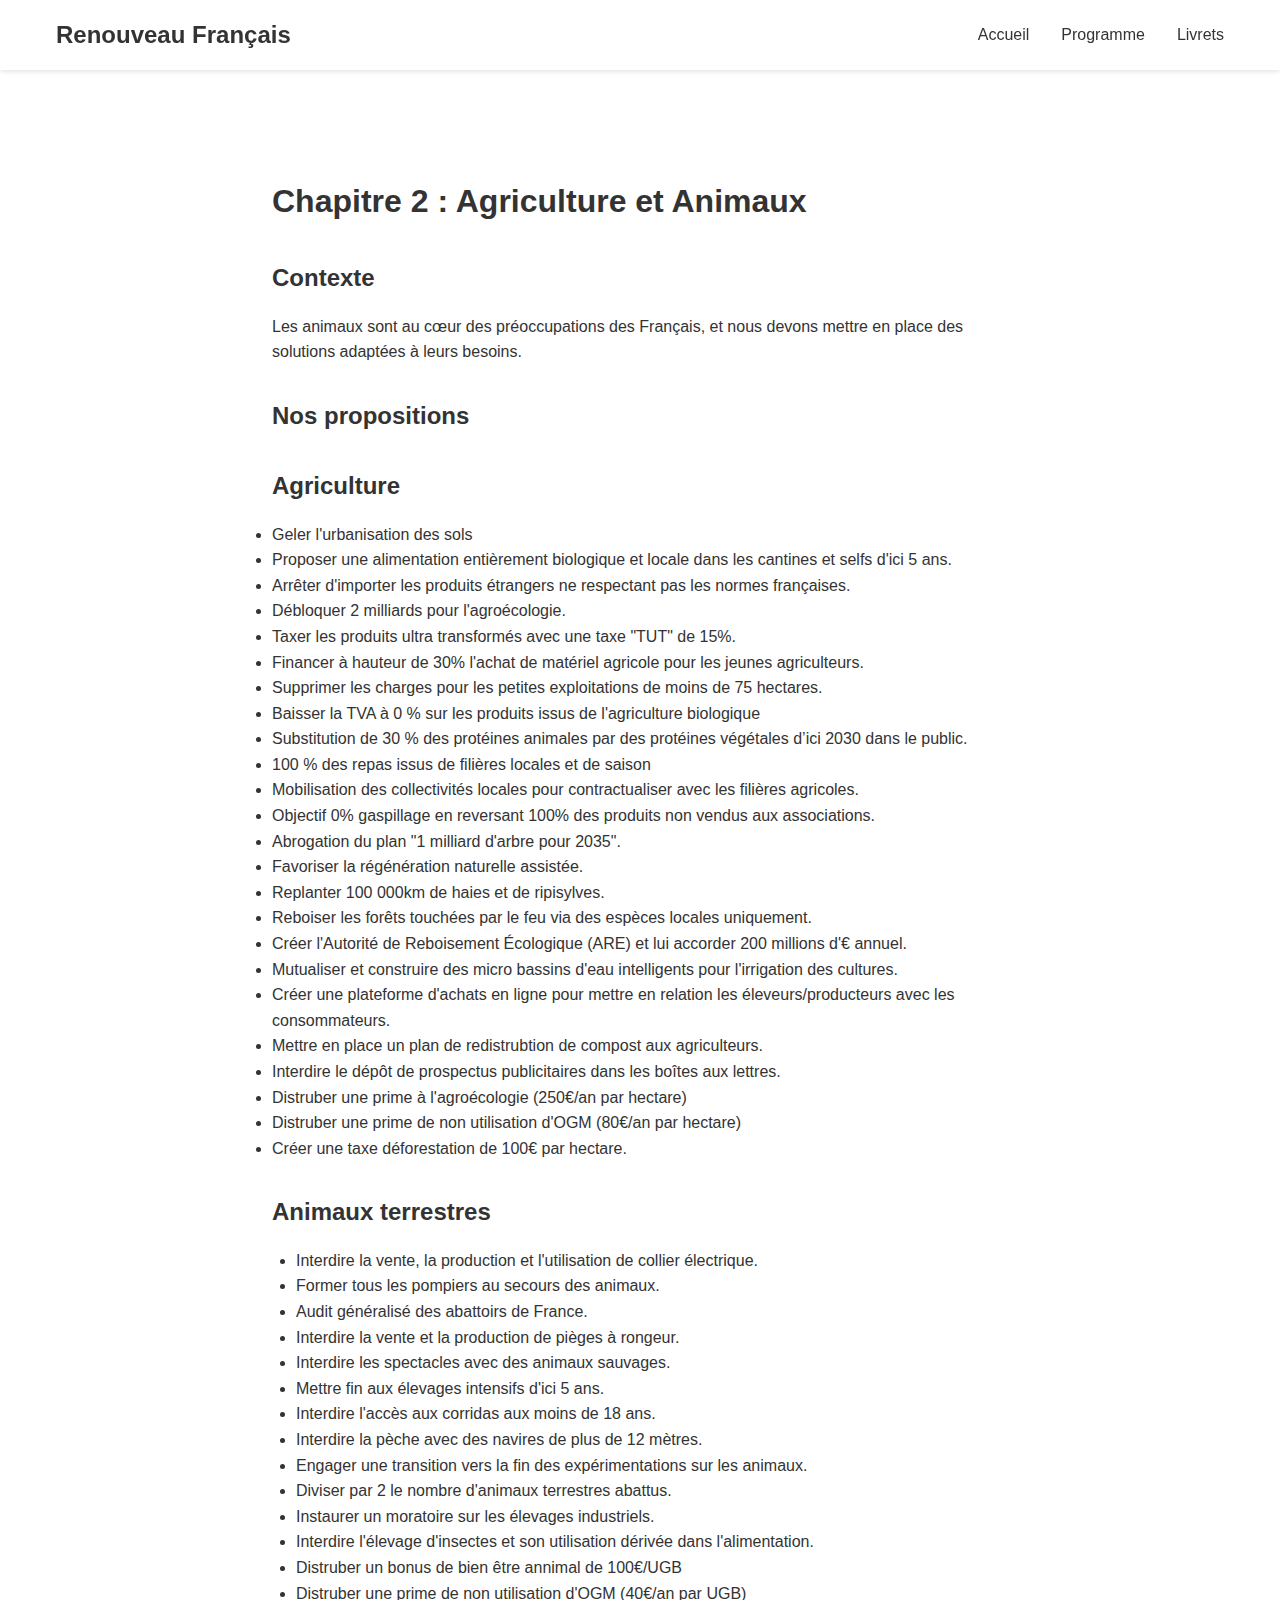
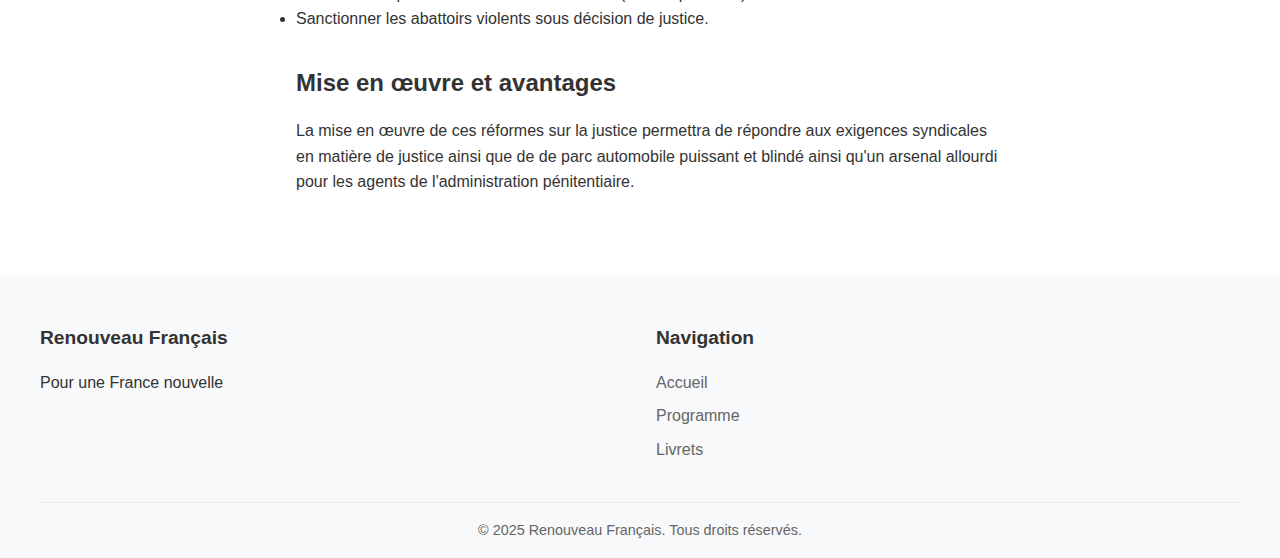
<file: chapitres/4-2.html>
<!DOCTYPE html>
<html lang="fr">
  <head>
    <meta charset="UTF-8" />
    <meta name="viewport" content="width=device-width, initial-scale=1.0" />
    <title>Justice - Renouveau Français</title>
    <link rel="stylesheet" href="../styles.css" />
  </head>
  <body>
    <header class="main-header">
      <nav>
        <div class="logo">
          <a href="../index.html">Renouveau Français</a>
        </div>
        <ul class="nav-links">
          <li><a href="../index.html">Accueil</a></li>
          <li><a href="../programme.html">Programme</a></li>
          <li><a href="../livrets.html">Livrets</a></li>
        </ul>
      </nav>
    </header>

    <main class="chapter-content">
      <h1>Chapitre 2 : Agriculture et Animaux</h1>

      <section>
        <h2>Contexte</h2>
        <p>
          Les animaux sont au cœur des préoccupations des Français, et nous
          devons mettre en place des solutions adaptées à leurs besoins.
        </p>
      </section>

      <section>
        <h2>Nos propositions</h2>

        <h2>Agriculture</h2>
        <li>Geler l'urbanisation des sols</li>
        <li>
          Proposer une alimentation entièrement biologique et locale dans les
          cantines et selfs d'ici 5 ans.
        </li>
        <li>
          Arrêter d'importer les produits étrangers ne respectant pas les normes
          françaises.
        </li>
        <li>Débloquer 2 milliards pour l'agroécologie.</li>
        <li>
          Taxer les produits ultra transformés avec une taxe "TUT" de 15%.
        </li>
        <li>
          Financer à hauteur de 30% l'achat de matériel agricole pour les jeunes
          agriculteurs.
        </li>
        <li>
          Supprimer les charges pour les petites exploitations de moins de 75
          hectares.
        </li>
        <li>
          Baisser la TVA à 0 % sur les produits issus de l'agriculture
          biologique
        </li>
        <li>
          Substitution de 30 % des protéines animales par des protéines
          végétales d’ici 2030 dans le public.
        </li>
        <li>100 % des repas issus de filières locales et de saison</li>
        <li>
          Mobilisation des collectivités locales pour contractualiser avec les
          filières agricoles.
        </li>
        <li>
          Objectif 0% gaspillage en reversant 100% des produits non vendus aux
          associations.
        </li>
        <li>Abrogation du plan "1 milliard d'arbre pour 2035".</li>
        <li>Favoriser la régénération naturelle assistée.</li>
        <li>Replanter 100 000km de haies et de ripisylves.</li>
        <li>
          Reboiser les forêts touchées par le feu via des espèces locales
          uniquement.
        </li>
        <li>
          Créer l'Autorité de Reboisement Écologique (ARE) et lui accorder 200
          millions d'€ annuel.
        </li>
        <li>
          Mutualiser et construire des micro bassins d'eau intelligents pour
          l'irrigation des cultures.
        </li>
        <li>
          Créer une plateforme d'achats en ligne pour mettre en relation les
          éleveurs/producteurs avec les consommateurs.
        </li>
        <li>
          Mettre en place un plan de redistrubtion de compost aux agriculteurs.
        </li>
        <li>
          Interdire le dépôt de prospectus publicitaires dans les boîtes aux
          lettres.
        </li>
        <li>Distruber une prime à l'agroécologie (250€/an par hectare)</li>
        <li>
          Distruber une prime de non utilisation d'OGM (80€/an par hectare)
        </li>
        <li>Créer une taxe déforestation de 100€ par hectare.</li>

        <h2>Animaux terrestres</h2>
        <ul>
          <li>
            Interdire la vente, la production et l'utilisation de collier
            électrique.
          </li>
          <li>Former tous les pompiers au secours des animaux.</li>
          <li>Audit généralisé des abattoirs de France.</li>
          <li>Interdire la vente et la production de pièges à rongeur.</li>
          <li>Interdire les spectacles avec des animaux sauvages.</li>
          <li>Mettre fin aux élevages intensifs d'ici 5 ans.</li>
          <li>Interdire l'accès aux corridas aux moins de 18 ans.</li>
          <li>Interdire la pèche avec des navires de plus de 12 mètres.</li>
          <li>
            Engager une transition vers la fin des expérimentations sur les
            animaux.
          </li>
          <li>Diviser par 2 le nombre d'animaux terrestres abattus.</li>
          <li>Instaurer un moratoire sur les élevages industriels.</li>
          <li>
            Interdire l'élevage d'insectes et son utilisation dérivée dans
            l'alimentation.
          </li>
          <li>Distruber un bonus de bien être annimal de 100€/UGB</li>
          <li>Distruber une prime de non utilisation d'OGM (40€/an par UGB)</li>
          <li>Sanctionner les abattoirs violents sous décision de justice.</li>
          <section>
            <h2>Mise en œuvre et avantages</h2>
            <p>
              La mise en œuvre de ces réformes sur la justice permettra de
              répondre aux exigences syndicales en matière de justice ainsi que
              de de parc automobile puissant et blindé ainsi qu'un arsenal
              allourdi pour les agents de l'administration pénitentiaire.
            </p>
          </section>
        </ul>
      </section>
    </main>

    <footer>
      <div class="footer-content">
        <div class="footer-section">
          <h4>Renouveau Français</h4>
          <p>Pour une France nouvelle</p>
        </div>
        <div class="footer-section">
          <h4>Navigation</h4>
          <ul>
            <li><a href="../index.html">Accueil</a></li>
            <li><a href="../programme.html">Programme</a></li>
            <li><a href="../livrets.html">Livrets</a></li>
          </ul>
        </div>
      </div>
      <div class="footer-bottom">
        <p>&copy; 2025 Renouveau Français. Tous droits réservés.</p>
      </div>
    </footer>
  </body>
</html>
</file>
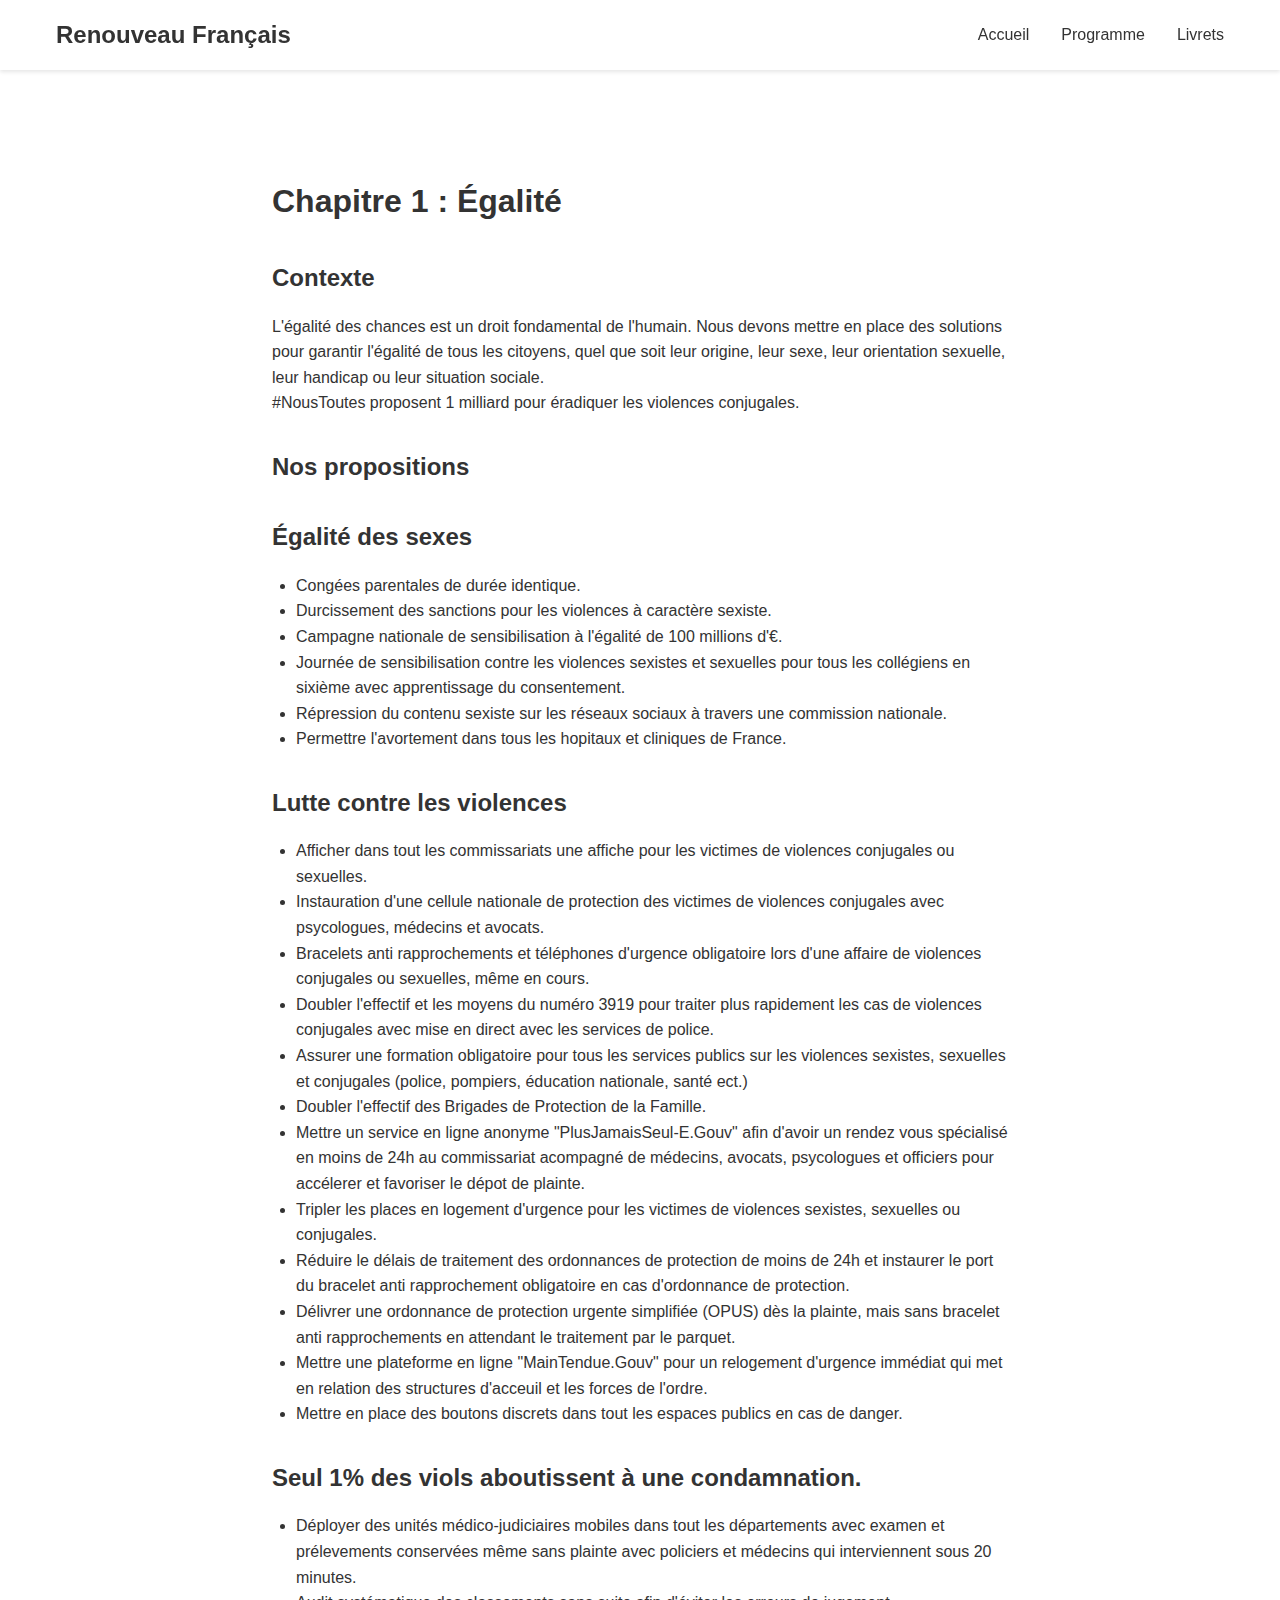
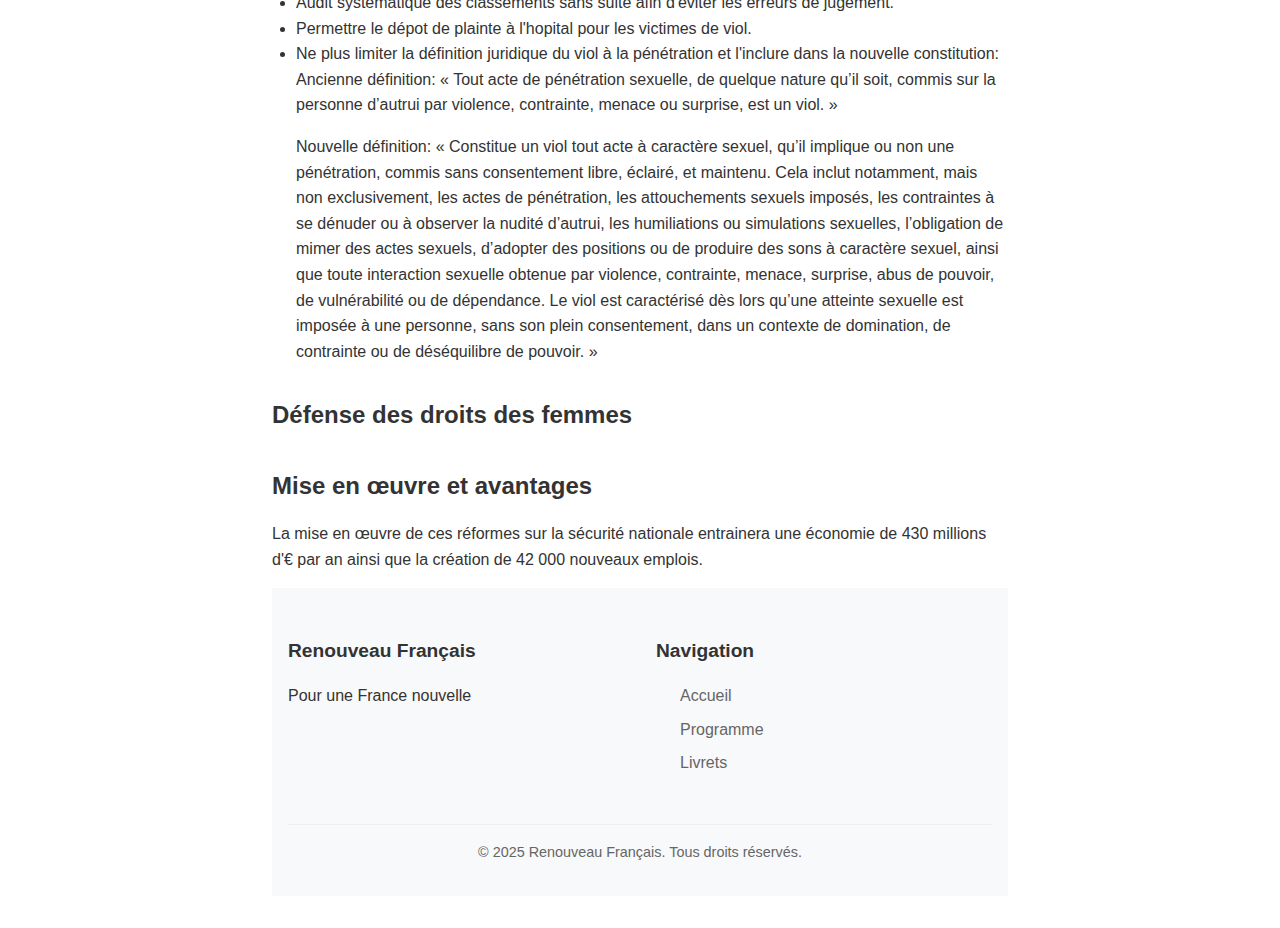
<file: chapitres/5-1.html>
<!DOCTYPE html>
<html lang="fr">
  <head>
    <meta charset="UTF-8" />
    <meta name="viewport" content="width=device-width, initial-scale=1.0" />
    <title>Sécurité - Renouveau Français</title>
    <link rel="stylesheet" href="../styles.css" />
  </head>
  <body>
    <header class="main-header">
      <nav>
        <div class="logo">
          <a href="../index.html">Renouveau Français</a>
        </div>
        <ul class="nav-links">
          <li><a href="../index.html">Accueil</a></li>
          <li><a href="../programme.html">Programme</a></li>
          <li><a href="../livrets.html">Livrets</a></li>
        </ul>
      </nav>
    </header>

    <main class="chapter-content">
      <h1>Chapitre 1 : Égalité</h1>

      <section>
        <h2>Contexte</h2>
        <p>
          L'égalité des chances est un droit fondamental de l'humain. Nous devons mettre en place des solutions pour garantir l'égalité de tous les citoyens, quel que soit leur origine, leur sexe, leur orientation sexuelle, leur handicap ou leur situation sociale.<br>
          #NousToutes proposent 1 milliard pour éradiquer les violences conjugales.
        </p>
      </section>

      <section>
        <h2>Nos propositions</h2>

        <h2>Égalité des sexes</h2>
        <ul>
          <li>Congées parentales de durée identique.</li>
          <li>Durcissement des sanctions pour les violences à caractère sexiste.</li>
          <li>Campagne nationale de sensibilisation à l'égalité de 100 millions d'€.</li>
          <li>Journée de sensibilisation contre les violences sexistes et sexuelles pour tous les collégiens en sixième avec apprentissage du consentement.</li>
          <li>Répression du contenu sexiste sur les réseaux sociaux à travers une commission nationale.</li>
          <li>Permettre l'avortement dans tous les hopitaux et cliniques de France.</li>
          </section>

          <h2>Lutte contre les violences</h2>
          <ul>
            <li>Afficher dans tout les commissariats une affiche pour les victimes de violences conjugales ou sexuelles.</li>
            <li>Instauration d'une cellule nationale de protection des victimes de violences conjugales avec psycologues, médecins et avocats.</li>
            <li>Bracelets anti rapprochements et téléphones d'urgence obligatoire lors d'une affaire de violences conjugales ou sexuelles, même en cours.</li>
            <li>Doubler l'effectif et les moyens du numéro 3919 pour traiter plus rapidement les cas de violences conjugales avec mise en direct avec les services de police.</li>
            <li>Assurer une formation obligatoire pour tous les services publics sur les violences sexistes, sexuelles et conjugales (police, pompiers, éducation nationale, santé ect.)</li>
            <li>Doubler l'effectif des Brigades de Protection de la Famille.</li>
            <li>Mettre un service en ligne anonyme "PlusJamaisSeul-E.Gouv" afin d'avoir un rendez vous spécialisé en moins de 24h au commissariat acompagné de médecins, avocats, psycologues et officiers pour accélerer et favoriser le dépot de plainte.</li>
            <li>Tripler les places en logement d'urgence pour les victimes de violences sexistes, sexuelles ou conjugales.</li>
            <li>Réduire le délais de traitement des ordonnances de protection de moins de 24h et instaurer le port du bracelet anti rapprochement obligatoire en cas d'ordonnance de protection.</li>
            <li>Délivrer une ordonnance de protection urgente simplifiée (OPUS) dès la plainte, mais sans bracelet anti rapprochements en attendant le traitement par le parquet.</li>
            <li>Mettre une plateforme en ligne "MainTendue.Gouv" pour un relogement d'urgence immédiat qui met en relation des structures d'acceuil et les forces de l'ordre.</li>
            <li>Mettre en place des boutons discrets dans tout les espaces publics en cas de danger.</li>

          </ul>
          <h2>Seul 1% des viols aboutissent à une condamnation.</h2>
          <ul>
            <li>Déployer des unités médico-judiciaires mobiles dans tout les départements avec examen et prélevements conservées même sans plainte avec policiers et médecins qui interviennent sous 20 minutes.</li>
            <li>Audit systématique des classements sans suite afin d'éviter les erreurs de jugement.</li>
            <li>Permettre le dépot de plainte à l'hopital pour les victimes de viol.</li>
            <li>Ne plus limiter la définition juridique du viol à la pénétration et l'inclure dans la nouvelle constitution:</li>
            <p>Ancienne définition: « Tout acte de pénétration sexuelle, de quelque nature qu’il soit, commis sur la personne d’autrui par violence, contrainte, menace ou surprise, est un viol. »</p>
            <p>Nouvelle définition: « Constitue un viol tout acte à caractère sexuel, qu’il implique ou non une pénétration, commis sans consentement libre, éclairé, et maintenu. Cela inclut notamment, mais non exclusivement, les actes de pénétration, les attouchements sexuels imposés, les contraintes à se dénuder ou à observer la nudité d’autrui, les humiliations ou simulations sexuelles, l’obligation de mimer des actes sexuels, d’adopter des positions ou de produire des sons à caractère sexuel, ainsi que toute interaction sexuelle obtenue par violence, contrainte, menace, surprise, abus de pouvoir, de vulnérabilité ou de dépendance. Le viol est caractérisé dès lors qu’une atteinte sexuelle est imposée à une personne, sans son plein consentement, dans un contexte de domination, de contrainte ou de déséquilibre de pouvoir. »</p>
          </ul>

          <h2>Défense des droits des femmes</h2>
<!--Deployement-->
          <section>
            <h2>Mise en œuvre et avantages</h2>
            <p>La mise en œuvre de ces réformes sur la sécurité nationale entrainera une économie de 430 millions d'€ par an ainsi que la création de 42 000 nouveaux emplois.</p>
          </section>
    



          <footer>
            <div class="footer-content">
              <div class="footer-section">
                <h4>Renouveau Français</h4>
                <p>Pour une France nouvelle</p>
              </div>
              <div class="footer-section">
                <h4>Navigation</h4>
                <ul>
                  <li><a href="index.html">Accueil</a></li>
                  <li><a href="programme.html">Programme</a></li>
                  <li><a href="livrets.html">Livrets</a></li>
                </ul>
              </div>
            </div>
            <div class="footer-bottom">
              <p>&copy; 2025 Renouveau Français. Tous droits réservés.</p>
            </div>
          </footer>
</file>
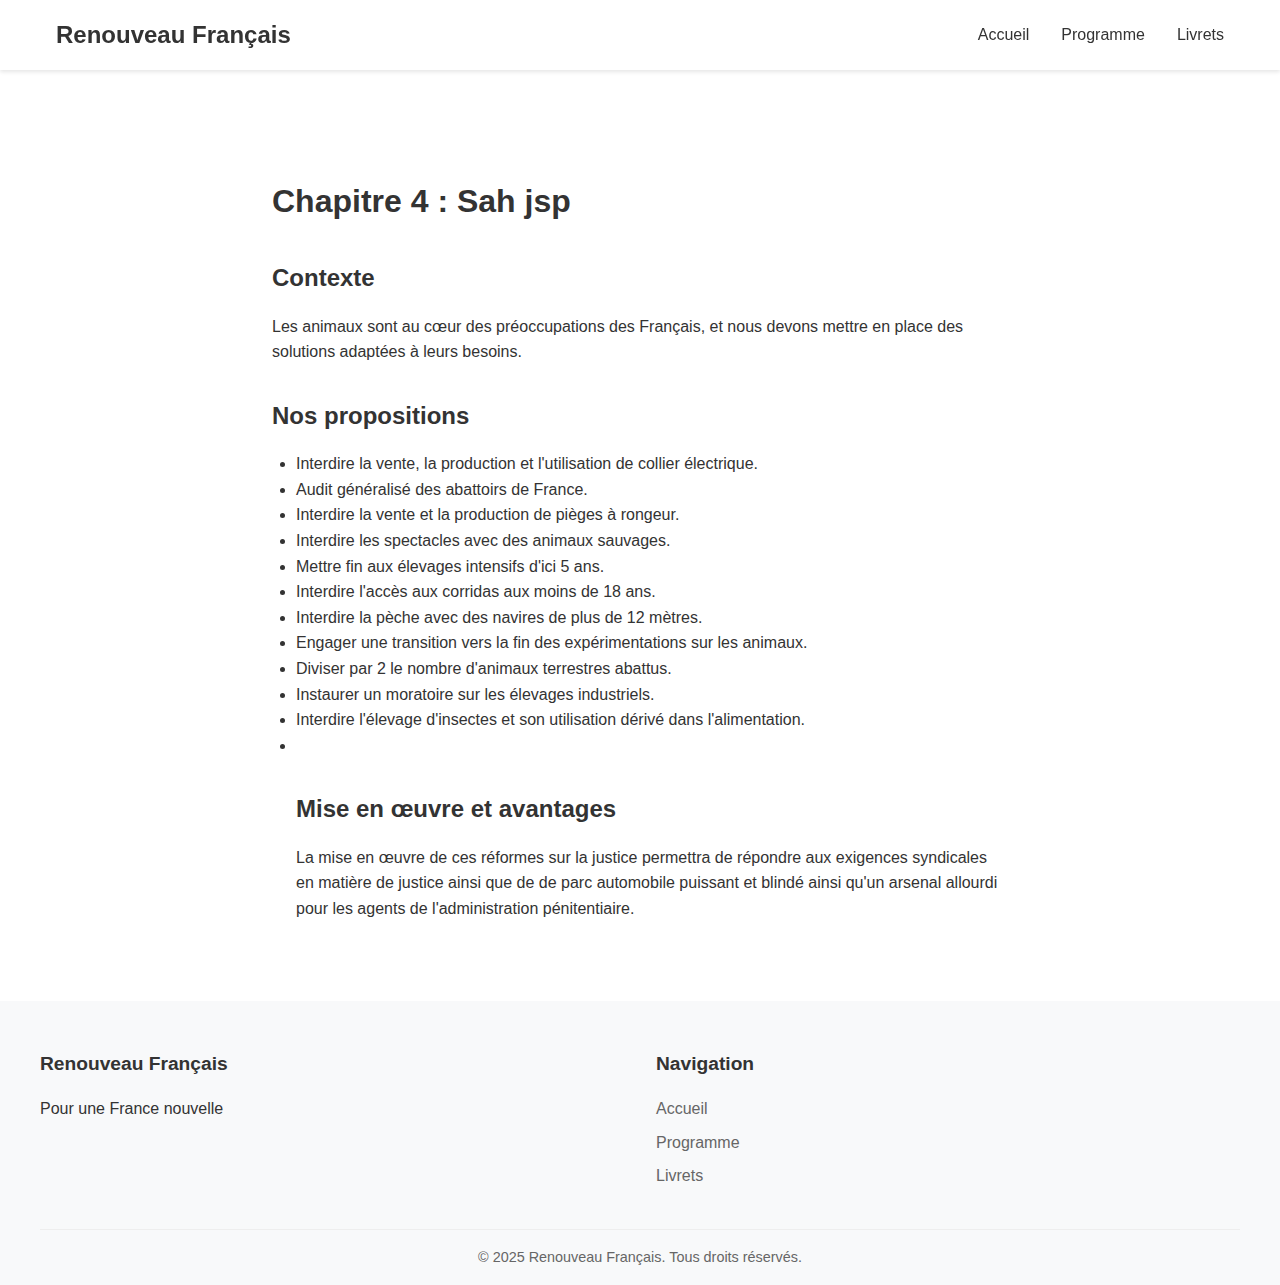
<file: chapitres/5-4.html>
<!DOCTYPE html>
<html lang="fr">
  <head>
    <meta charset="UTF-8" />
    <meta name="viewport" content="width=device-width, initial-scale=1.0" />
    <title>Justice - Renouveau Français</title>
    <link rel="stylesheet" href="../styles.css" />
  </head>
  <body>
    <header class="main-header">
      <nav>
        <div class="logo">
          <a href="../index.html">Renouveau Français</a>
        </div>
        <ul class="nav-links">
          <li><a href="../index.html">Accueil</a></li>
          <li><a href="../programme.html">Programme</a></li>
          <li><a href="../livrets.html">Livrets</a></li>
        </ul>
      </nav>
    </header>

    <main class="chapter-content">
      <h1>Chapitre 4 : Sah jsp</h1>

      <section>
        <h2>Contexte</h2>
        <p>
          Les animaux sont au cœur des préoccupations des Français, et nous
          devons mettre en place des solutions adaptées à leurs besoins.
        </p>
      </section>

      <section>
        <h2>Nos propositions</h2>
        <ul>
          <li>
            Interdire la vente, la production et l'utilisation de collier
            électrique.
          </li>
          <li>Audit généralisé des abattoirs de France.</li>
          <li>Interdire la vente et la production de pièges à rongeur.</li>
          <li>Interdire les spectacles avec des animaux sauvages.</li>
          <li>Mettre fin aux élevages intensifs d'ici 5 ans.</li>
          <li>Interdire l'accès aux corridas aux moins de 18 ans.</li>
          <li>Interdire la pèche avec des navires de plus de 12 mètres.</li>
          <li>
            Engager une transition vers la fin des expérimentations sur les
            animaux.
          </li>
          <li>Diviser par 2 le nombre d'animaux terrestres abattus.</li>
          <li>Instaurer un moratoire sur les élevages industriels.</li>
          <li>
            Interdire l'élevage d'insectes et son utilisation dérivé dans
            l'alimentation.
          </li>
          <li></li>
          <section>
            <h2>Mise en œuvre et avantages</h2>
            <p>
              La mise en œuvre de ces réformes sur la justice permettra de
              répondre aux exigences syndicales en matière de justice ainsi que
              de de parc automobile puissant et blindé ainsi qu'un arsenal
              allourdi pour les agents de l'administration pénitentiaire.
            </p>
          </section>
        </ul>
      </section>
    </main>

    <footer>
      <div class="footer-content">
        <div class="footer-section">
          <h4>Renouveau Français</h4>
          <p>Pour une France nouvelle</p>
        </div>
        <div class="footer-section">
          <h4>Navigation</h4>
          <ul>
            <li><a href="../index.html">Accueil</a></li>
            <li><a href="../programme.html">Programme</a></li>
            <li><a href="../livrets.html">Livrets</a></li>
          </ul>
        </div>
      </div>
      <div class="footer-bottom">
        <p>&copy; 2025 Renouveau Français. Tous droits réservés.</p>
      </div>
    </footer>
  </body>
</html>
</file>
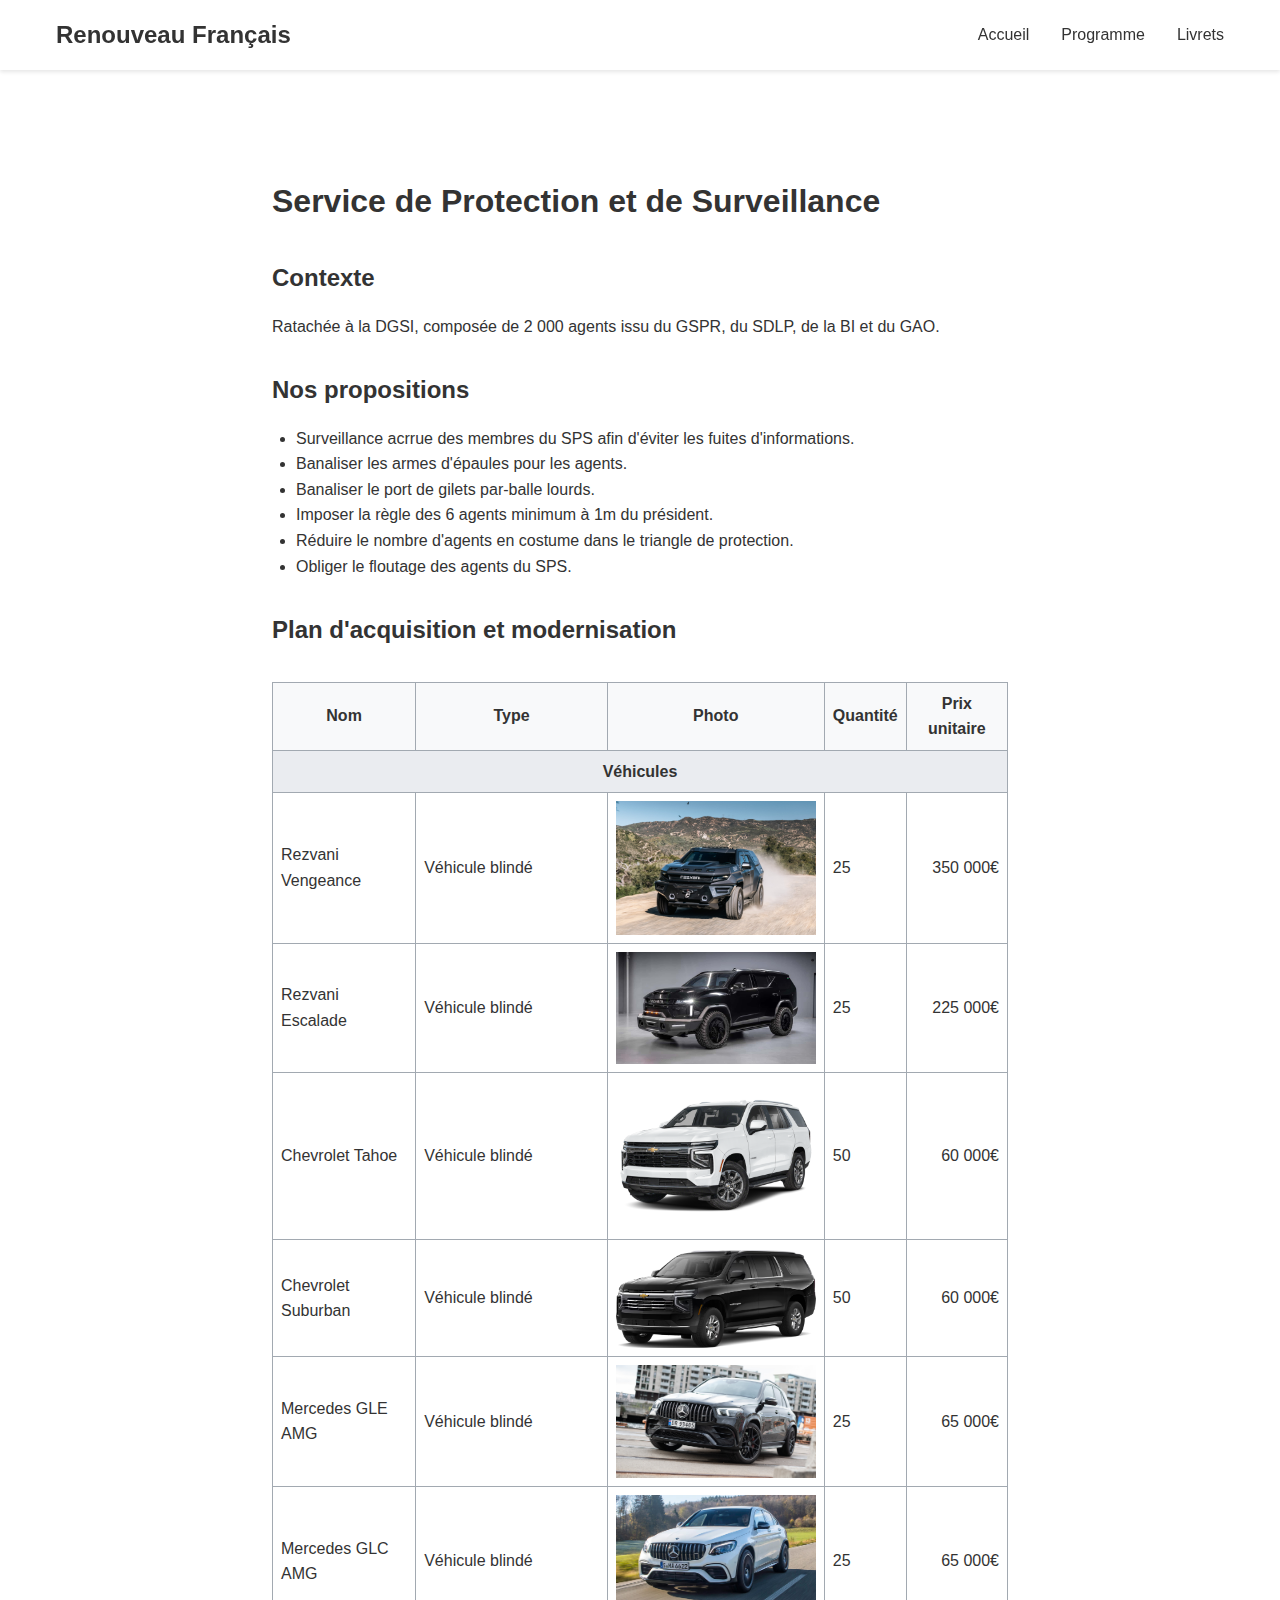
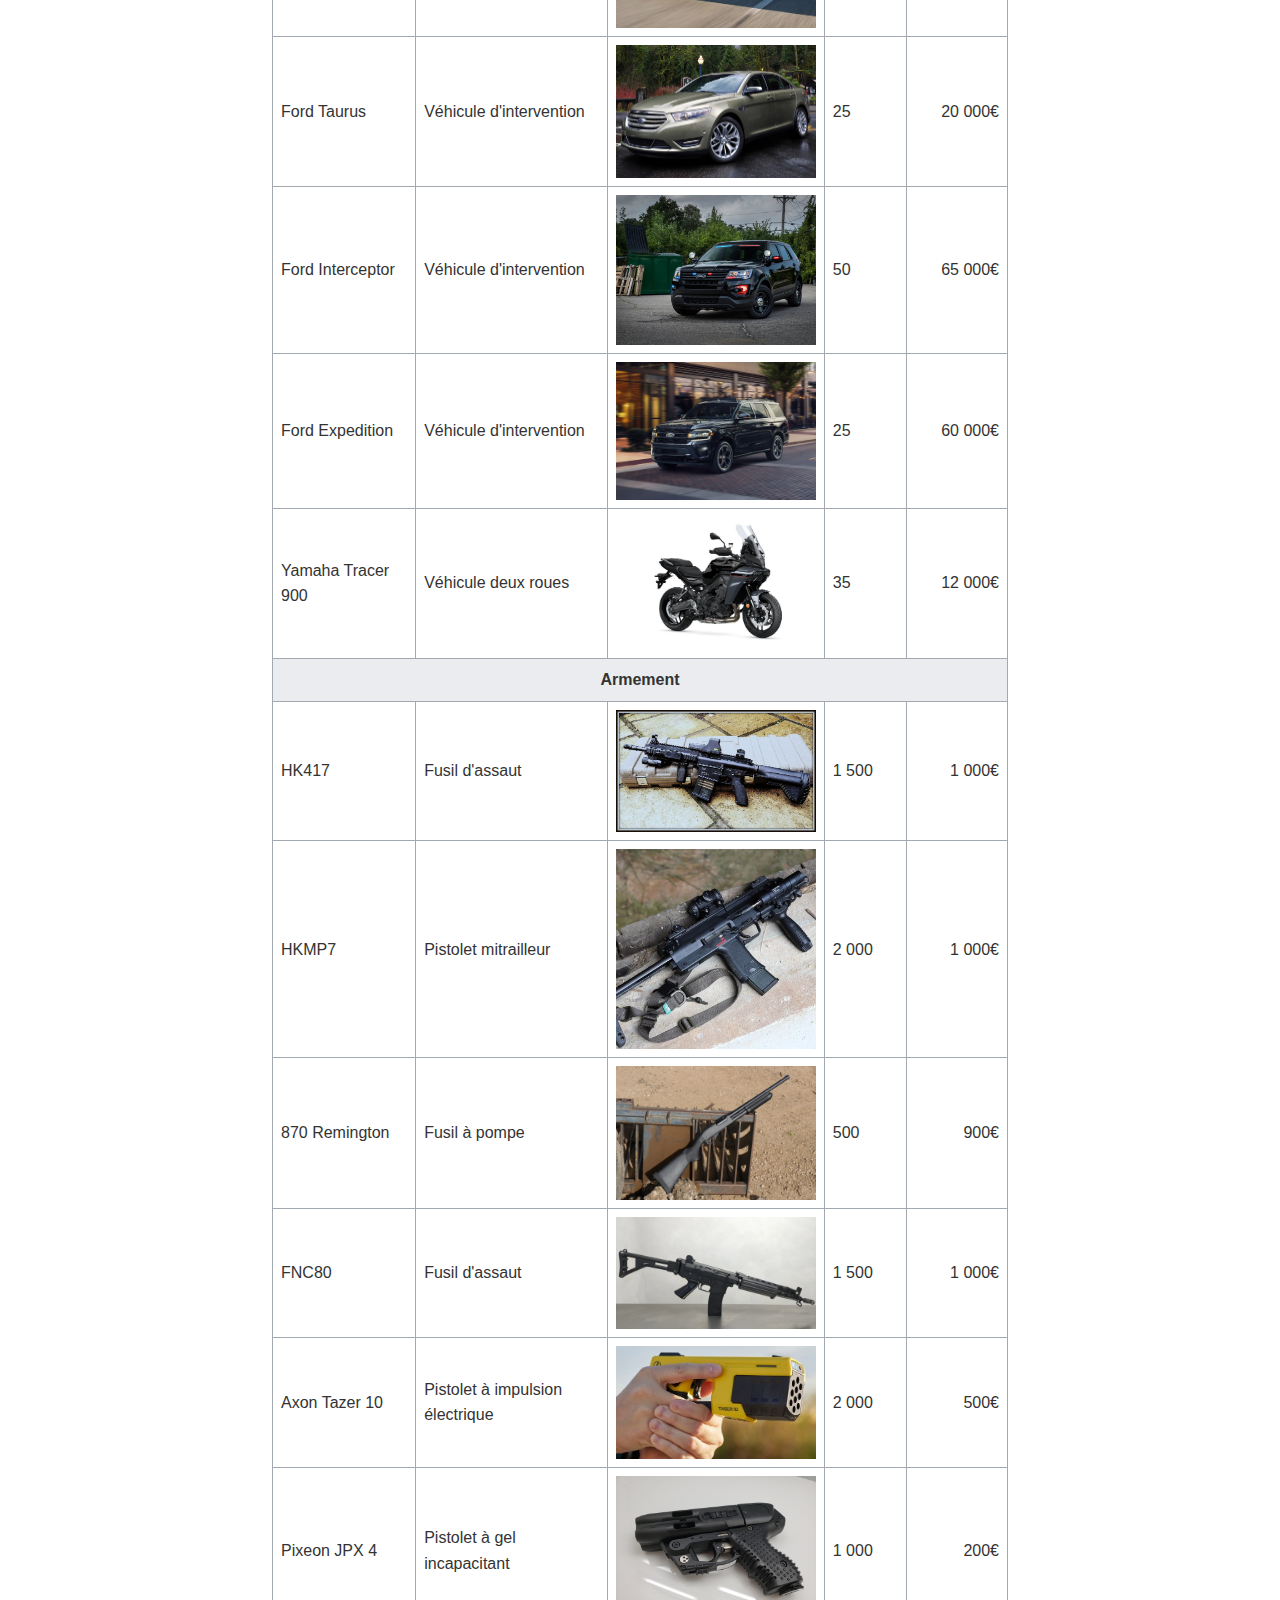
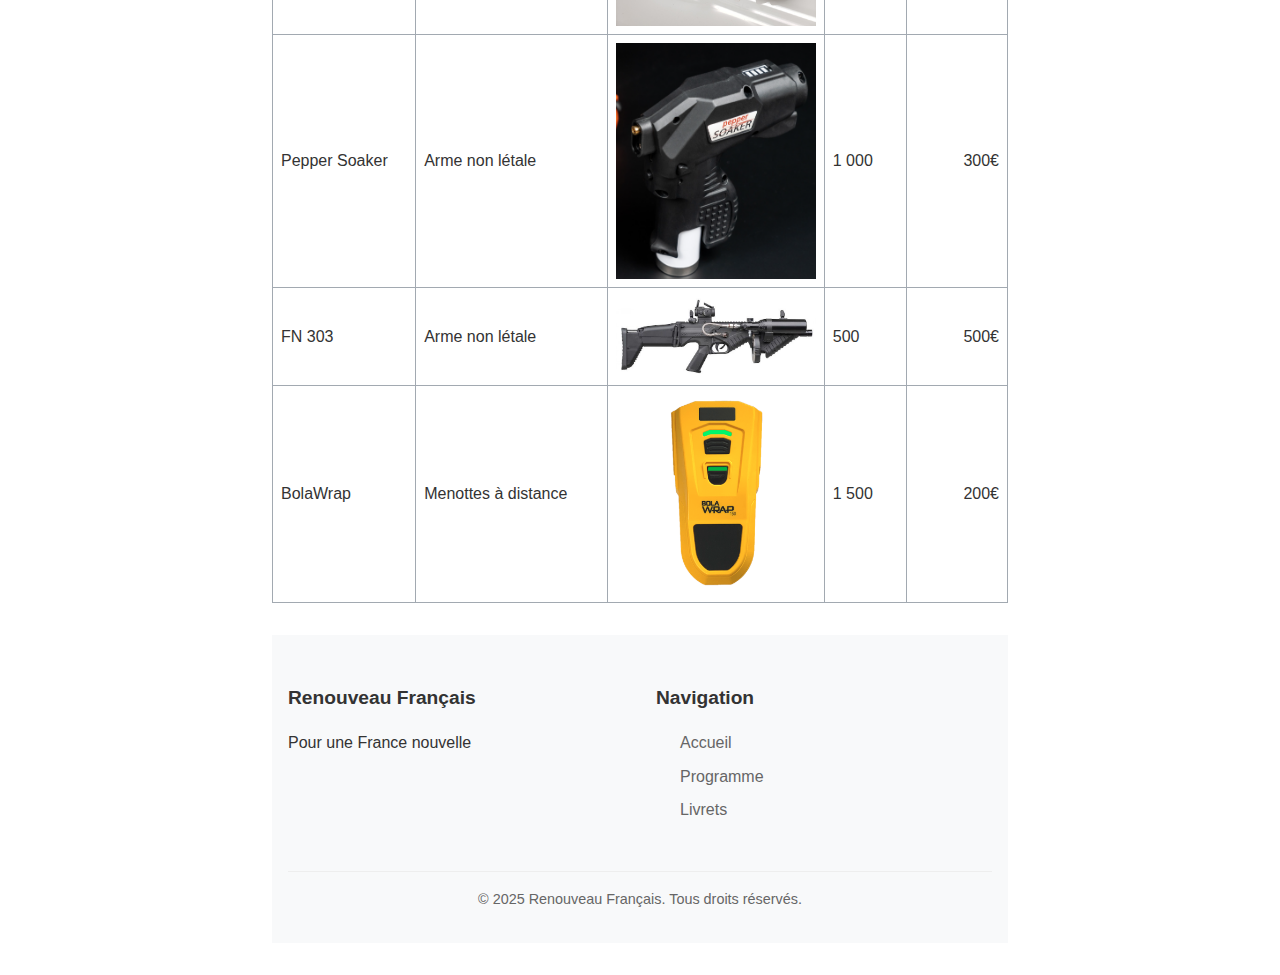
<file: livrets/sps.html>
<!DOCTYPE html>
<html lang="fr">
  <head>
    <meta charset="UTF-8" />
    <meta name="viewport" content="width=device-width, initial-scale=1.0" />
    <title>SPS - Renouveau Français</title>
    <link rel="stylesheet" href="../styles.css" />
  </head>
  <body>
    <header class="main-header">
      <nav>
        <div class="logo">
          <a href="../index.html">Renouveau Français</a>
        </div>
        <ul class="nav-links">
          <li><a href="../index.html">Accueil</a></li>
          <li><a href="../programme.html">Programme</a></li>
          <li><a href="../livrets.html">Livrets</a></li>
        </ul>
      </nav>
    </header>

    <main class="chapter-content">
      <h1>Service de Protection et de Surveillance</h1>

      <section>
        <h2>Contexte</h2>
        <p>
          Ratachée à la DGSI, composée de 2 000 agents issu du GSPR, du SDLP, de la BI et du GAO.
        </p>
      </section>

      <section>
        <h2>Nos propositions</h2>
        <ul>
          <li>
          Surveillance acrrue des membres du SPS afin d'éviter les fuites d'informations.
          </li>
          <li>Banaliser les armes d'épaules pour les agents.</li>
          <li>Banaliser le port de gilets par-balle lourds.</li>
          <li>Imposer la règle des 6 agents minimum à 1m du président.</li>
          <li>Réduire le nombre d'agents en costume dans le triangle de protection.</li>
          <li>Obliger le floutage des agents du SPS.</li>
        </ul>
      </section>

      <section>
        <h2>Plan d'acquisition et modernisation</h2>
        <table class="wiki-table">
          <tr>
            <th>Nom</th>
            <th>Type</th>
            <th>Photo</th>
            <th>Quantité</th>
            <th>Prix unitaire</th>
          </tr>

          <!-- Véhicules -->
          <tr>
            <td colspan="5" class="category-header">Véhicules</td>
          </tr>
          <tr>
            <td>Rezvani Vengeance</td>
            <td>Véhicule blindé</td>
            <td>
              <img
                src="../images/equipment/vengeance2.jpg"
                alt="Rezvani Vengeance"
              />
            </td>
            <td>25</td>
            <td class="price">350 000€</td>
          </tr>
          <tr>
            <td>Rezvani Escalade</td>
            <td>Véhicule blindé</td>
            <td>
              <img
                src="../images/equipment/escalade.jpg"
                alt="Rezvani Escalade"
              />
            </td>
            <td>25</td>
            <td class="price">225 000€</td>
          </tr>
          <tr>
            <td>Chevrolet Tahoe</td>
            <td>Véhicule blindé</td>
            <td>
              <img src="../images/equipment/tahoe.png" alt="Chevrolet Tahoe" />
            </td>
            <td>50</td>
            <td class="price">60 000€</td>
          </tr>
          <tr>
            <td>Chevrolet Suburban</td>
            <td>Véhicule blindé</td>
            <td>
              <img
                src="../images/equipment/suruban.png"
                alt="Chevrolet Suburban"
              />
            </td>
            <td>50</td>
            <td class="price">60 000€</td>
          </tr>
            <td>Mercedes GLE AMG</td>
            <td>Véhicule blindé</td>
            <td>
              <img src="../images/equipment/gle.png" alt="Mercedes GLE" />
            </td>
            <td>25</td>
            <td class="price">65 000€</td>
          </tr>
          <tr>
            <td>Mercedes GLC AMG</td>
            <td>Véhicule blindé</td>
            <td>
              <img src="../images/equipment/glc.png" alt="Mercedes GLC" />
            </td>
            <td>25</td>
            <td class="price">65 000€</td>
          <tr>
            <td>Ford Taurus</td>
            <td>Véhicule d'intervention</td>
            <td>
              <img src="../images/equipment/taurus.png" alt="Ford Taurus" />
            </td>
            <td>25</td>
            <td class="price">20 000€</td>
          </tr>
          <tr>
            <td>Ford Interceptor</td>
            <td>Véhicule d'intervention</td>
            <td>
              <img src="../images/equipment/interceptor.png" alt="Ford Interceptor" />
            </td>
            <td>50</td>
            <td class="price">65 000€</td>
          </tr>
          <tr>
            <td>Ford Expedition</td>
            <td>Véhicule d'intervention</td>
            <td>
              <img src="../images/equipment/expedition.jpg" alt="Ford Expedition" />
            </td>
            <td>25</td>
            <td class="price">60 000€</td>
          </tr>
            <tr>
              <td>Yamaha Tracer 900</td>
              <td>Véhicule deux roues</td>
              <td><img src="../images/equipment/tracer.jpg" alt="TRK702" /></td>
              <td>35</td>
              <td class="price">12 000€</td>
            </tr>
            <td colspan="5" class="category-header">Armement</td>
          </tr>
          <tr>
            <td>HK417</td>
            <td>Fusil d'assaut</td>
            <td>
              <img src="../images/equipment/hk417.jpg" alt="HK417" />
            </td>
            <td>1 500</td>
            <td class="price">1 000€</td>
          </tr>
          <tr>
            <td>HKMP7</td>
            <td>Pistolet mitrailleur</td>
            <td>
              <img src="../images/equipment/hkmp7.png" alt="HKMP7" />
            </td>
            <td>2 000</td>
            <td class="price">1 000€</td>
          </tr>
          <tr>
          <tr>
            <td>870 Remington</td>
            <td>Fusil à pompe</td>
            <td>
              <img src="../images/equipment/870.jpg" alt="870 Remington" />
            </td>
            <td>500</td>
            <td class="price">900€</td>
          </tr>
          <tr>
            <td>FNC80</td>
            <td>Fusil d'assaut</td>
            <td>
              <img src="../images/equipment/fnc80.png" alt="FNC80" />
            </td>
            <td>1 500</td>
            <td class="price">1 000€</td>
          </tr>
          <tr>
            <td>Axon Tazer 10</td>
            <td>Pistolet à impulsion électrique</td>
            <td>
              <img src="../images/equipment/taser10.jpg" alt="Axon Tazer 10" />
            </td>
            <td>2 000</td>
            <td class="price">500€</td>
          </tr>
          <tr>
            <td>Pixeon JPX 4</td>
            <td>Pistolet à gel incapacitant</td>
            <td>
              <img src="../images/equipment/jpx4.jpg" alt="Pixeon JPX 4" />
            </td>
            <td>1 000</td>
            <td class="price">200€</td>
          </tr>
          <td>Pepper Soaker</td>
          <td>Arme non létale</td>
          <td>
            <img src="../images/equipment/pepper.png" alt="Pepper Soaker" />
          </td>
          <td>1 000</td>
          <td class="price">300€</td>
        </tr>
        <tr>
          <td>FN 303</td>
          <td>Arme non létale</td>
          <td>
            <img src="../images/equipment/fn303.jpg" alt="FN 303" />
          </td>
          <td>500</td>
          <td class="price">500€</td>
        </tr>
        <tr>
          <td>BolaWrap</td>
          <td>Menottes à distance</td>
          <td>
            <img src="../images/equipment/bolawrap.png" alt="BolaWrap" />
          </td>
          <td>1 500</td>
          <td class="price">200€</td>
        </tr>
        </table>
      </section>

    <footer>
      <div class="footer-content">
        <div class="footer-section">
          <h4>Renouveau Français</h4>
          <p>Pour une France nouvelle</p>
        </div>
        <div class="footer-section">
          <h4>Navigation</h4>
          <ul>
            <li><a href="../index.html">Accueil</a></li>
            <li><a href="../programme.html">Programme</a></li>
            <li><a href="../livrets.html">Livrets</a></li>
          </ul>
        </div>
      </div>
      <div class="footer-bottom">
        <p>&copy; 2025 Renouveau Français. Tous droits réservés.</p>
      </div>
    </footer>
  </body>
</html>
</file>
<file: styles.css>
:root {
  --primary-color: #ffc806;
  --secondary-color: #ffc806;
  --text-color: #333;
  --light-bg: #f5f5f5;
}

* {
  margin: 0;
  padding: 0;
  box-sizing: border-box;
}

html,
body {
  height: 100%;
}

body {
  font-family: 'Inter', -apple-system, BlinkMacSystemFont, 'Segoe UI', Roboto,
    Oxygen, Ubuntu, Cantarell, sans-serif;
  line-height: 1.6;
  color: #333;
  background-color: #fff;
  display: flex;
  flex-direction: column;
  min-height: 100vh;
  margin: 0;
  position: relative;
}

.main-header {
  background-color: #fff;
  box-shadow: 0 2px 4px rgba(0, 0, 0, 0.1);
  position: fixed;
  width: 100%;
  top: 0;
  z-index: 1000;
}

.main-header nav {
  max-width: 1200px;
  margin: 0 auto;
  padding: 1rem;
  display: flex;
  justify-content: space-between;
  align-items: center;
}

.logo a {
  font-size: 1.5rem;
  font-weight: 700;
  color: #333;
  text-decoration: none;
}

.nav-links {
  display: flex;
  list-style: none;
  gap: 2rem;
}

.nav-links a {
  color: #333;
  text-decoration: none;
  font-weight: 500;
  transition: color 0.3s ease;
}

.nav-links a:hover,
.nav-links a.active {
  color: #0066cc;
}

main {
  flex: 1;
  max-width: 1200px;
  margin: 8rem auto 2rem;
  padding: 0 1rem;
  width: 100%;
}

.program-container {
  padding-top: 2rem;
}

.program-container h1 {
  text-align: center;
  margin-bottom: 3rem;
  font-size: 2.5rem;
  font-weight: 700;
  padding-top: 1rem;
}

.program-section {
  margin-bottom: 4rem;
}

.program-section h2 {
  font-size: 1.8rem;
  margin-bottom: 2rem;
  padding-bottom: 0.5rem;
  border-bottom: 2px solid #eee;
}

.chapters-grid {
  display: grid;
  grid-template-columns: repeat(auto-fit, minmax(250px, 1fr));
  gap: 1.5rem;
}

.chapter-card {
  background: #fff;
  border: 1px solid #eee;
  border-radius: 8px;
  padding: 1.5rem;
  text-decoration: none;
  color: #333;
  transition: all 0.3s ease;
}

.chapter-card:hover {
  transform: translateY(-2px);
  box-shadow: 0 4px 12px rgba(0, 0, 0, 0.1);
  border-color: #0066cc;
}

.chapter-card h3 {
  font-size: 1.2rem;
  margin-bottom: 0.5rem;
  color: #0066cc;
}

.chapter-card p {
  font-size: 1rem;
  color: #666;
}

.chapter-content {
  max-width: 800px;
  margin: 8rem auto 2rem;
  padding: 2rem;
}

.chapter-content h1 {
  font-size: 2rem;
  margin-bottom: 2rem;
  padding-top: 1rem;
}

.chapter-content h2 {
  font-size: 1.5rem;
  margin: 2rem 0 1rem;
}

.chapter-content p {
  margin-bottom: 1rem;
}

.chapter-content ul {
  margin-bottom: 1rem;
  padding-left: 1.5rem;
}

footer {
  background-color: #f8f9fa;
  padding: 3rem 1rem 1rem;
  width: 100%;
  margin-top: auto;
  position: relative;
  bottom: 0;
  left: 0;
  right: 0;
}

.footer-content {
  max-width: 1200px;
  margin: 0 auto;
  display: grid;
  grid-template-columns: repeat(auto-fit, minmax(200px, 1fr));
  gap: 2rem;
}

.footer-section h4 {
  font-size: 1.2rem;
  margin-bottom: 1rem;
  color: #333;
}

.footer-section ul {
  list-style: none;
}

.footer-section ul li {
  margin-bottom: 0.5rem;
}

.footer-section a {
  color: #666;
  text-decoration: none;
  transition: color 0.3s ease;
}

.footer-section a:hover {
  color: #0066cc;
}

.footer-bottom {
  max-width: 1200px;
  margin: 2rem auto 0;
  padding-top: 1rem;
  border-top: 1px solid #eee;
  text-align: center;
  color: #666;
  font-size: 0.9rem;
}

@media (max-width: 768px) {
  .main-header nav {
    flex-direction: column;
    gap: 1rem;
    text-align: center;
  }

  .nav-links {
    flex-direction: column;
    gap: 1rem;
  }

  .program-section h2 {
    font-size: 1.5rem;
  }

  .chapters-grid {
    grid-template-columns: 1fr;
  }
}

/* Hero Section */
.hero {
  height: 80vh;
  display: flex;
  align-items: center;
  justify-content: center;
  text-align: center;
  background-color: #f8f9fa;
  margin-top: -2rem;
}

.hero-content {
  max-width: 800px;
  padding: 2rem;
}

.hero h1 {
  font-size: 3.5rem;
  margin-bottom: 1rem;
  color: #333;
}

.hero p {
  font-size: 1.5rem;
  color: #666;
  margin-bottom: 2rem;
}

.cta-button {
  display: inline-block;
  padding: 1rem 2rem;
  background-color: #0066cc;
  color: white;
  text-decoration: none;
  border-radius: 8px;
  font-weight: 500;
  transition: background-color 0.3s ease;
}

.cta-button:hover {
  background-color: #0052a3;
}

/* Highlights Section */
.highlights {
  padding: 4rem 1rem;
}

.highlights h2 {
  text-align: center;
  font-size: 2rem;
  margin-bottom: 3rem;
}

.highlights-grid {
  display: grid;
  grid-template-columns: repeat(auto-fit, minmax(300px, 1fr));
  gap: 2rem;
  max-width: 1200px;
  margin: 0 auto;
}

.highlight-card {
  background: white;
  padding: 2rem;
  border-radius: 8px;
  box-shadow: 0 2px 4px rgba(0, 0, 0, 0.1);
  transition: transform 0.3s ease;
}

.highlight-card:hover {
  transform: translateY(-5px);
}

.highlight-card h3 {
  color: #0066cc;
  margin-bottom: 1rem;
}

.highlight-card p {
  color: #666;
}

/* Vision Section */
.vision {
  background-color: #f8f9fa;
  padding: 4rem 1rem;
}

.vision h2 {
  text-align: center;
  font-size: 2rem;
  margin-bottom: 2rem;
}

.vision-content {
  max-width: 800px;
  margin: 0 auto;
  text-align: center;
}

.vision-content p {
  margin-bottom: 2rem;
  font-size: 1.2rem;
  color: #666;
  line-height: 1.8;
}

.secondary-button {
  display: inline-block;
  padding: 0.8rem 1.5rem;
  background-color: transparent;
  color: #0066cc;
  text-decoration: none;
  border: 2px solid #0066cc;
  border-radius: 8px;
  font-weight: 500;
  transition: all 0.3s ease;
}

.secondary-button:hover {
  background-color: #0066cc;
  color: white;
}

/* Responsive Design pour la page d'accueil */
@media (max-width: 768px) {
  .hero {
    height: 70vh;
  }

  .hero h1 {
    font-size: 2.5rem;
  }

  .hero p {
    font-size: 1.2rem;
  }

  .highlights-grid {
    grid-template-columns: 1fr;
  }

  .vision-content p {
    font-size: 1.1rem;
  }
}

/* Styles pour les tableaux style Wikipédia */
.wiki-table {
  width: 100%;
  border-collapse: collapse;
  margin: 2rem 0;
  background-color: #fff;
}

.wiki-table th,
.wiki-table td {
  border: 1px solid #a2a9b1;
  padding: 0.5rem;
}

.wiki-table th {
  background-color: #f8f9fa;
  text-align: center;
  font-weight: bold;
}

.wiki-table td {
  vertical-align: middle;
}

.wiki-table img {
  max-width: 200px;
  height: auto;
  display: block;
  margin: 0 auto;
}

.wiki-table .category-header {
  background-color: #eaecf0;
  text-align: center;
  font-weight: bold;
}

.wiki-table .price {
  text-align: right;
  white-space: nowrap;
}
</file>
